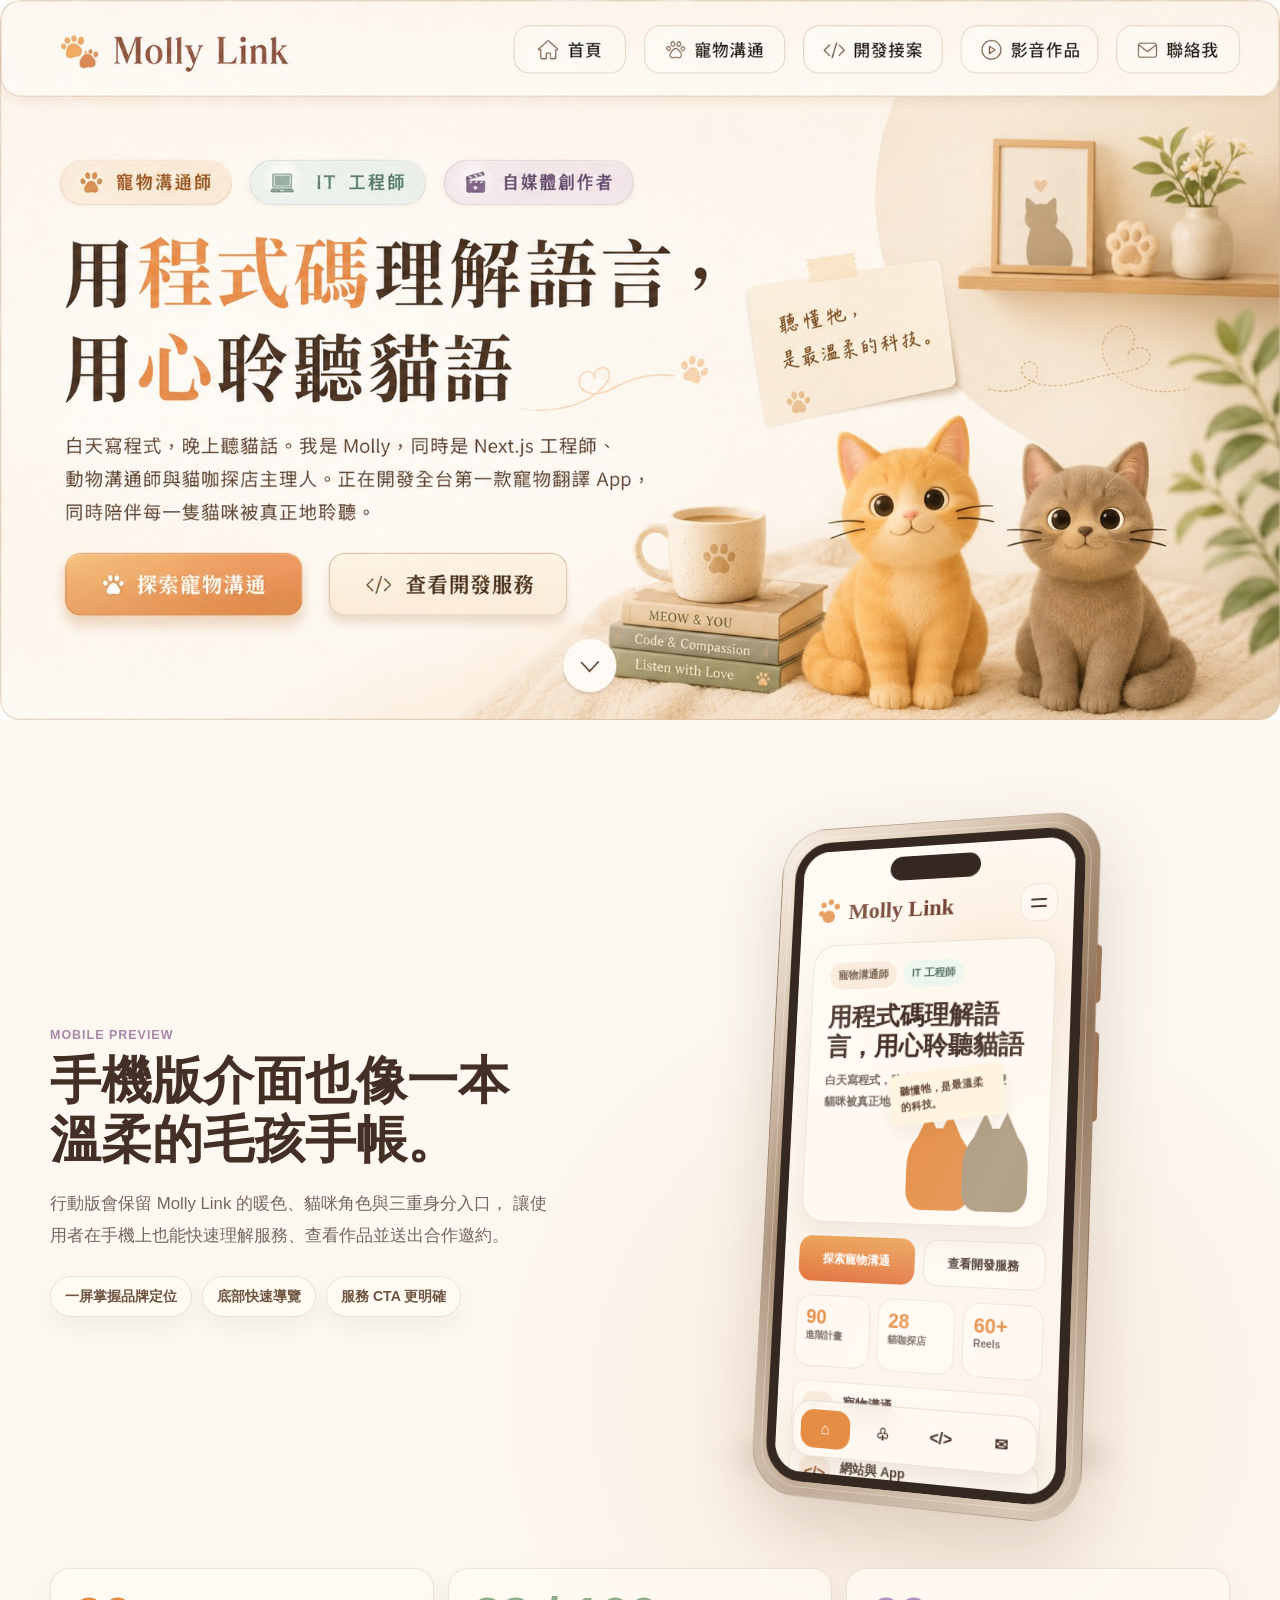
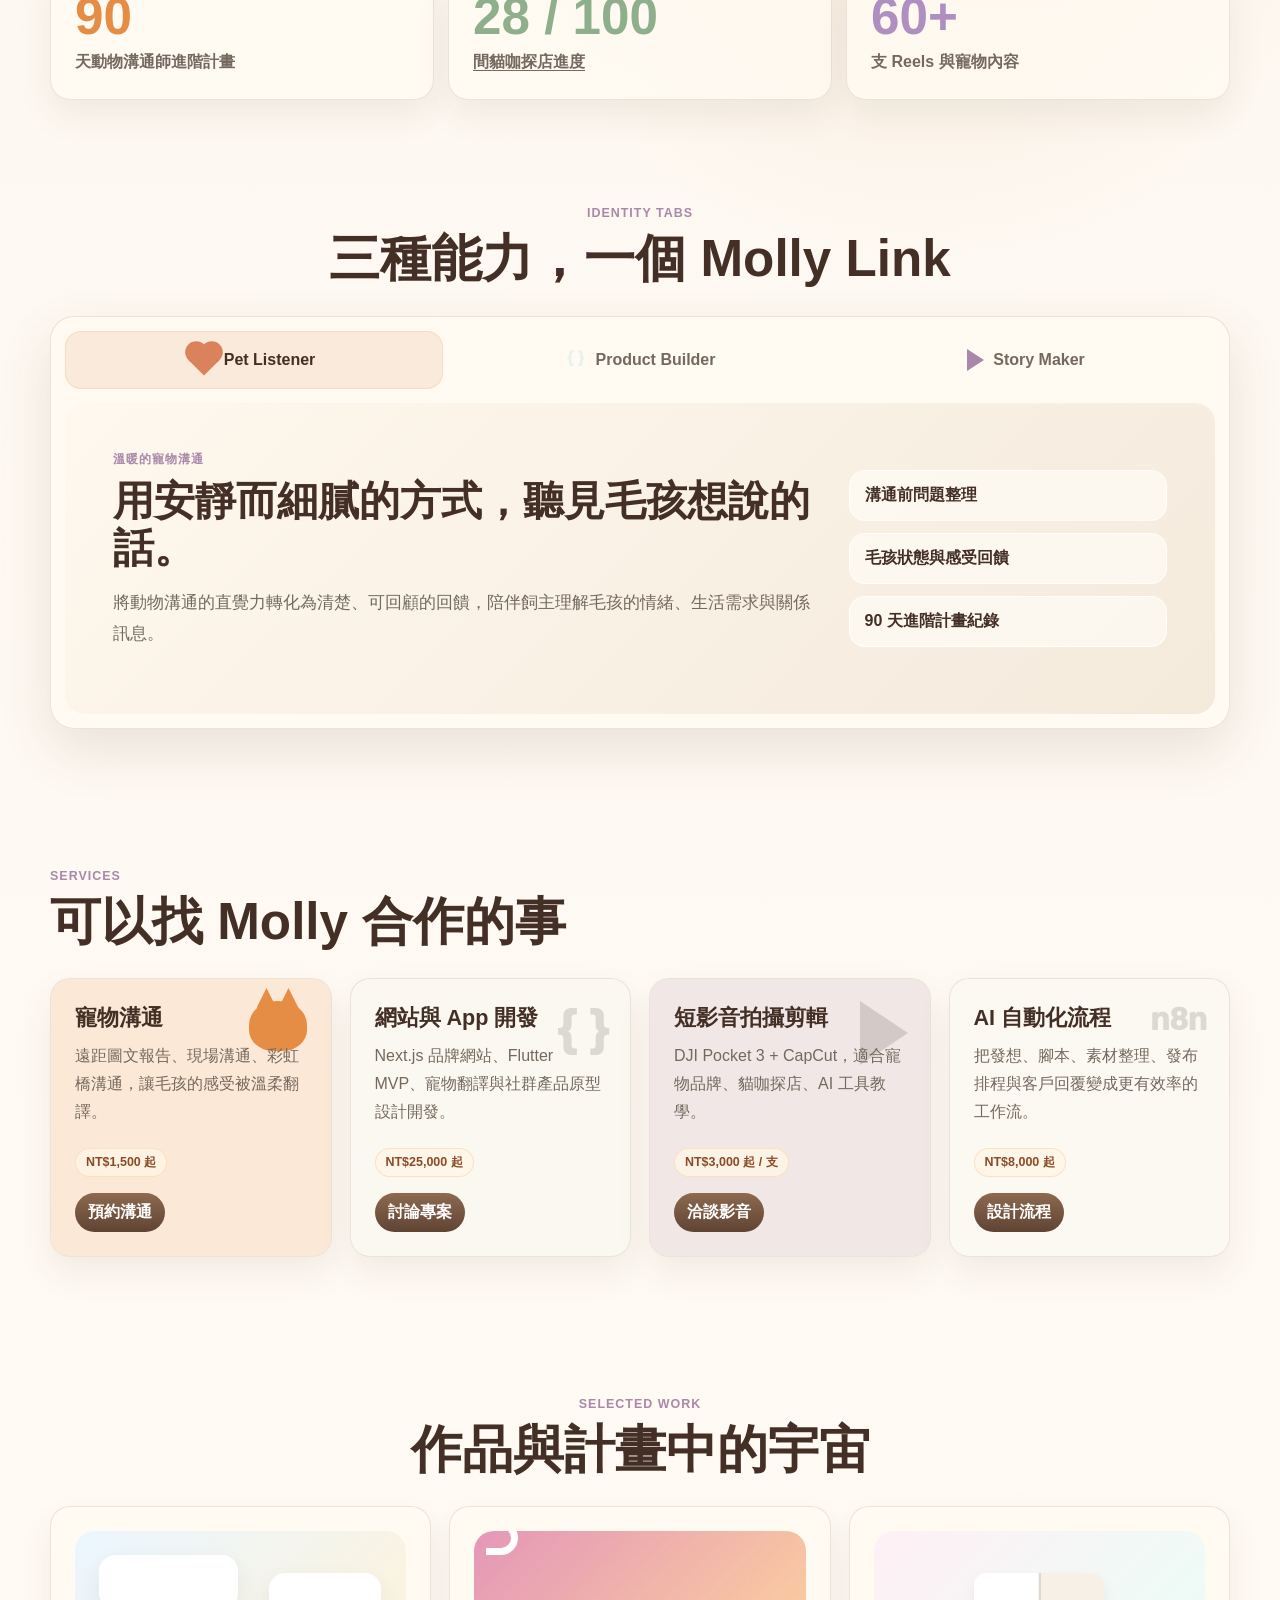
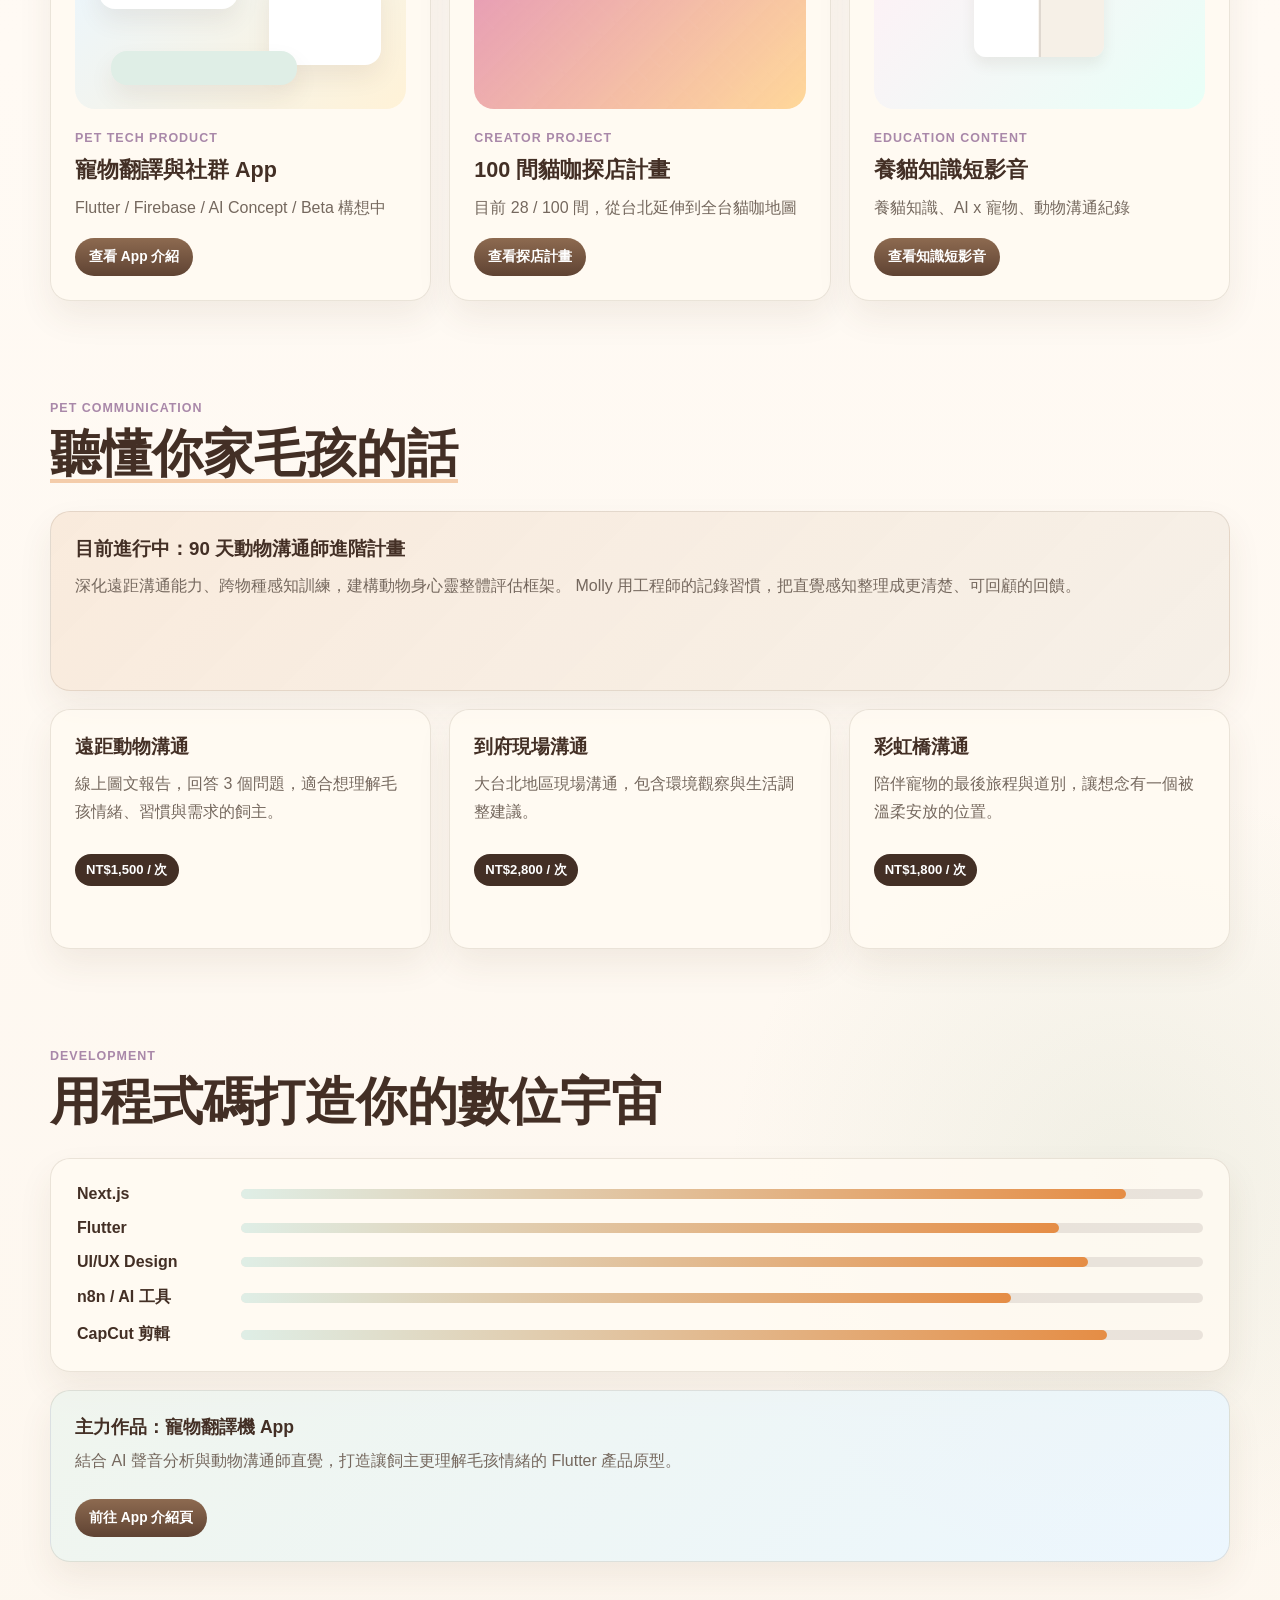
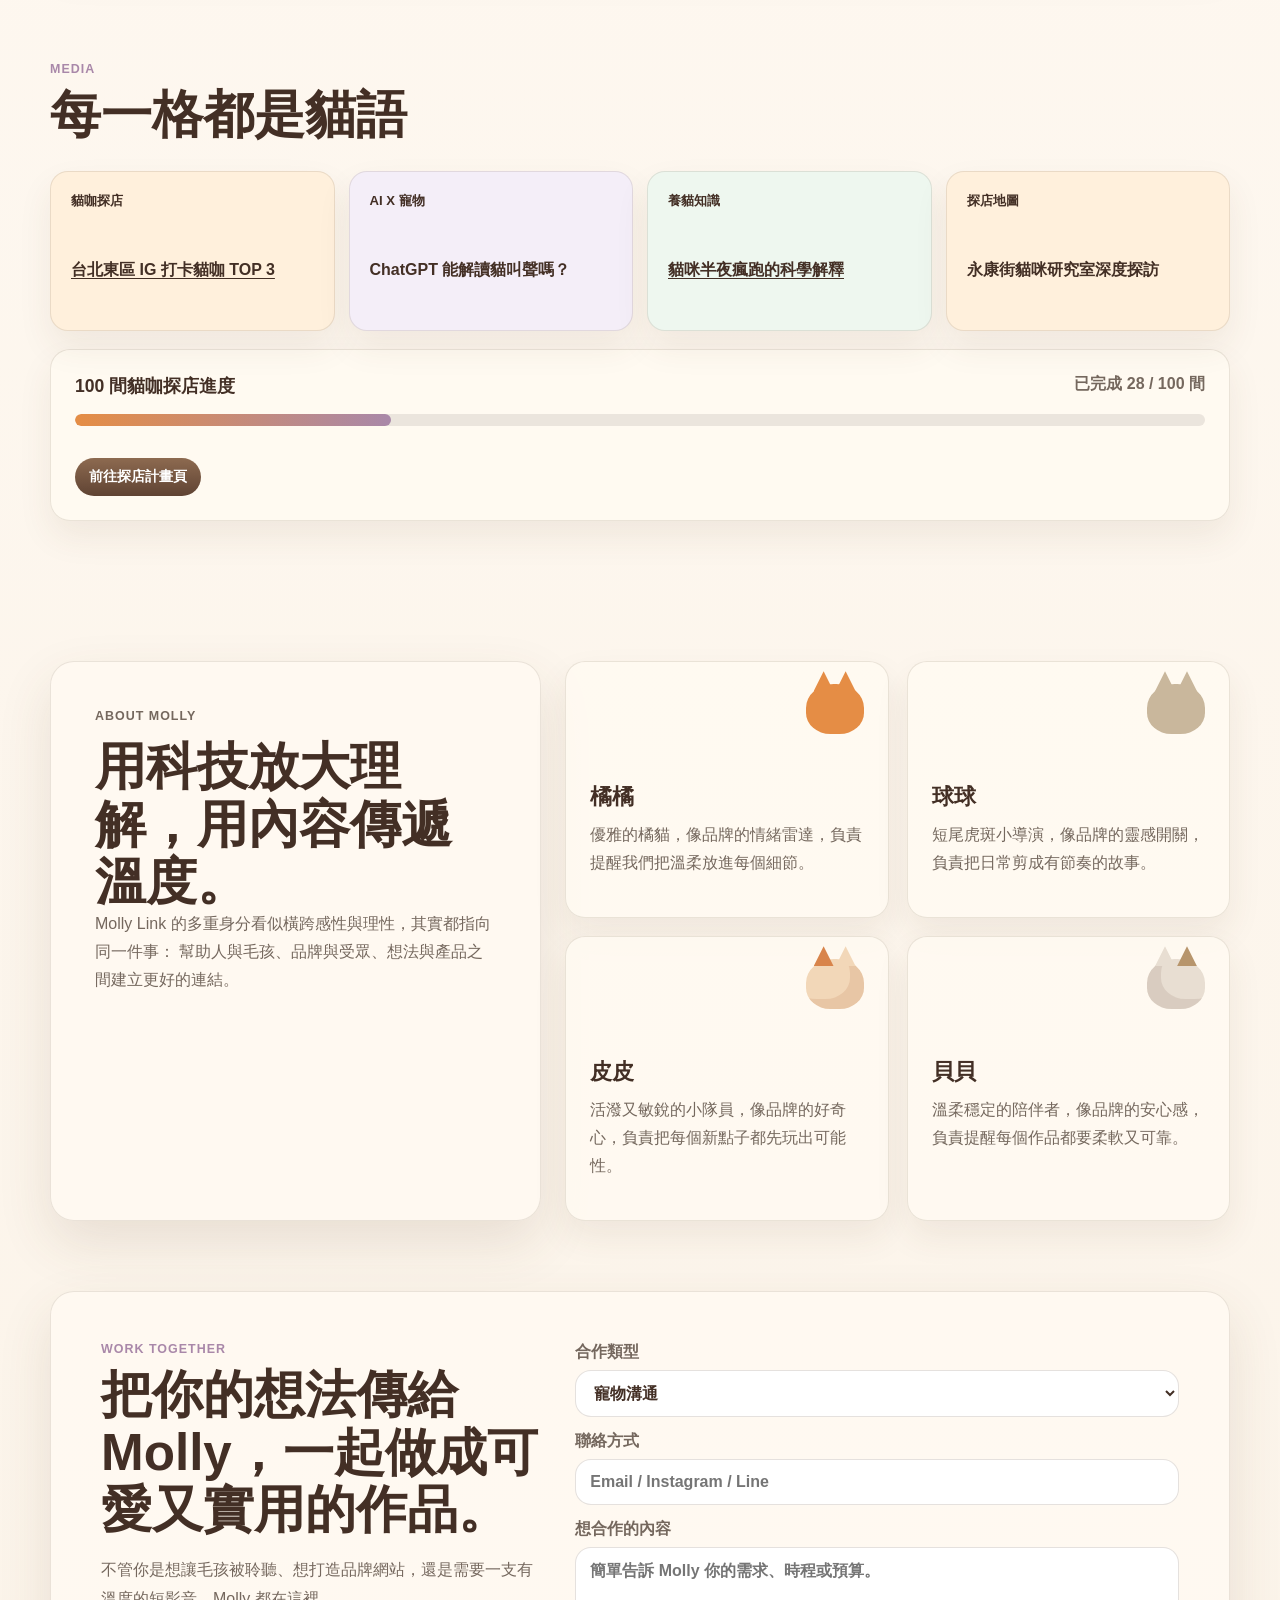
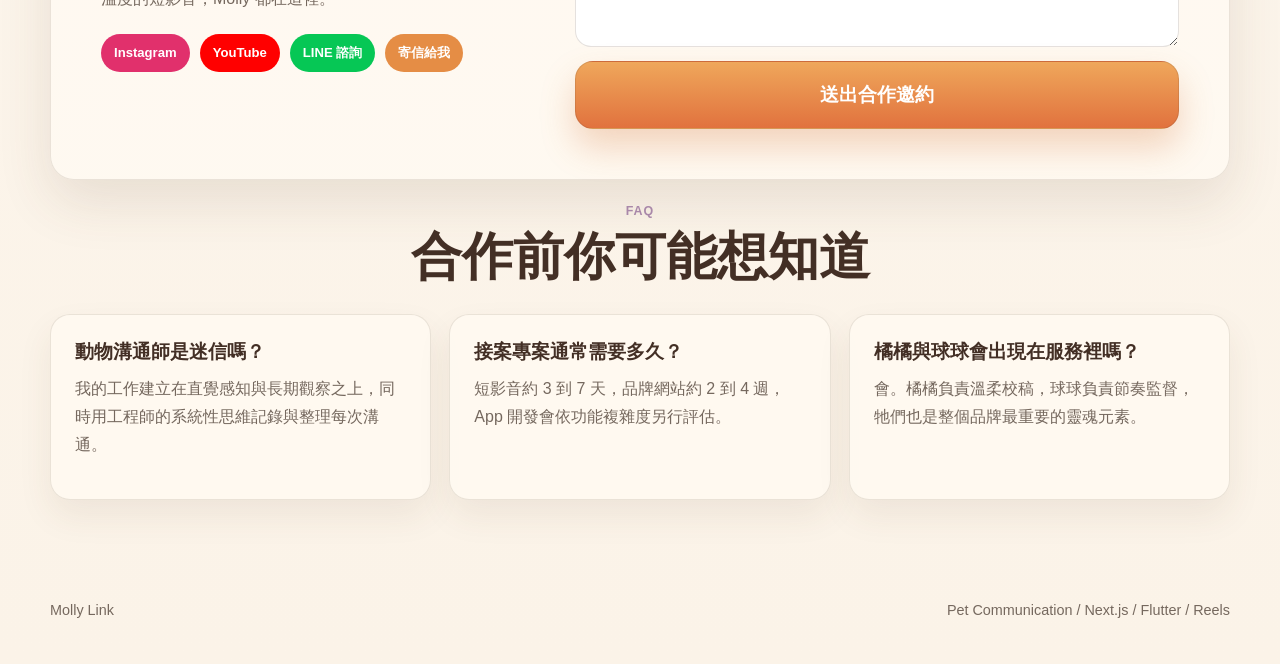
<file: index.html>
<!doctype html>
<html lang="zh-Hant">
  <head>
    <meta charset="utf-8" />
    <meta name="viewport" content="width=device-width, initial-scale=1" />
    <title>Molly Link | Pet, Tech & Story Portfolio</title>
    <meta
      name="description"
      content="Molly Link 的個人介紹與接案作品集：寵物溝通、Next.js / Flutter 開發、自媒體短影音創作。"
    />
    <link rel="stylesheet" href="./styles.css" />
  </head>
  <body>
    <header class="site-header" data-header>
      <a class="brand" href="#home" aria-label="Molly Link home">
        <span class="brand-mark" aria-hidden="true"></span>
        <span>
          <strong>Molly Link</strong>
        </span>
      </a>

      <button class="menu-toggle" type="button" aria-expanded="false" aria-controls="site-nav">
        <span></span>
        <span></span>
        <span></span>
      </button>

      <nav class="site-nav" id="site-nav" aria-label="主要導覽">
        <a href="#home"><span>⌂</span> 首頁</a>
        <a href="#pet"><span>♧</span> 寵物溝通</a>
        <a href="#dev"><span>&lt;/&gt;</span> 開發接案</a>
        <a href="#media"><span>▷</span> 影音作品</a>
        <a class="nav-cta" href="#contact"><span>✉</span> 聯絡我</a>
      </nav>
    </header>

    <main>
      <section class="hero hero-image-cover" id="home" aria-label="Molly Link 首頁封面">
        <img src="./assets/molly-link-cover.jpg" alt="Molly Link 首頁封面：用程式碼理解語言，用心聆聽貓語" />
        <a class="cover-hotspot cover-home" href="#home" aria-label="首頁"></a>
        <a class="cover-hotspot cover-pet" href="#pet" aria-label="寵物溝通"></a>
        <a class="cover-hotspot cover-dev" href="#dev" aria-label="開發接案"></a>
        <a class="cover-hotspot cover-media" href="#media" aria-label="影音作品"></a>
        <a class="cover-hotspot cover-contact" href="#contact" aria-label="聯絡我"></a>
        <a class="cover-hotspot cover-pet-cta" href="#pet" aria-label="探索寵物溝通"></a>
        <a class="cover-hotspot cover-dev-cta" href="#dev" aria-label="查看開發服務"></a>
        <a class="cover-scroll" href="#pet" aria-label="往下瀏覽"></a>
      </section>

      <section class="mobile-showcase" id="mobile" aria-labelledby="mobile-title">
        <div class="mobile-showcase-copy">
          <p class="section-label">Mobile Preview</p>
          <h2 id="mobile-title">手機版介面也像一本溫柔的毛孩手帳。</h2>
          <p>
            行動版會保留 Molly Link 的暖色、貓咪角色與三重身分入口，
            讓使用者在手機上也能快速理解服務、查看作品並送出合作邀約。
          </p>
          <div class="mobile-feature-list">
            <span>一屏掌握品牌定位</span>
            <span>底部快速導覽</span>
            <span>服務 CTA 更明確</span>
          </div>
        </div>

        <div class="phone-mockup" aria-label="Molly Link 手機版介面樣機">
          <div class="phone-shadow"></div>
          <div class="phone-body">
            <div class="phone-side-button top"></div>
            <div class="phone-side-button bottom"></div>
            <div class="phone-screen">
              <div class="phone-notch-ui"></div>
              <div class="mobile-ui">
                <header class="mobile-ui-header">
                  <span class="mobile-paw"></span>
                  <strong>Molly Link</strong>
                  <button type="button" aria-label="開啟選單"><span></span><span></span></button>
                </header>

                <section class="mobile-hero-card">
                  <div class="mobile-chip-row">
                    <span>寵物溝通師</span>
                    <span>IT 工程師</span>
                  </div>
                  <h3>用程式碼理解語言，用心聆聽貓語</h3>
                  <p>白天寫程式，晚上聽貓話。陪每一隻貓咪被真正地聆聽。</p>
                  <div class="mobile-cat-stage">
                    <span class="mobile-cat orange"></span>
                    <span class="mobile-cat tabby"></span>
                    <span class="mobile-note">聽懂牠，是最溫柔的科技。</span>
                  </div>
                </section>

                <section class="mobile-actions">
                  <a href="#pet">探索寵物溝通</a>
                  <a href="#dev">查看開發服務</a>
                </section>

                <section class="mobile-stat-grid">
                  <article><strong>90</strong><span>進階計畫</span></article>
                  <article><strong>28</strong><span>貓咖探店</span></article>
                  <article><strong>60+</strong><span>Reels</span></article>
                </section>

                <section class="mobile-service-list">
                  <article><span>🐾</span><div><strong>寵物溝通</strong><small>遠距圖文報告</small></div></article>
                  <article><span>&lt;/&gt;</span><div><strong>網站與 App</strong><small><a href="./pet-translator-app.html">寵物翻譯機 App</a></small></div></article>
                  <article><span>▷</span><div><strong>短影音作品</strong><small>貓咖與 AI 主題</small></div></article>
                </section>

                <nav class="mobile-bottom-nav" aria-label="手機版底部導覽">
                  <a href="#home">⌂</a>
                  <a href="#pet">♧</a>
                  <a href="#dev">&lt;/&gt;</a>
                  <a href="#contact">✉</a>
                </nav>
              </div>
            </div>
          </div>
        </div>
      </section>

      <section class="metrics" aria-label="Molly Link 目前進度">
        <article class="metric-card apricot">
          <strong>90</strong>
          <span>天動物溝通師進階計畫</span>
        </article>
        <article class="metric-card sage">
          <strong>28 / 100</strong>
          <span><a href="./cat-cafe-project.html">間貓咖探店進度</a></span>
        </article>
        <article class="metric-card mauve">
          <strong>60+</strong>
          <span>支 Reels 與寵物內容</span>
        </article>
      </section>

      <section class="identity-tabs" aria-labelledby="identity-title">
        <div class="section-heading">
          <p>Identity Tabs</p>
          <h2 id="identity-title">三種能力，一個 Molly Link</h2>
        </div>

        <div class="tab-shell">
          <div class="tabs" role="tablist" aria-label="Molly Link 三重身分">
            <button class="tab active" type="button" role="tab" aria-selected="true" data-tab="pet">
              <span class="tab-icon heart-icon"></span>
              Pet Listener
            </button>
            <button class="tab" type="button" role="tab" aria-selected="false" data-tab="builder">
              <span class="tab-icon code-icon"></span>
              Product Builder
            </button>
            <button class="tab" type="button" role="tab" aria-selected="false" data-tab="story">
              <span class="tab-icon play-icon"></span>
              Story Maker
            </button>
          </div>

          <div class="tab-panel active" data-panel="pet">
            <div>
              <p class="panel-kicker">溫暖的寵物溝通</p>
              <h3>用安靜而細膩的方式，聽見毛孩想說的話。</h3>
              <p>
                將動物溝通的直覺力轉化為清楚、可回顧的回饋，陪伴飼主理解毛孩的情緒、生活需求與關係訊息。
              </p>
            </div>
            <ul class="panel-list">
              <li>溝通前問題整理</li>
              <li>毛孩狀態與感受回饋</li>
              <li>90 天進階計畫紀錄</li>
            </ul>
          </div>

          <div class="tab-panel" data-panel="builder">
            <div>
              <p class="panel-kicker">理性的產品開發</p>
              <h3>把靈感做成真的能上線、能被使用的網站與 App。</h3>
              <p>
                以 Next.js、Flutter 與 AI 自動化工具，把個人品牌、服務流程、內容工作流與寵物科技產品變成具體介面。
              </p>
            </div>
            <ul class="panel-list">
              <li>個人品牌網站與 Landing Page</li>
              <li>Flutter App MVP</li>
              <li>n8n / AI 工作流導入</li>
            </ul>
          </div>

          <div class="tab-panel" data-panel="story">
            <div>
              <p class="panel-kicker">活潑的影音創作</p>
              <h3>把寵物、AI 與日常觀察，剪成讓人想看下去的故事。</h3>
              <p>
                從腳本、拍攝到剪輯，將貓咖探店、養貓知識與工具分享做成適合 Reels、Shorts、TikTok 的短影音內容。
              </p>
            </div>
            <ul class="panel-list">
              <li>DJI Pocket 3 拍攝</li>
              <li>CapCut 剪輯節奏</li>
              <li>社群短影音企劃</li>
            </ul>
          </div>
        </div>
      </section>

      <section class="services" id="services">
        <div class="section-heading align-left">
          <p>Services</p>
          <h2>可以找 Molly 合作的事</h2>
        </div>
        <div class="service-grid">
          <article class="service-card warm">
            <span class="mini-cat orange"></span>
            <h3>寵物溝通</h3>
            <p>遠距圖文報告、現場溝通、彩虹橋溝通，讓毛孩的感受被溫柔翻譯。</p>
            <span class="price-chip">NT$1,500 起</span>
            <a href="#contact">預約溝通</a>
          </article>
          <article class="service-card mint">
            <span class="service-symbol">{ }</span>
            <h3>網站與 App 開發</h3>
            <p>Next.js 品牌網站、Flutter MVP、寵物翻譯與社群產品原型設計開發。</p>
            <span class="price-chip">NT$25,000 起</span>
            <a href="#contact">討論專案</a>
          </article>
          <article class="service-card berry">
            <span class="service-symbol play-symbol"></span>
            <h3>短影音拍攝剪輯</h3>
            <p>DJI Pocket 3 + CapCut，適合寵物品牌、貓咖探店、AI 工具教學。</p>
            <span class="price-chip">NT$3,000 起 / 支</span>
            <a href="#contact">洽談影音</a>
          </article>
          <article class="service-card sky">
            <span class="service-symbol flow-symbol">n8n</span>
            <h3>AI 自動化流程</h3>
            <p>把發想、腳本、素材整理、發布排程與客戶回覆變成更有效率的工作流。</p>
            <span class="price-chip">NT$8,000 起</span>
            <a href="#contact">設計流程</a>
          </article>
        </div>
      </section>

      <section class="work" id="work">
        <div class="section-heading">
          <p>Selected Work</p>
          <h2>作品與計畫中的宇宙</h2>
        </div>
        <div class="work-grid">
          <article class="work-card">
            <div class="work-visual app-visual">
              <span></span>
              <span></span>
              <span></span>
            </div>
            <p>Pet Tech Product</p>
            <h3>寵物翻譯與社群 App</h3>
            <span>Flutter / Firebase / AI Concept / Beta 構想中</span>
            <a class="work-card-link" href="./pet-translator-app.html">查看 App 介紹</a>
          </article>
          <article class="work-card">
            <div class="work-visual cafe-visual">
              <span class="map-pin"></span>
              <span class="cup"></span>
            </div>
            <p>Creator Project</p>
            <h3>100 間貓咖探店計畫</h3>
            <span>目前 28 / 100 間，從台北延伸到全台貓咖地圖</span>
            <a class="work-card-link" href="./cat-cafe-project.html">查看探店計畫</a>
          </article>
          <article class="work-card">
            <div class="work-visual knowledge-visual">
              <span class="book"></span>
              <span class="spark"></span>
            </div>
            <p>Education Content</p>
            <h3>養貓知識短影音</h3>
            <span>養貓知識、AI x 寵物、動物溝通紀錄</span>
            <a class="work-card-link" href="./cat-care-reels.html">查看知識短影音</a>
          </article>
        </div>
      </section>

      <section class="detail-section" id="pet">
        <div class="section-heading align-left">
          <p>Pet Communication</p>
          <h2><a class="heading-link" href="./pet-communication.html">聽懂你家毛孩的話</a></h2>
        </div>
        <div class="detail-grid">
          <article class="detail-card feature-card">
            <h3>目前進行中：90 天動物溝通師進階計畫</h3>
            <p>
              深化遠距溝通能力、跨物種感知訓練，建構動物身心靈整體評估框架。
              Molly 用工程師的記錄習慣，把直覺感知整理成更清楚、可回顧的回饋。
            </p>
          </article>
          <article class="detail-card">
            <h3>遠距動物溝通</h3>
            <p>線上圖文報告，回答 3 個問題，適合想理解毛孩情緒、習慣與需求的飼主。</p>
            <span>NT$1,500 / 次</span>
          </article>
          <article class="detail-card">
            <h3>到府現場溝通</h3>
            <p>大台北地區現場溝通，包含環境觀察與生活調整建議。</p>
            <span>NT$2,800 / 次</span>
          </article>
          <article class="detail-card">
            <h3>彩虹橋溝通</h3>
            <p>陪伴寵物的最後旅程與道別，讓想念有一個被溫柔安放的位置。</p>
            <span>NT$1,800 / 次</span>
          </article>
        </div>
      </section>

      <section class="detail-section" id="dev">
        <div class="section-heading align-left">
          <p>Development</p>
          <h2>用程式碼打造你的數位宇宙</h2>
        </div>
        <div class="skill-panel">
          <div class="skill-row"><span>Next.js</span><i style="--w: 92%"></i></div>
          <div class="skill-row"><span>Flutter</span><i style="--w: 85%"></i></div>
          <div class="skill-row"><span>UI/UX Design</span><i style="--w: 88%"></i></div>
          <div class="skill-row"><span>n8n / AI 工具</span><i style="--w: 80%"></i></div>
          <div class="skill-row"><span>CapCut 剪輯</span><i style="--w: 90%"></i></div>
        </div>
        <div class="highlight-strip">
          <strong>主力作品：寵物翻譯機 App</strong>
          <span>結合 AI 聲音分析與動物溝通師直覺，打造讓飼主更理解毛孩情緒的 Flutter 產品原型。</span>
          <a href="./pet-translator-app.html">前往 App 介紹頁</a>
        </div>
      </section>

      <section class="detail-section" id="media">
        <div class="section-heading align-left">
          <p>Media</p>
          <h2>每一格都是貓語</h2>
        </div>
        <div class="reel-grid">
          <article class="reel-card apricot"><strong>貓咖探店</strong><span><a href="./cat-cafe-project.html">台北東區 IG 打卡貓咖 TOP 3</a></span></article>
          <article class="reel-card mauve"><strong>AI x 寵物</strong><span>ChatGPT 能解讀貓叫聲嗎？</span></article>
          <article class="reel-card sage"><strong>養貓知識</strong><span><a href="./cat-care-reels.html">貓咪半夜瘋跑的科學解釋</a></span></article>
          <article class="reel-card apricot"><strong>探店地圖</strong><span>永康街貓咪研究室深度探訪</span></article>
        </div>
        <div class="progress-card">
          <div>
            <strong>100 間貓咖探店進度</strong>
            <span>已完成 28 / 100 間</span>
          </div>
          <div class="progress-bar"><i></i></div>
          <a class="work-card-link" href="./cat-cafe-project.html">前往探店計畫頁</a>
        </div>
      </section>

      <section class="about" id="about">
        <div class="about-copy">
          <p class="section-label">About Molly</p>
          <h2>用科技放大理解，用內容傳遞溫度。</h2>
          <p>
            Molly Link 的多重身分看似橫跨感性與理性，其實都指向同一件事：
            幫助人與毛孩、品牌與受眾、想法與產品之間建立更好的連結。
          </p>
        </div>
        <div class="cat-profiles">
          <article>
            <span class="mini-cat orange"></span>
            <h3>橘橘</h3>
            <p>優雅的橘貓，像品牌的情緒雷達，負責提醒我們把溫柔放進每個細節。</p>
          </article>
          <article>
            <span class="mini-cat tabby"></span>
            <h3>球球</h3>
            <p>短尾虎斑小導演，像品牌的靈感開關，負責把日常剪成有節奏的故事。</p>
          </article>
          <article>
            <span class="mini-cat pipi"></span>
            <h3>皮皮</h3>
            <p>活潑又敏銳的小隊員，像品牌的好奇心，負責把每個新點子都先玩出可能性。</p>
          </article>
          <article>
            <span class="mini-cat beibei"></span>
            <h3>貝貝</h3>
            <p>溫柔穩定的陪伴者，像品牌的安心感，負責提醒每個作品都要柔軟又可靠。</p>
          </article>
        </div>
      </section>

      <section class="contact" id="contact">
        <div>
          <p class="section-label">Work Together</p>
          <h2>把你的想法傳給 Molly，一起做成可愛又實用的作品。</h2>
          <p class="contact-note">
            不管你是想讓毛孩被聆聽、想打造品牌網站，還是需要一支有溫度的短影音，Molly 都在這裡。
          </p>
          <div class="social-actions" aria-label="社群與聯絡方式">
            <a class="ig" href="#contact">Instagram</a>
            <a class="yt" href="#contact">YouTube</a>
            <a class="line" href="#contact">LINE 諮詢</a>
            <a class="mail" href="#contact">寄信給我</a>
          </div>
        </div>
        <form class="contact-form">
          <label>
            合作類型
            <select>
              <option>寵物溝通</option>
              <option>網站 / App 開發</option>
              <option>短影音拍攝剪輯</option>
              <option>AI 工具與自動化</option>
              <option>品牌合作</option>
            </select>
          </label>
          <label>
            聯絡方式
            <input type="text" placeholder="Email / Instagram / Line" />
          </label>
          <label>
            想合作的內容
            <textarea rows="4" placeholder="簡單告訴 Molly 你的需求、時程或預算。"></textarea>
          </label>
          <button class="button primary" type="button">送出合作邀約</button>
        </form>
      </section>

      <section class="faq-section" aria-labelledby="faq-title">
        <div class="section-heading">
          <p>FAQ</p>
          <h2 id="faq-title">合作前你可能想知道</h2>
        </div>
        <div class="faq-grid">
          <article>
            <h3>動物溝通師是迷信嗎？</h3>
            <p>我的工作建立在直覺感知與長期觀察之上，同時用工程師的系統性思維記錄與整理每次溝通。</p>
          </article>
          <article>
            <h3>接案專案通常需要多久？</h3>
            <p>短影音約 3 到 7 天，品牌網站約 2 到 4 週，App 開發會依功能複雜度另行評估。</p>
          </article>
          <article>
            <h3>橘橘與球球會出現在服務裡嗎？</h3>
            <p>會。橘橘負責溫柔校稿，球球負責節奏監督，牠們也是整個品牌最重要的靈魂元素。</p>
          </article>
        </div>
      </section>
    </main>

    <footer class="site-footer">
      <span>Molly Link</span>
      <span>Pet Communication / Next.js / Flutter / Reels</span>
    </footer>

    <script src="./script.js"></script>
  </body>
</html>
</file>
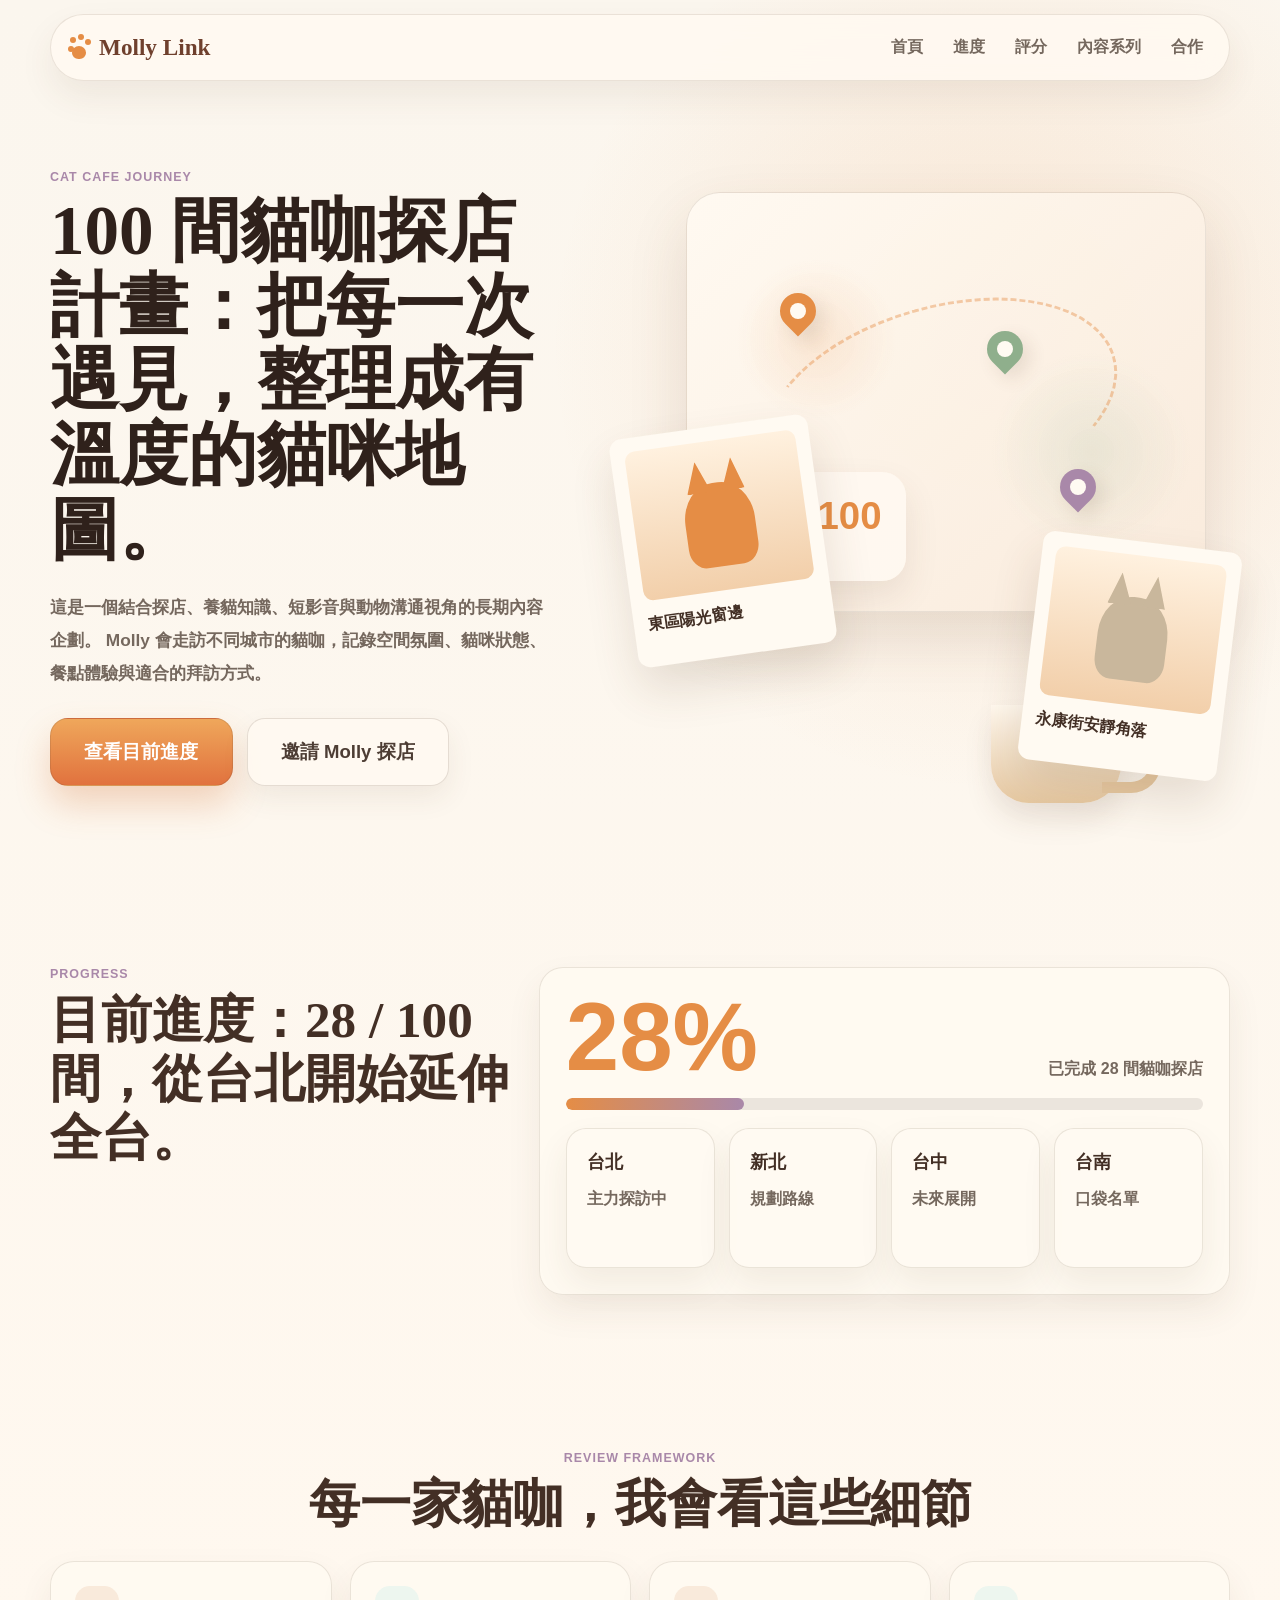
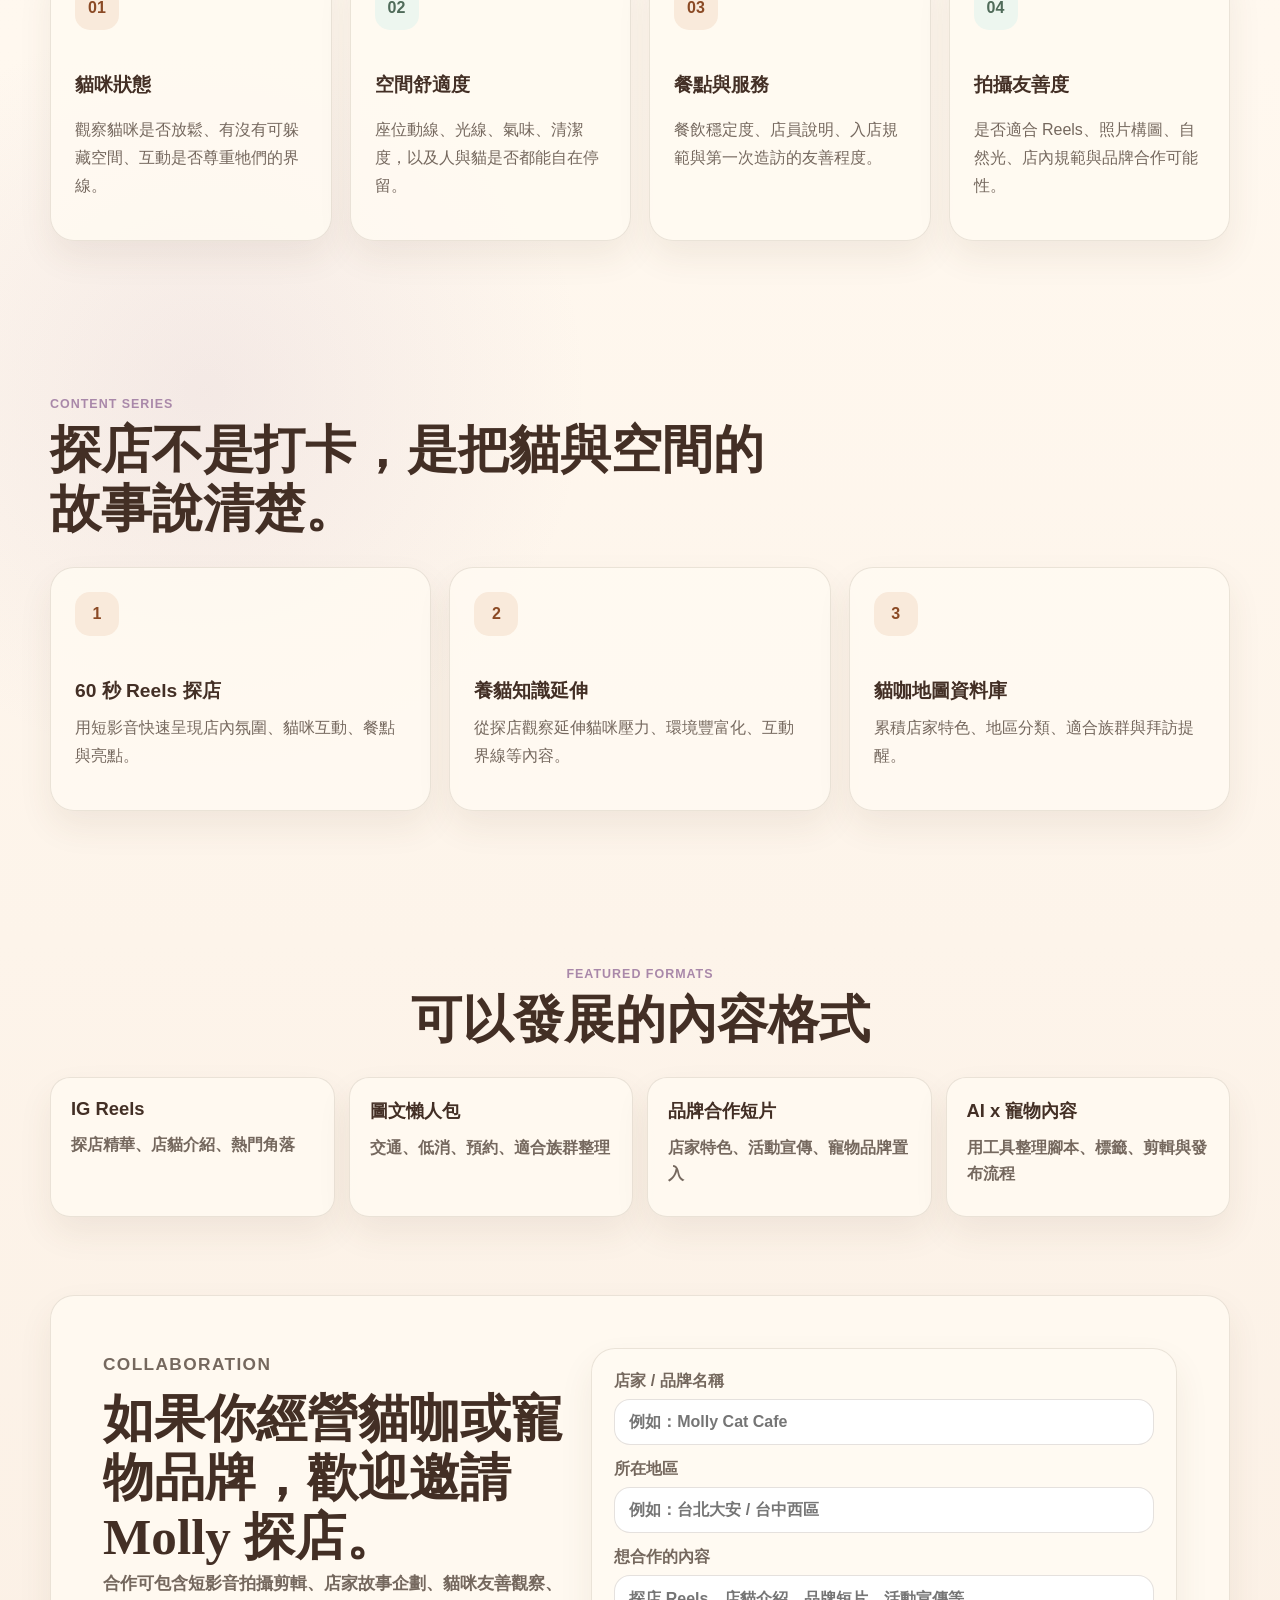
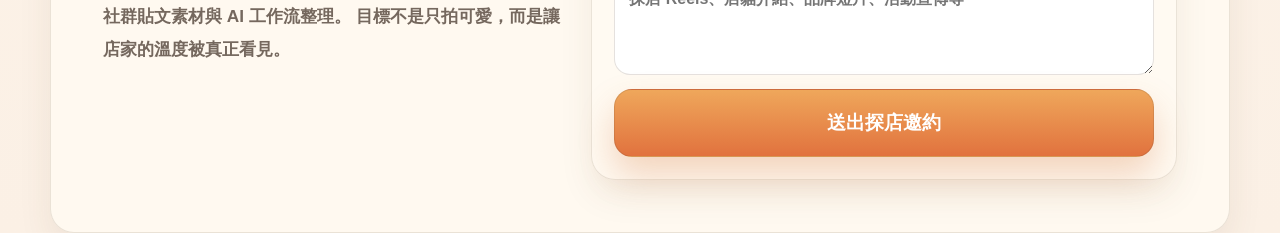
<file: cat-cafe-project.html>
<!doctype html>
<html lang="zh-Hant">
  <head>
    <meta charset="utf-8" />
    <meta name="viewport" content="width=device-width, initial-scale=1" />
    <title>Molly Link | 100 間貓咖探店計畫</title>
    <meta
      name="description"
      content="Molly Link 的 100 間貓咖探店計畫：以寵物視角、空間觀察、內容創作與社群地圖記錄每一家值得被看見的貓咖。"
    />
    <link rel="stylesheet" href="./styles.css" />
  </head>
  <body class="app-page cafe-page">
    <header class="app-page-nav">
      <a class="app-brand" href="./index.html#home">
        <span class="mobile-paw"></span>
        <strong>Molly Link</strong>
      </a>
      <nav aria-label="貓咖探店頁導覽">
        <a href="./index.html#home">首頁</a>
        <a href="#map">進度</a>
        <a href="#review">評分</a>
        <a href="#content">內容系列</a>
        <a href="#collab">合作</a>
      </nav>
    </header>

    <main>
      <section class="app-hero cafe-hero">
        <div class="app-hero-copy">
          <p class="section-label">Cat Cafe Journey</p>
          <h1>100 間貓咖探店計畫：把每一次遇見，整理成有溫度的貓咪地圖。</h1>
          <p>
            這是一個結合探店、養貓知識、短影音與動物溝通視角的長期內容企劃。
            Molly 會走訪不同城市的貓咖，記錄空間氛圍、貓咪狀態、餐點體驗與適合的拜訪方式。
          </p>
          <div class="app-hero-actions">
            <a class="button primary" href="#map">查看目前進度</a>
            <a class="button secondary" href="#collab">邀請 Molly 探店</a>
          </div>
        </div>

        <div class="cafe-hero-scene" aria-label="100 間貓咖探店計畫視覺">
          <div class="cafe-map-card">
            <div class="map-route"></div>
            <span class="pin p1"></span>
            <span class="pin p2"></span>
            <span class="pin p3"></span>
            <div class="cafe-progress-badge">
              <strong>28 / 100</strong>
              <span>目前已探訪</span>
            </div>
          </div>
          <div class="cafe-polaroid one">
            <span class="photo-cat orange"></span>
            <strong>東區陽光窗邊</strong>
          </div>
          <div class="cafe-polaroid two">
            <span class="photo-cat tabby"></span>
            <strong>永康街安靜角落</strong>
          </div>
          <div class="cafe-cup-large"></div>
        </div>
      </section>

      <section class="app-section app-problem" id="map">
        <div>
          <p class="section-label">Progress</p>
          <h2>目前進度：28 / 100 間，從台北開始延伸全台。</h2>
        </div>
        <div class="cafe-progress-panel">
          <div class="cafe-progress-top">
            <strong>28%</strong>
            <span>已完成 28 間貓咖探店</span>
          </div>
          <div class="progress-bar cafe-bar"><i></i></div>
          <div class="cafe-city-grid">
            <article><strong>台北</strong><span>主力探訪中</span></article>
            <article><strong>新北</strong><span>規劃路線</span></article>
            <article><strong>台中</strong><span>未來展開</span></article>
            <article><strong>台南</strong><span>口袋名單</span></article>
          </div>
        </div>
      </section>

      <section class="app-section" id="review">
        <div class="section-heading">
          <p>Review Framework</p>
          <h2>每一家貓咖，我會看這些細節</h2>
        </div>
        <div class="app-feature-grid cafe-review-grid">
          <article>
            <span>01</span>
            <h3>貓咪狀態</h3>
            <p>觀察貓咪是否放鬆、有沒有可躲藏空間、互動是否尊重牠們的界線。</p>
          </article>
          <article>
            <span>02</span>
            <h3>空間舒適度</h3>
            <p>座位動線、光線、氣味、清潔度，以及人與貓是否都能自在停留。</p>
          </article>
          <article>
            <span>03</span>
            <h3>餐點與服務</h3>
            <p>餐飲穩定度、店員說明、入店規範與第一次造訪的友善程度。</p>
          </article>
          <article>
            <span>04</span>
            <h3>拍攝友善度</h3>
            <p>是否適合 Reels、照片構圖、自然光、店內規範與品牌合作可能性。</p>
          </article>
        </div>
      </section>

      <section class="app-section app-flow" id="content">
        <div class="section-heading align-left">
          <p>Content Series</p>
          <h2>探店不是打卡，是把貓與空間的故事說清楚。</h2>
        </div>
        <div class="app-flow-steps">
          <article>
            <span>1</span>
            <strong>60 秒 Reels 探店</strong>
            <p>用短影音快速呈現店內氛圍、貓咪互動、餐點與亮點。</p>
          </article>
          <article>
            <span>2</span>
            <strong>養貓知識延伸</strong>
            <p>從探店觀察延伸貓咪壓力、環境豐富化、互動界線等內容。</p>
          </article>
          <article>
            <span>3</span>
            <strong>貓咖地圖資料庫</strong>
            <p>累積店家特色、地區分類、適合族群與拜訪提醒。</p>
          </article>
        </div>
      </section>

      <section class="app-section cafe-feature-section">
        <div class="section-heading">
          <p>Featured Formats</p>
          <h2>可以發展的內容格式</h2>
        </div>
        <div class="cafe-format-grid">
          <article><strong>IG Reels</strong><span>探店精華、店貓介紹、熱門角落</span></article>
          <article><strong>圖文懶人包</strong><span>交通、低消、預約、適合族群整理</span></article>
          <article><strong>品牌合作短片</strong><span>店家特色、活動宣傳、寵物品牌置入</span></article>
          <article><strong>AI x 寵物內容</strong><span>用工具整理腳本、標籤、剪輯與發布流程</span></article>
        </div>
      </section>

      <section class="app-section app-beta cafe-collab" id="collab">
        <div>
          <p class="section-label">Collaboration</p>
          <h2>如果你經營貓咖或寵物品牌，歡迎邀請 Molly 探店。</h2>
          <p>
            合作可包含短影音拍攝剪輯、店家故事企劃、貓咪友善觀察、社群貼文素材與 AI 工作流整理。
            目標不是只拍可愛，而是讓店家的溫度被真正看見。
          </p>
        </div>
        <form class="app-beta-form">
          <label>
            店家 / 品牌名稱
            <input type="text" placeholder="例如：Molly Cat Cafe" />
          </label>
          <label>
            所在地區
            <input type="text" placeholder="例如：台北大安 / 台中西區" />
          </label>
          <label>
            想合作的內容
            <textarea rows="4" placeholder="探店 Reels、店貓介紹、品牌短片、活動宣傳等"></textarea>
          </label>
          <button class="button primary" type="button">送出探店邀約</button>
        </form>
      </section>
    </main>
  </body>
</html>
</file>
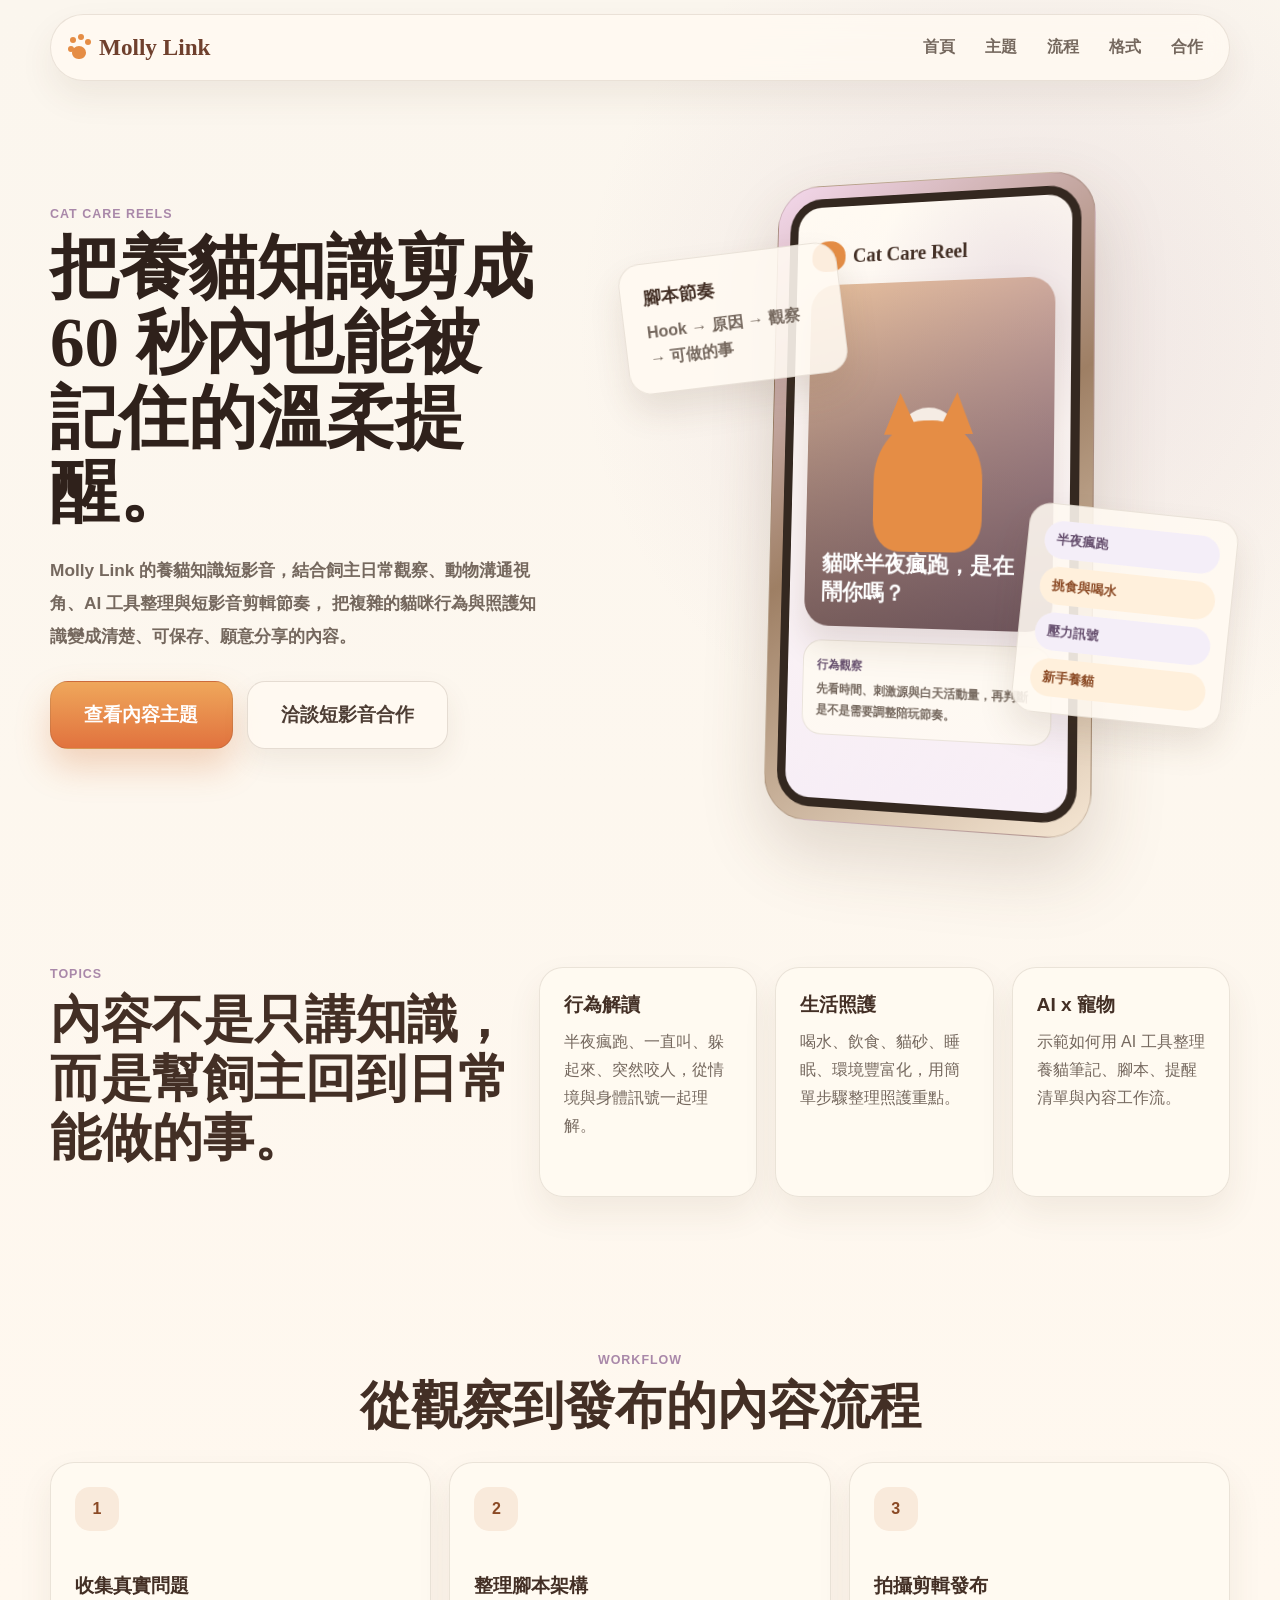
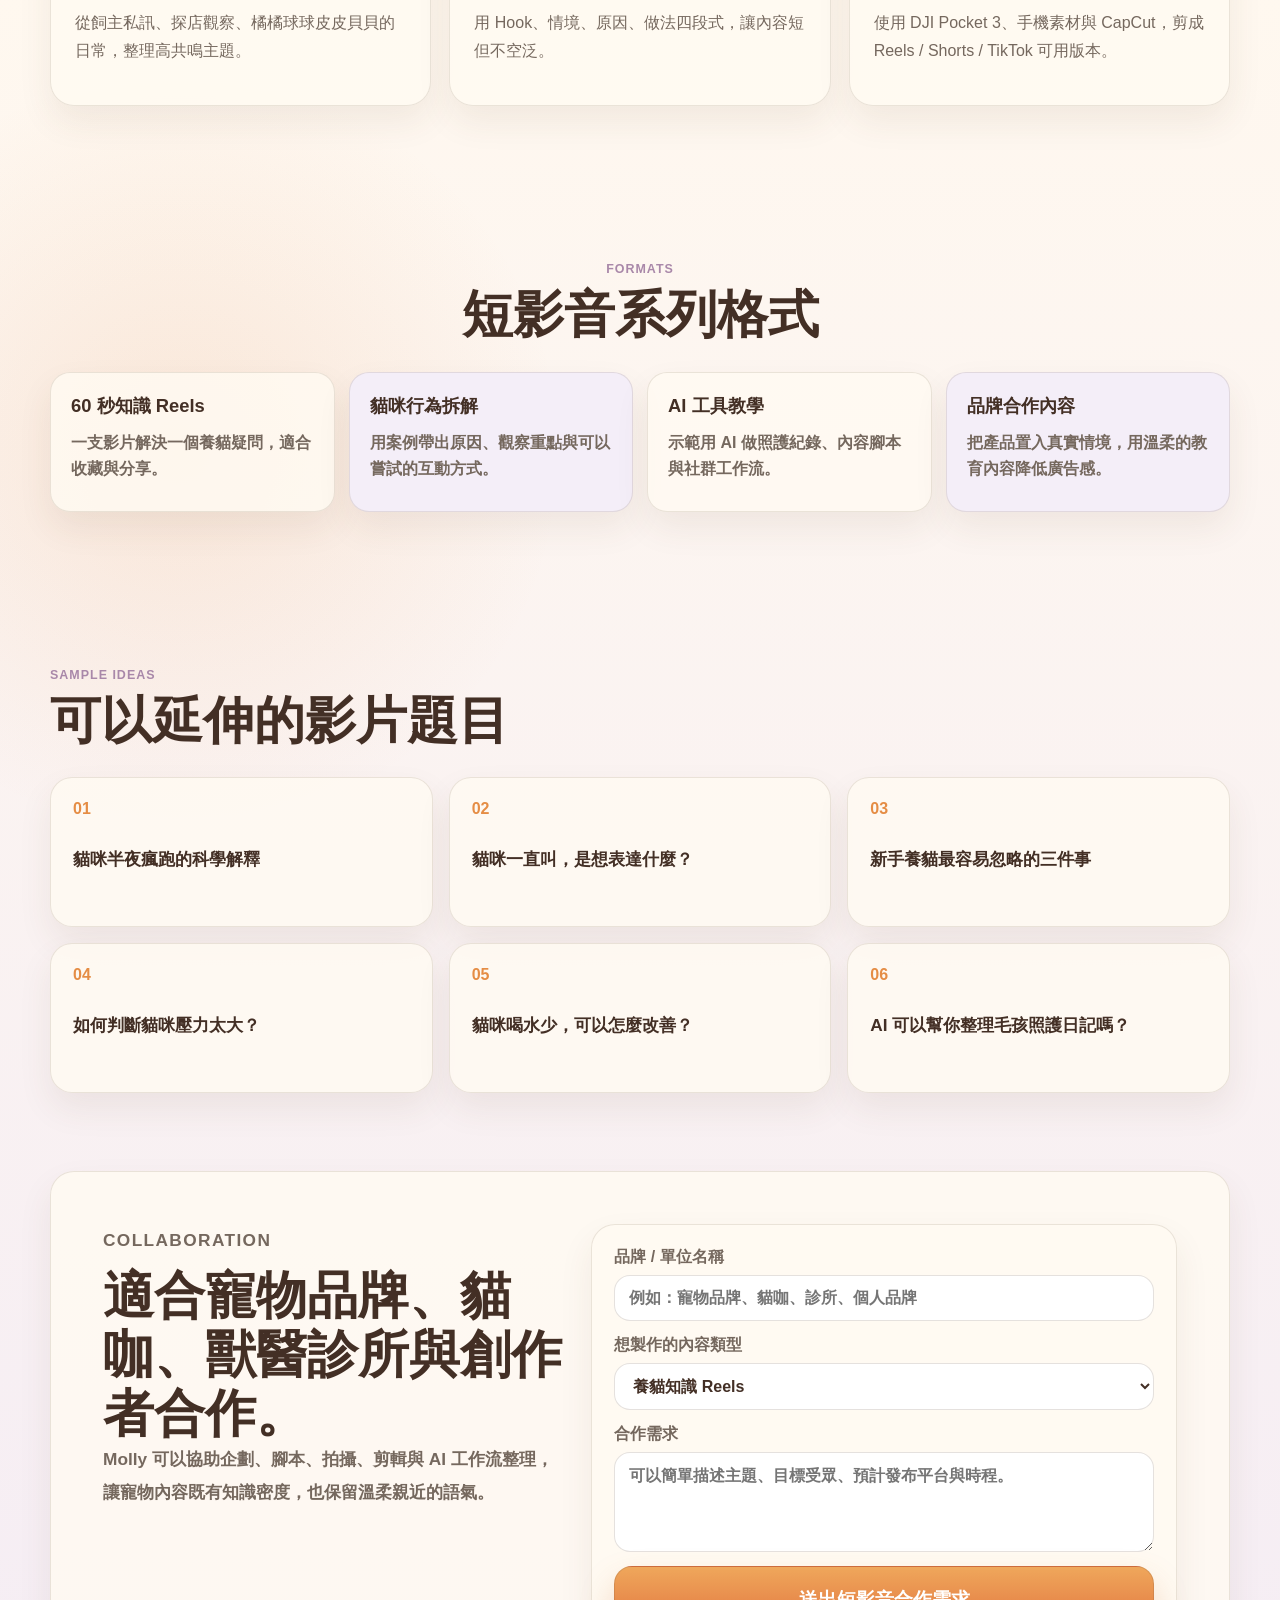
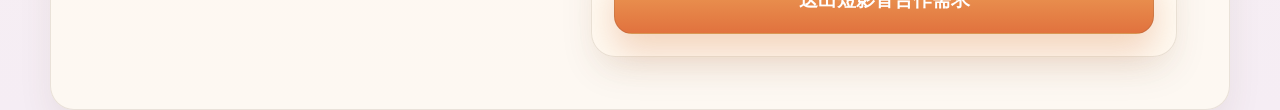
<file: cat-care-reels.html>
<!doctype html>
<html lang="zh-Hant">
  <head>
    <meta charset="utf-8" />
    <meta name="viewport" content="width=device-width, initial-scale=1" />
    <title>Molly Link | 養貓知識短影音</title>
    <meta
      name="description"
      content="Molly Link 的養貓知識短影音企劃：用 Reels、Shorts 與 AI 工具，把養貓知識、行為觀察與照護提醒做成溫柔好懂的內容。"
    />
    <link rel="stylesheet" href="./styles.css" />
  </head>
  <body class="app-page reels-page">
    <header class="app-page-nav">
      <a class="app-brand" href="./index.html#home">
        <span class="mobile-paw"></span>
        <strong>Molly Link</strong>
      </a>
      <nav aria-label="養貓知識短影音頁導覽">
        <a href="./index.html#home">首頁</a>
        <a href="#topics">主題</a>
        <a href="#workflow">流程</a>
        <a href="#formats">格式</a>
        <a href="#collab">合作</a>
      </nav>
    </header>

    <main>
      <section class="app-hero reels-hero">
        <div class="app-hero-copy">
          <p class="section-label">Cat Care Reels</p>
          <h1>把養貓知識剪成 60 秒內也能被記住的溫柔提醒。</h1>
          <p>
            Molly Link 的養貓知識短影音，結合飼主日常觀察、動物溝通視角、AI 工具整理與短影音剪輯節奏，
            把複雜的貓咪行為與照護知識變成清楚、可保存、願意分享的內容。
          </p>
          <div class="app-hero-actions">
            <a class="button primary" href="#topics">查看內容主題</a>
            <a class="button secondary" href="#collab">洽談短影音合作</a>
          </div>
        </div>

        <div class="reels-hero-scene" aria-label="養貓知識短影音視覺">
          <div class="reels-phone">
            <div class="reels-screen">
              <div class="reels-topbar"><span></span><strong>Cat Care Reel</strong></div>
              <div class="reels-video-card">
                <span class="reels-play"></span>
                <div class="reels-cat"></div>
                <strong>貓咪半夜瘋跑，是在鬧你嗎？</strong>
              </div>
              <div class="reels-caption">
                <span>行為觀察</span>
                <p>先看時間、刺激源與白天活動量，再判斷是不是需要調整陪玩節奏。</p>
              </div>
            </div>
          </div>
          <div class="script-card">
            <strong>腳本節奏</strong>
            <span>Hook → 原因 → 觀察 → 可做的事</span>
          </div>
          <div class="topic-stack">
            <span>半夜瘋跑</span>
            <span>挑食與喝水</span>
            <span>壓力訊號</span>
            <span>新手養貓</span>
          </div>
        </div>
      </section>

      <section class="app-section app-problem" id="topics">
        <div>
          <p class="section-label">Topics</p>
          <h2>內容不是只講知識，而是幫飼主回到日常能做的事。</h2>
        </div>
        <div class="app-problem-grid">
          <article>
            <strong>行為解讀</strong>
            <p>半夜瘋跑、一直叫、躲起來、突然咬人，從情境與身體訊號一起理解。</p>
          </article>
          <article>
            <strong>生活照護</strong>
            <p>喝水、飲食、貓砂、睡眠、環境豐富化，用簡單步驟整理照護重點。</p>
          </article>
          <article>
            <strong>AI x 寵物</strong>
            <p>示範如何用 AI 工具整理養貓筆記、腳本、提醒清單與內容工作流。</p>
          </article>
        </div>
      </section>

      <section class="app-section" id="workflow">
        <div class="section-heading">
          <p>Workflow</p>
          <h2>從觀察到發布的內容流程</h2>
        </div>
        <div class="app-flow-steps">
          <article>
            <span>1</span>
            <strong>收集真實問題</strong>
            <p>從飼主私訊、探店觀察、橘橘球球皮皮貝貝的日常，整理高共鳴主題。</p>
          </article>
          <article>
            <span>2</span>
            <strong>整理腳本架構</strong>
            <p>用 Hook、情境、原因、做法四段式，讓內容短但不空泛。</p>
          </article>
          <article>
            <span>3</span>
            <strong>拍攝剪輯發布</strong>
            <p>使用 DJI Pocket 3、手機素材與 CapCut，剪成 Reels / Shorts / TikTok 可用版本。</p>
          </article>
        </div>
      </section>

      <section class="app-section" id="formats">
        <div class="section-heading">
          <p>Formats</p>
          <h2>短影音系列格式</h2>
        </div>
        <div class="cafe-format-grid reels-format-grid">
          <article><strong>60 秒知識 Reels</strong><span>一支影片解決一個養貓疑問，適合收藏與分享。</span></article>
          <article><strong>貓咪行為拆解</strong><span>用案例帶出原因、觀察重點與可以嘗試的互動方式。</span></article>
          <article><strong>AI 工具教學</strong><span>示範用 AI 做照護紀錄、內容腳本與社群工作流。</span></article>
          <article><strong>品牌合作內容</strong><span>把產品置入真實情境，用溫柔的教育內容降低廣告感。</span></article>
        </div>
      </section>

      <section class="app-section reels-library">
        <div class="section-heading align-left">
          <p>Sample Ideas</p>
          <h2>可以延伸的影片題目</h2>
        </div>
        <div class="reels-idea-grid">
          <article><span>01</span><strong>貓咪半夜瘋跑的科學解釋</strong></article>
          <article><span>02</span><strong>貓咪一直叫，是想表達什麼？</strong></article>
          <article><span>03</span><strong>新手養貓最容易忽略的三件事</strong></article>
          <article><span>04</span><strong>如何判斷貓咪壓力太大？</strong></article>
          <article><span>05</span><strong>貓咪喝水少，可以怎麼改善？</strong></article>
          <article><span>06</span><strong>AI 可以幫你整理毛孩照護日記嗎？</strong></article>
        </div>
      </section>

      <section class="app-section app-beta reels-collab" id="collab">
        <div>
          <p class="section-label">Collaboration</p>
          <h2>適合寵物品牌、貓咖、獸醫診所與創作者合作。</h2>
          <p>
            Molly 可以協助企劃、腳本、拍攝、剪輯與 AI 工作流整理，讓寵物內容既有知識密度，也保留溫柔親近的語氣。
          </p>
        </div>
        <form class="app-beta-form">
          <label>
            品牌 / 單位名稱
            <input type="text" placeholder="例如：寵物品牌、貓咖、診所、個人品牌" />
          </label>
          <label>
            想製作的內容類型
            <select>
              <option>養貓知識 Reels</option>
              <option>品牌合作短影音</option>
              <option>AI x 寵物工具教學</option>
              <option>系列內容企劃</option>
            </select>
          </label>
          <label>
            合作需求
            <textarea rows="4" placeholder="可以簡單描述主題、目標受眾、預計發布平台與時程。"></textarea>
          </label>
          <button class="button primary" type="button">送出短影音合作需求</button>
        </form>
      </section>
    </main>
  </body>
</html>
</file>
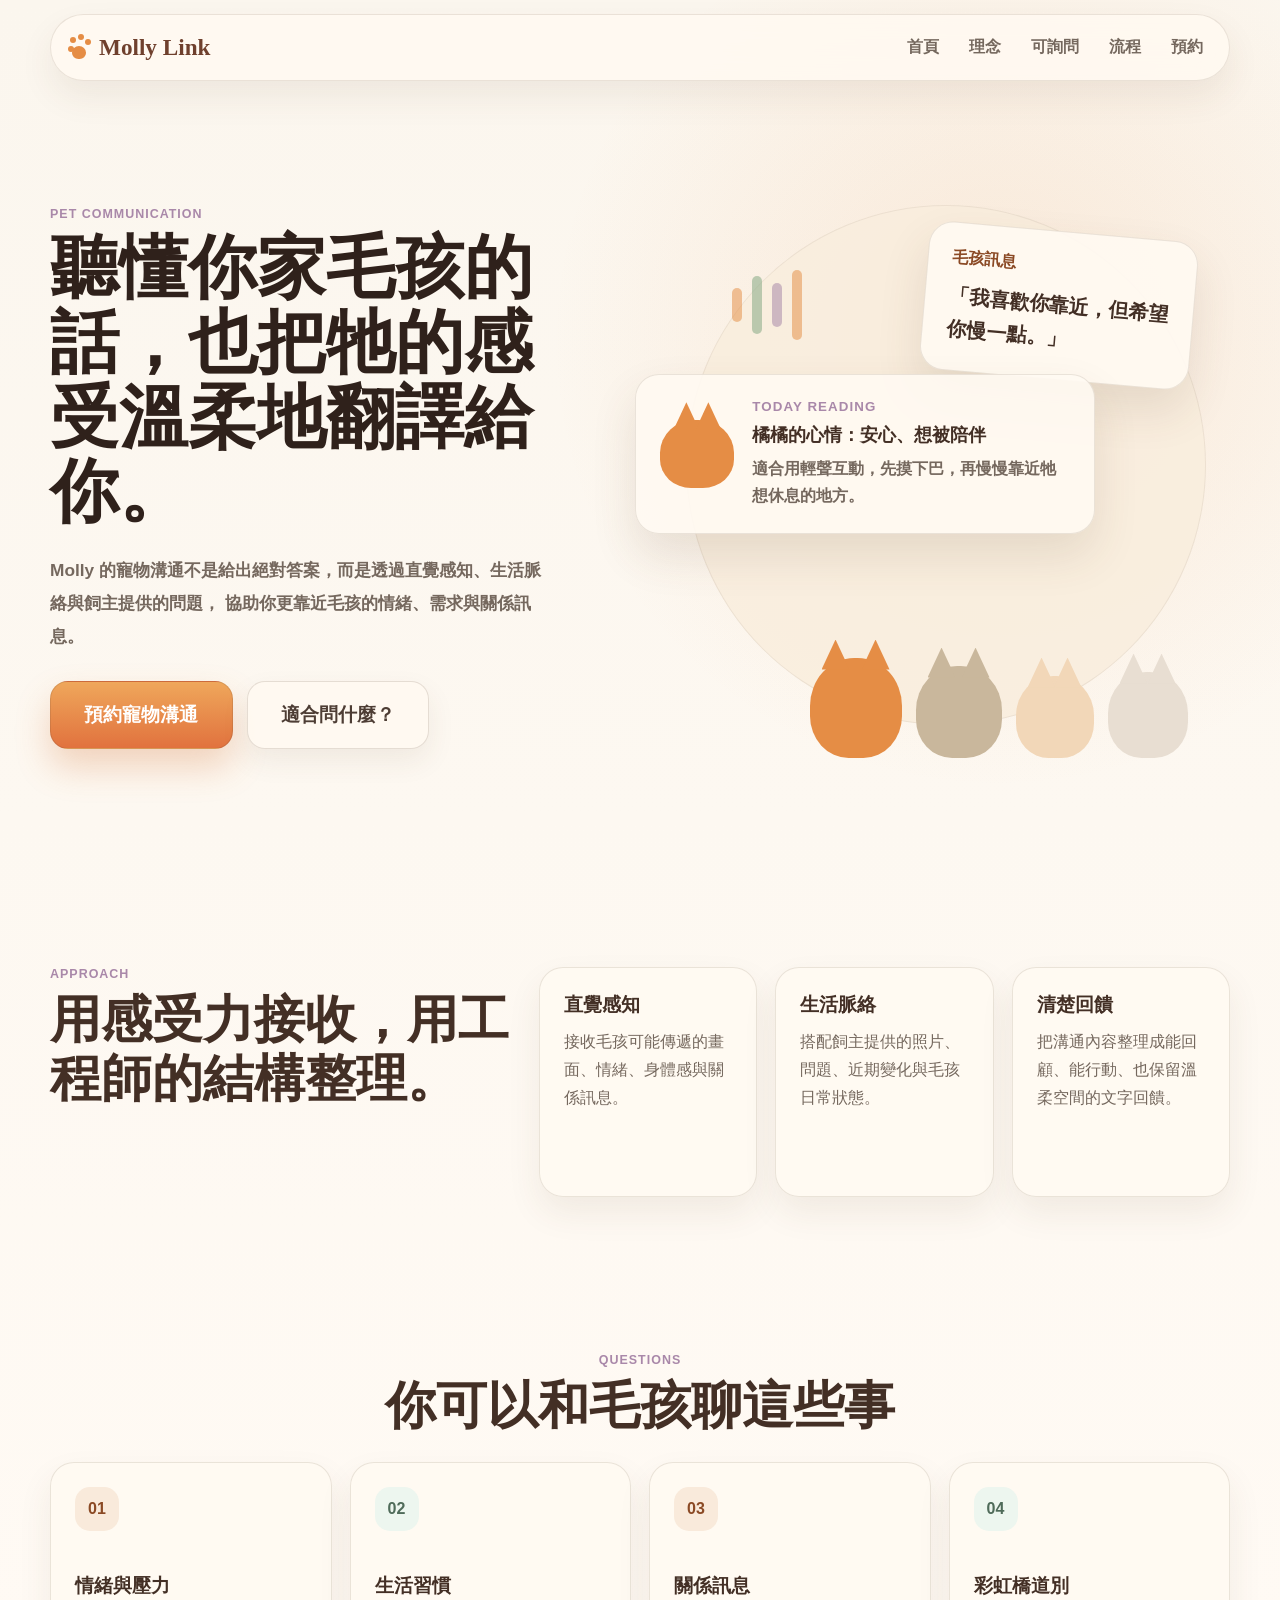
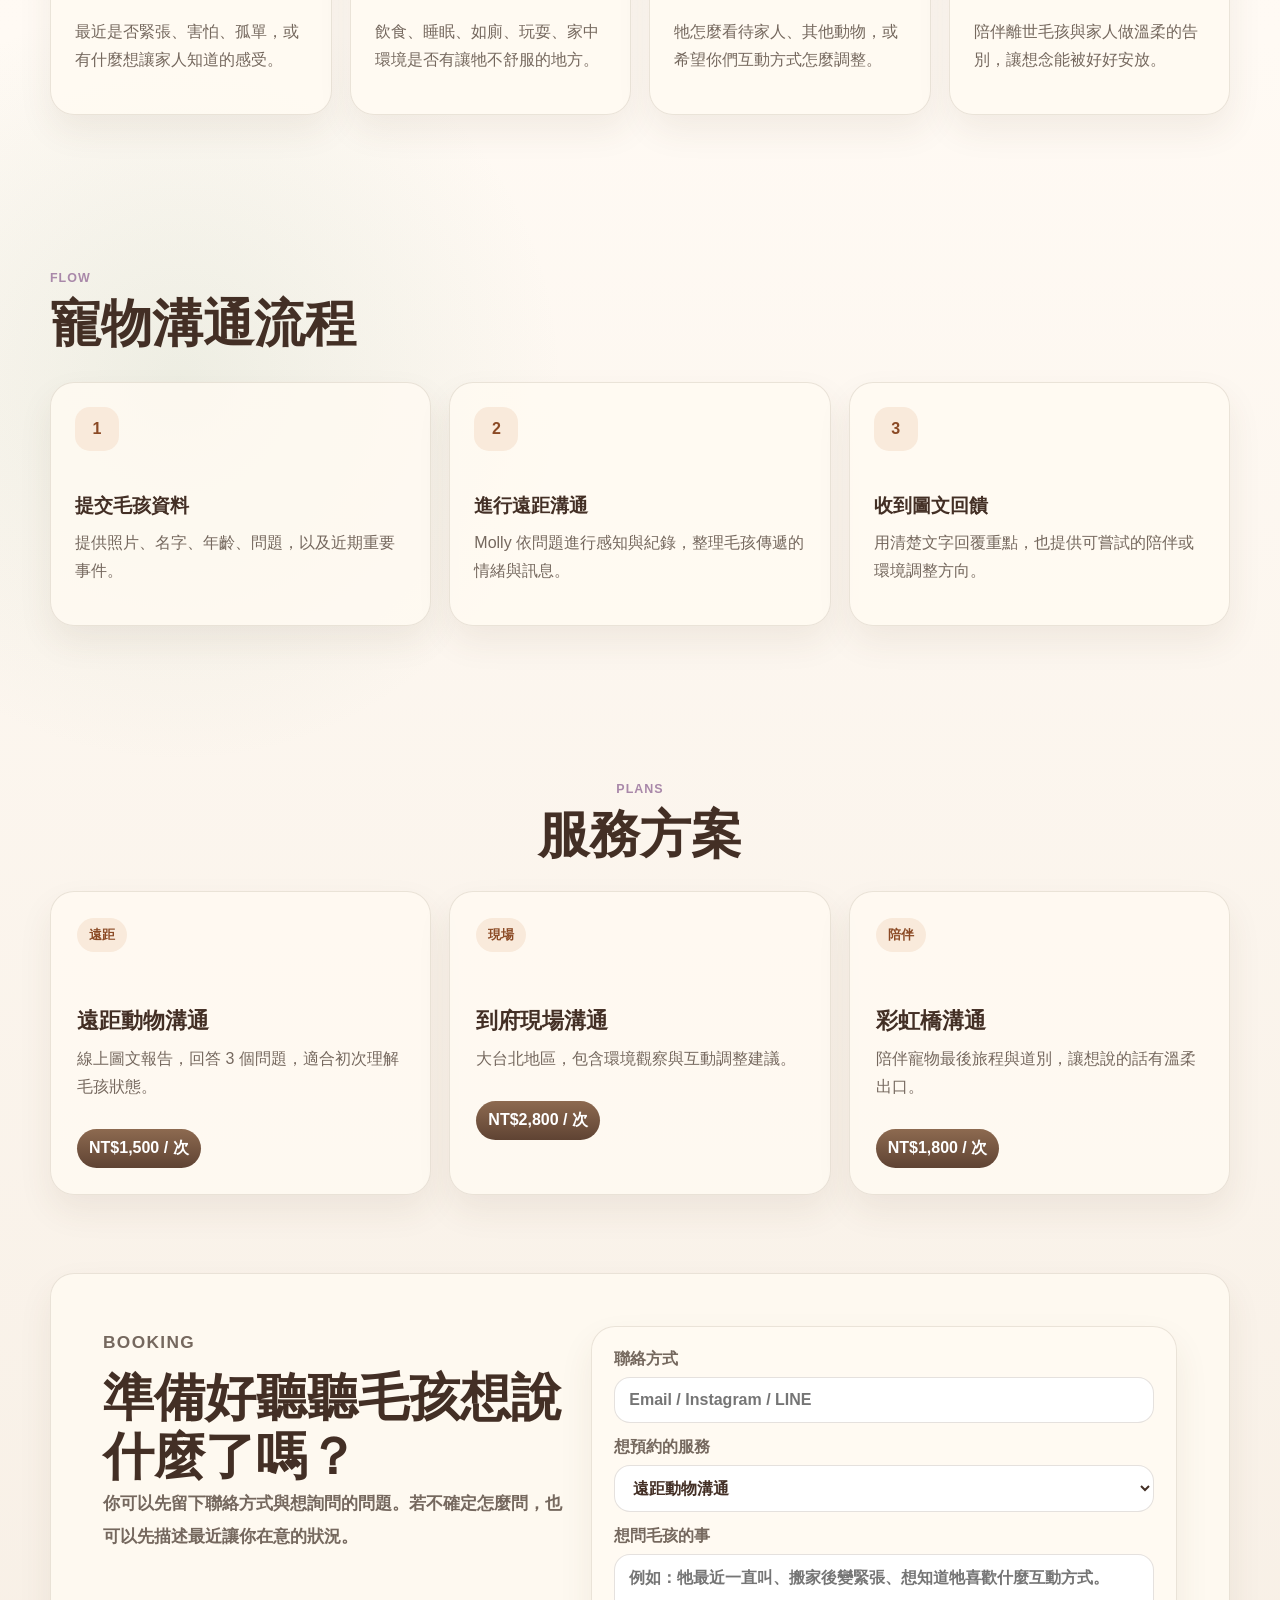
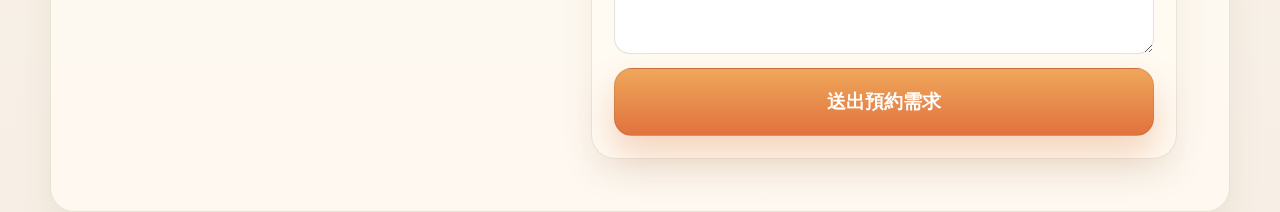
<file: pet-communication.html>
<!doctype html>
<html lang="zh-Hant">
  <head>
    <meta charset="utf-8" />
    <meta name="viewport" content="width=device-width, initial-scale=1" />
    <title>Molly Link | 寵物溝通介紹</title>
    <meta
      name="description"
      content="Molly Link 的寵物溝通服務介紹：用溫柔、清楚、有結構的方式，陪飼主理解毛孩的心情、需求與關係訊息。"
    />
    <link rel="stylesheet" href="./styles.css" />
  </head>
  <body class="app-page pet-communication-page">
    <header class="app-page-nav">
      <a class="app-brand" href="./index.html#home">
        <span class="mobile-paw"></span>
        <strong>Molly Link</strong>
      </a>
      <nav aria-label="寵物溝通頁導覽">
        <a href="./index.html#home">首頁</a>
        <a href="#approach">理念</a>
        <a href="#questions">可詢問</a>
        <a href="#flow">流程</a>
        <a href="#booking">預約</a>
      </nav>
    </header>

    <main>
      <section class="app-hero pet-comm-hero">
        <div class="app-hero-copy">
          <p class="section-label">Pet Communication</p>
          <h1>聽懂你家毛孩的話，也把牠的感受溫柔地翻譯給你。</h1>
          <p>
            Molly 的寵物溝通不是給出絕對答案，而是透過直覺感知、生活脈絡與飼主提供的問題，
            協助你更靠近毛孩的情緒、需求與關係訊息。
          </p>
          <div class="app-hero-actions">
            <a class="button primary" href="#booking">預約寵物溝通</a>
            <a class="button secondary" href="#questions">適合問什麼？</a>
          </div>
        </div>

        <div class="pet-comm-scene" aria-label="寵物溝通視覺">
          <div class="warm-orbit"></div>
          <div class="message-note">
            <strong>毛孩訊息</strong>
            <p>「我喜歡你靠近，但希望你慢一點。」</p>
          </div>
          <div class="communication-card">
            <span class="comm-cat orange"></span>
            <div>
              <small>Today Reading</small>
              <strong>橘橘的心情：安心、想被陪伴</strong>
              <p>適合用輕聲互動，先摸下巴，再慢慢靠近牠想休息的地方。</p>
            </div>
          </div>
          <div class="soft-wave"><span></span><span></span><span></span><span></span></div>
          <div class="comm-cat-family">
            <span class="comm-cat orange"></span>
            <span class="comm-cat tabby"></span>
            <span class="comm-cat pipi"></span>
            <span class="comm-cat beibei"></span>
          </div>
        </div>
      </section>

      <section class="app-section app-problem" id="approach">
        <div>
          <p class="section-label">Approach</p>
          <h2>用感受力接收，用工程師的結構整理。</h2>
        </div>
        <div class="app-problem-grid">
          <article>
            <strong>直覺感知</strong>
            <p>接收毛孩可能傳遞的畫面、情緒、身體感與關係訊息。</p>
          </article>
          <article>
            <strong>生活脈絡</strong>
            <p>搭配飼主提供的照片、問題、近期變化與毛孩日常狀態。</p>
          </article>
          <article>
            <strong>清楚回饋</strong>
            <p>把溝通內容整理成能回顧、能行動、也保留溫柔空間的文字回饋。</p>
          </article>
        </div>
      </section>

      <section class="app-section" id="questions">
        <div class="section-heading">
          <p>Questions</p>
          <h2>你可以和毛孩聊這些事</h2>
        </div>
        <div class="app-feature-grid pet-question-grid">
          <article>
            <span>01</span>
            <h3>情緒與壓力</h3>
            <p>最近是否緊張、害怕、孤單，或有什麼想讓家人知道的感受。</p>
          </article>
          <article>
            <span>02</span>
            <h3>生活習慣</h3>
            <p>飲食、睡眠、如廁、玩耍、家中環境是否有讓牠不舒服的地方。</p>
          </article>
          <article>
            <span>03</span>
            <h3>關係訊息</h3>
            <p>牠怎麼看待家人、其他動物，或希望你們互動方式怎麼調整。</p>
          </article>
          <article>
            <span>04</span>
            <h3>彩虹橋道別</h3>
            <p>陪伴離世毛孩與家人做溫柔的告別，讓想念能被好好安放。</p>
          </article>
        </div>
      </section>

      <section class="app-section app-flow" id="flow">
        <div class="section-heading align-left">
          <p>Flow</p>
          <h2>寵物溝通流程</h2>
        </div>
        <div class="app-flow-steps">
          <article>
            <span>1</span>
            <strong>提交毛孩資料</strong>
            <p>提供照片、名字、年齡、問題，以及近期重要事件。</p>
          </article>
          <article>
            <span>2</span>
            <strong>進行遠距溝通</strong>
            <p>Molly 依問題進行感知與紀錄，整理毛孩傳遞的情緒與訊息。</p>
          </article>
          <article>
            <span>3</span>
            <strong>收到圖文回饋</strong>
            <p>用清楚文字回覆重點，也提供可嘗試的陪伴或環境調整方向。</p>
          </article>
        </div>
      </section>

      <section class="app-section pet-plan-section">
        <div class="section-heading">
          <p>Plans</p>
          <h2>服務方案</h2>
        </div>
        <div class="pet-plan-grid">
          <article>
            <span>遠距</span>
            <h3>遠距動物溝通</h3>
            <p>線上圖文報告，回答 3 個問題，適合初次理解毛孩狀態。</p>
            <strong>NT$1,500 / 次</strong>
          </article>
          <article>
            <span>現場</span>
            <h3>到府現場溝通</h3>
            <p>大台北地區，包含環境觀察與互動調整建議。</p>
            <strong>NT$2,800 / 次</strong>
          </article>
          <article>
            <span>陪伴</span>
            <h3>彩虹橋溝通</h3>
            <p>陪伴寵物最後旅程與道別，讓想說的話有溫柔出口。</p>
            <strong>NT$1,800 / 次</strong>
          </article>
        </div>
      </section>

      <section class="app-section app-beta pet-booking" id="booking">
        <div>
          <p class="section-label">Booking</p>
          <h2>準備好聽聽毛孩想說什麼了嗎？</h2>
          <p>
            你可以先留下聯絡方式與想詢問的問題。若不確定怎麼問，也可以先描述最近讓你在意的狀況。
          </p>
        </div>
        <form class="app-beta-form">
          <label>
            聯絡方式
            <input type="text" placeholder="Email / Instagram / LINE" />
          </label>
          <label>
            想預約的服務
            <select>
              <option>遠距動物溝通</option>
              <option>到府現場溝通</option>
              <option>彩虹橋溝通</option>
              <option>先詢問適合方案</option>
            </select>
          </label>
          <label>
            想問毛孩的事
            <textarea rows="4" placeholder="例如：牠最近一直叫、搬家後變緊張、想知道牠喜歡什麼互動方式。"></textarea>
          </label>
          <button class="button primary" type="button">送出預約需求</button>
        </form>
      </section>
    </main>
  </body>
</html>
</file>
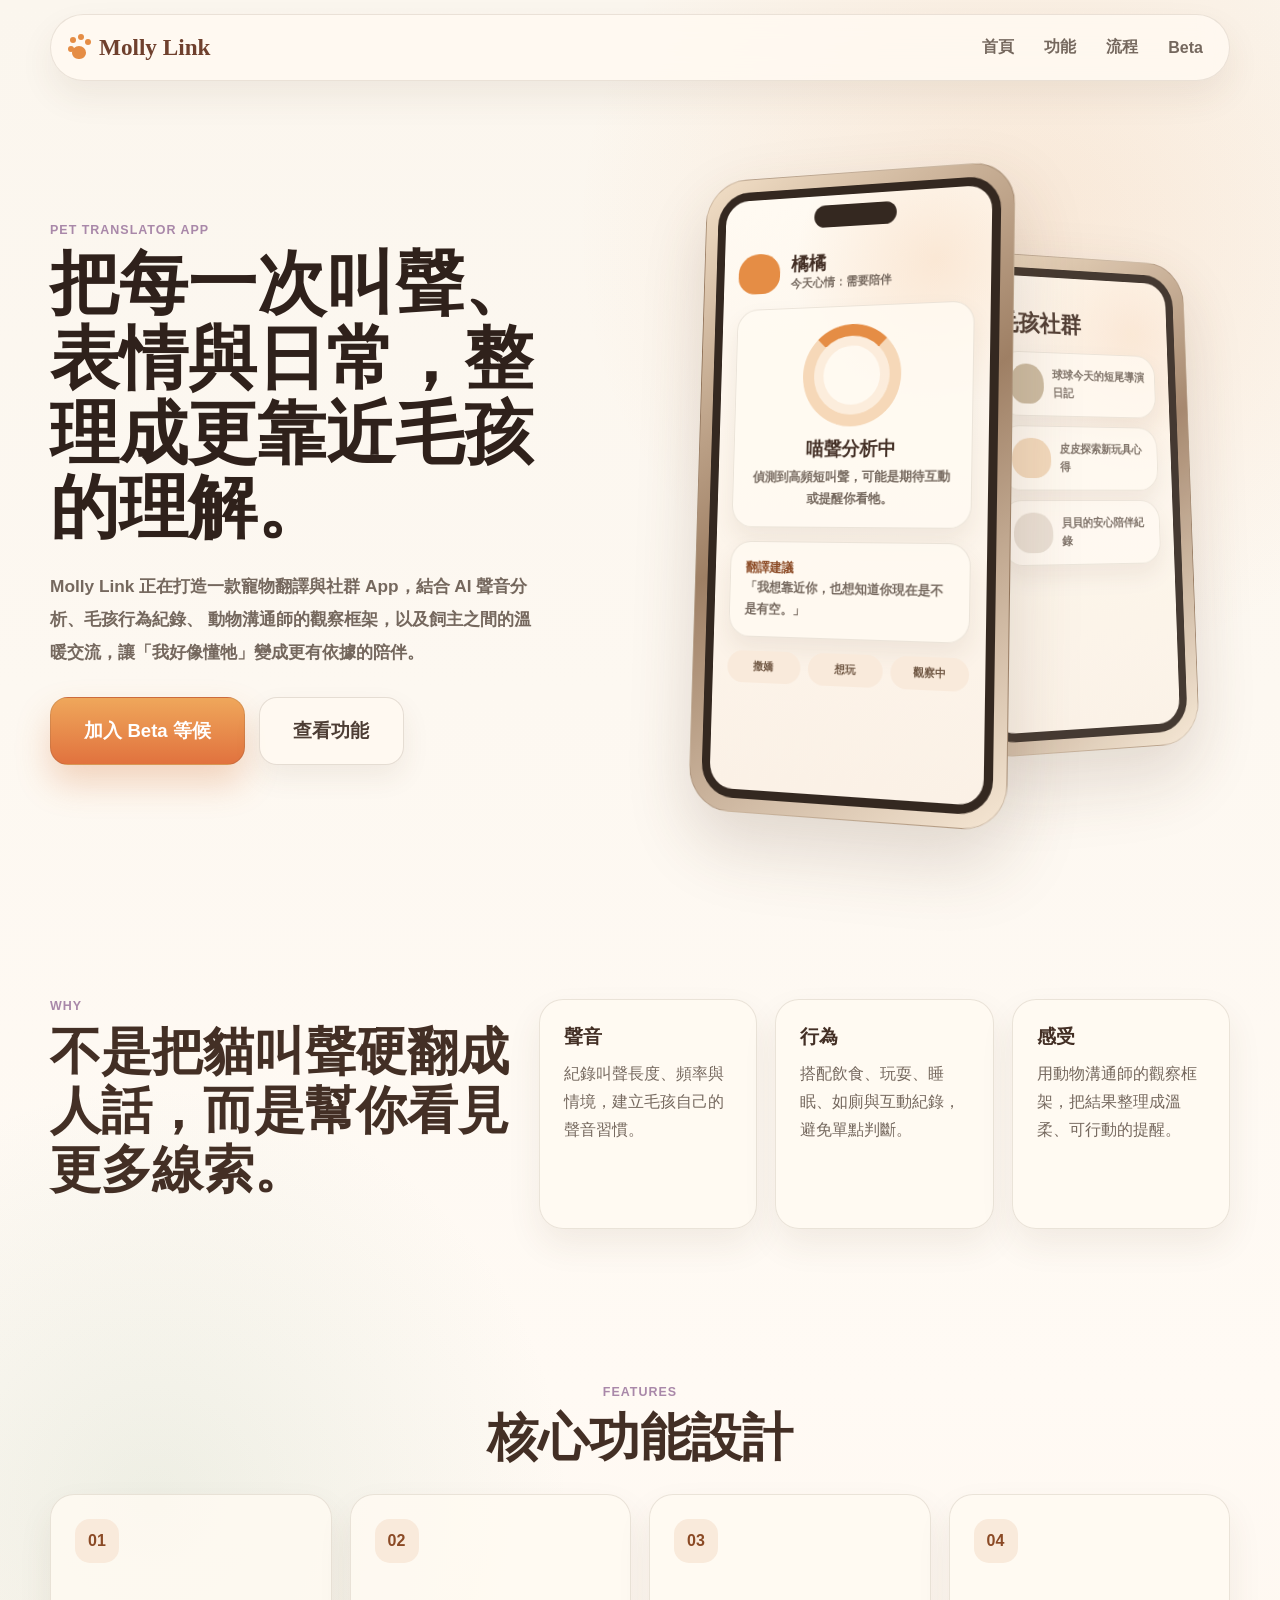
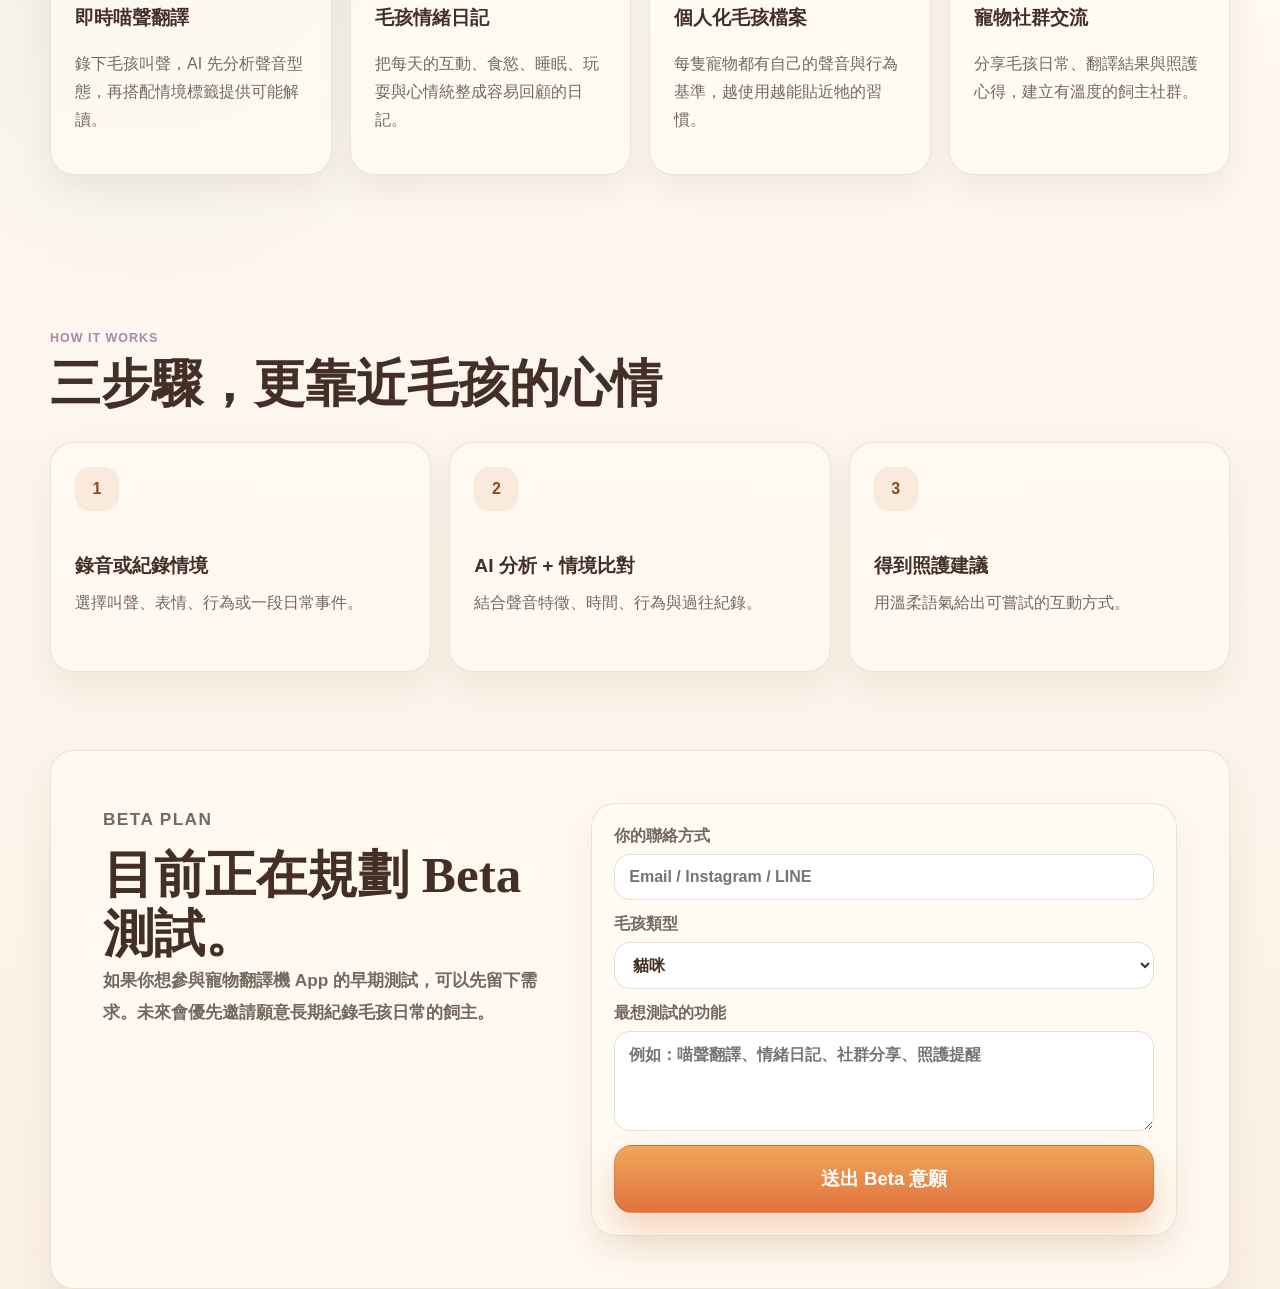
<file: pet-translator-app.html>
<!doctype html>
<html lang="zh-Hant">
  <head>
    <meta charset="utf-8" />
    <meta name="viewport" content="width=device-width, initial-scale=1" />
    <title>Molly Link | 寵物翻譯機 App</title>
    <meta
      name="description"
      content="Molly Link 開發中的寵物翻譯與社群 App：結合 AI 聲音分析、動物溝通觀察與毛孩日記，幫助飼主更理解寵物。"
    />
    <link rel="stylesheet" href="./styles.css" />
  </head>
  <body class="app-page">
    <header class="app-page-nav">
      <a class="app-brand" href="./index.html#home">
        <span class="mobile-paw"></span>
        <strong>Molly Link</strong>
      </a>
      <nav aria-label="App 介紹頁導覽">
        <a href="./index.html#home">首頁</a>
        <a href="#features">功能</a>
        <a href="#flow">流程</a>
        <a href="#beta">Beta</a>
      </nav>
    </header>

    <main>
      <section class="app-hero">
        <div class="app-hero-copy">
          <p class="section-label">Pet Translator App</p>
          <h1>把每一次叫聲、表情與日常，整理成更靠近毛孩的理解。</h1>
          <p>
            Molly Link 正在打造一款寵物翻譯與社群 App，結合 AI 聲音分析、毛孩行為紀錄、
            動物溝通師的觀察框架，以及飼主之間的溫暖交流，讓「我好像懂牠」變成更有依據的陪伴。
          </p>
          <div class="app-hero-actions">
            <a class="button primary" href="#beta">加入 Beta 等候</a>
            <a class="button secondary" href="#features">查看功能</a>
          </div>
        </div>

        <div class="app-phone-scene" aria-label="寵物翻譯機 App 介面示意">
          <div class="app-phone main">
            <div class="app-phone-screen">
              <div class="app-status"></div>
              <div class="pet-profile-row">
                <span class="pet-avatar orange"></span>
                <div>
                  <strong>橘橘</strong>
                  <small>今天心情：需要陪伴</small>
                </div>
              </div>
              <div class="sound-card">
                <span class="sound-ring"></span>
                <h3>喵聲分析中</h3>
                <p>偵測到高頻短叫聲，可能是期待互動或提醒你看牠。</p>
              </div>
              <div class="translation-card">
                <small>翻譯建議</small>
                <p>「我想靠近你，也想知道你現在是不是有空。」</p>
              </div>
              <div class="mood-tabs">
                <span>撒嬌</span>
                <span>想玩</span>
                <span>觀察中</span>
              </div>
            </div>
          </div>
          <div class="app-phone secondary">
            <div class="app-phone-screen social">
              <h3>毛孩社群</h3>
              <article><span class="pet-avatar tabby"></span><p>球球今天的短尾導演日記</p></article>
              <article><span class="pet-avatar pipi"></span><p>皮皮探索新玩具心得</p></article>
              <article><span class="pet-avatar beibei"></span><p>貝貝的安心陪伴紀錄</p></article>
            </div>
          </div>
        </div>
      </section>

      <section class="app-section app-problem">
        <div>
          <p class="section-label">Why</p>
          <h2>不是把貓叫聲硬翻成人話，而是幫你看見更多線索。</h2>
        </div>
        <div class="app-problem-grid">
          <article>
            <strong>聲音</strong>
            <p>紀錄叫聲長度、頻率與情境，建立毛孩自己的聲音習慣。</p>
          </article>
          <article>
            <strong>行為</strong>
            <p>搭配飲食、玩耍、睡眠、如廁與互動紀錄，避免單點判斷。</p>
          </article>
          <article>
            <strong>感受</strong>
            <p>用動物溝通師的觀察框架，把結果整理成溫柔、可行動的提醒。</p>
          </article>
        </div>
      </section>

      <section class="app-section" id="features">
        <div class="section-heading">
          <p>Features</p>
          <h2>核心功能設計</h2>
        </div>
        <div class="app-feature-grid">
          <article>
            <span>01</span>
            <h3>即時喵聲翻譯</h3>
            <p>錄下毛孩叫聲，AI 先分析聲音型態，再搭配情境標籤提供可能解讀。</p>
          </article>
          <article>
            <span>02</span>
            <h3>毛孩情緒日記</h3>
            <p>把每天的互動、食慾、睡眠、玩耍與心情統整成容易回顧的日記。</p>
          </article>
          <article>
            <span>03</span>
            <h3>個人化毛孩檔案</h3>
            <p>每隻寵物都有自己的聲音與行為基準，越使用越能貼近牠的習慣。</p>
          </article>
          <article>
            <span>04</span>
            <h3>寵物社群交流</h3>
            <p>分享毛孩日常、翻譯結果與照護心得，建立有溫度的飼主社群。</p>
          </article>
        </div>
      </section>

      <section class="app-section app-flow" id="flow">
        <div class="section-heading align-left">
          <p>How It Works</p>
          <h2>三步驟，更靠近毛孩的心情</h2>
        </div>
        <div class="app-flow-steps">
          <article><span>1</span><strong>錄音或紀錄情境</strong><p>選擇叫聲、表情、行為或一段日常事件。</p></article>
          <article><span>2</span><strong>AI 分析 + 情境比對</strong><p>結合聲音特徵、時間、行為與過往紀錄。</p></article>
          <article><span>3</span><strong>得到照護建議</strong><p>用溫柔語氣給出可嘗試的互動方式。</p></article>
        </div>
      </section>

      <section class="app-section app-beta" id="beta">
        <div>
          <p class="section-label">Beta Plan</p>
          <h2>目前正在規劃 Beta 測試。</h2>
          <p>
            如果你想參與寵物翻譯機 App 的早期測試，可以先留下需求。未來會優先邀請願意長期紀錄毛孩日常的飼主。
          </p>
        </div>
        <form class="app-beta-form">
          <label>
            你的聯絡方式
            <input type="text" placeholder="Email / Instagram / LINE" />
          </label>
          <label>
            毛孩類型
            <select>
              <option>貓咪</option>
              <option>狗狗</option>
              <option>其他動物</option>
            </select>
          </label>
          <label>
            最想測試的功能
            <textarea rows="4" placeholder="例如：喵聲翻譯、情緒日記、社群分享、照護提醒"></textarea>
          </label>
          <button class="button primary" type="button">送出 Beta 意願</button>
        </form>
      </section>
    </main>
  </body>
</html>
</file>
<file: styles.css>
:root {
  --cream: #fbf6ee;
  --milk: #fffaf2;
  --orange: #e58d45;
  --orange-soft: #f4c89e;
  --coral: #d9825b;
  --mint: #dfeee6;
  --sky: #e9f2ef;
  --berry: #a988a9;
  --cocoa: #432f25;
  --gray: #75685e;
  --tabby: #8b7a66;
  --tabby-soft: #c9b79c;
  --sage: #8faf8c;
  --mauve: #ae8fbf;
  --shadow: 0 22px 54px rgba(91, 63, 38, 0.12);
  --border: rgba(95, 72, 52, 0.16);
}

* {
  box-sizing: border-box;
}

html {
  scroll-behavior: smooth;
}

body {
  margin: 0;
  color: var(--cocoa);
  font-family: "Nunito", "Noto Sans TC", "Microsoft JhengHei", "PingFang TC", Arial, sans-serif;
  background:
    radial-gradient(circle at 72% 20%, rgba(229, 141, 69, 0.12), transparent 28rem),
    radial-gradient(circle at 88% 62%, rgba(143, 175, 140, 0.12), transparent 25rem),
    linear-gradient(180deg, var(--cream), #fffaf4 46%, #fbf3e8);
}

a {
  color: inherit;
  text-decoration: none;
}

button,
input,
select,
textarea {
  font: inherit;
}

.site-header {
  display: none;
}

.brand {
  display: inline-flex;
  align-items: center;
  gap: 10px;
  min-width: max-content;
}

.brand-mark {
  position: relative;
  width: 34px;
  height: 34px;
  border-radius: 50%;
  background: transparent;
  box-shadow: none;
  transform: rotate(-16deg);
}

.brand-mark::before {
  content: "";
  position: absolute;
  left: 8px;
  top: 10px;
  width: 18px;
  height: 17px;
  border-radius: 50% 50% 46% 46%;
  background: var(--orange);
}

.brand-mark::after {
  content: "";
  position: absolute;
  left: 5px;
  top: -2px;
  width: 8px;
  height: 8px;
  border-radius: 50%;
  background: var(--orange);
  box-shadow:
    9px -5px 0 var(--orange),
    18px 0 0 var(--orange),
    -2px 11px 0 var(--orange);
}

.brand strong,
.brand small {
  display: block;
  line-height: 1.1;
}

.brand strong {
  font-family: Georgia, "Times New Roman", "Noto Serif TC", serif;
  color: #6f402d;
  font-size: clamp(1.9rem, 3vw, 3rem);
  font-weight: 700;
  letter-spacing: 0;
}

.brand small {
  margin-top: 3px;
  color: var(--gray);
  font-size: 0.75rem;
}

.site-nav {
  display: flex;
  align-items: center;
  gap: clamp(10px, 1.4vw, 24px);
}

.site-nav a {
  display: inline-flex;
  align-items: center;
  gap: 8px;
  min-height: 64px;
  padding: 0 clamp(18px, 2vw, 30px);
  border: 1px solid rgba(95, 72, 52, 0.16);
  border-radius: 18px;
  color: #3f342d;
  font-size: clamp(1rem, 1.35vw, 1.38rem);
  font-weight: 900;
  background: rgba(255, 250, 242, 0.8);
  box-shadow: 0 8px 22px rgba(91, 63, 38, 0.06);
  transition: background 180ms ease, color 180ms ease, transform 180ms ease;
}

.site-nav a:hover {
  color: var(--cocoa);
  background: #fff3e5;
  transform: translateY(-1px);
}

.site-nav .nav-cta {
  color: #3f342d;
  background: rgba(255, 250, 242, 0.8);
}

.menu-toggle {
  display: none;
  width: 44px;
  height: 44px;
  border: 0;
  border-radius: 14px;
  background: #fff1da;
}

.menu-toggle span {
  display: block;
  width: 19px;
  height: 2px;
  margin: 4px auto;
  border-radius: 99px;
  background: var(--cocoa);
}

.hero {
  display: grid;
  grid-template-columns: minmax(0, 0.98fr) minmax(470px, 1.02fr);
  align-items: center;
  gap: clamp(24px, 2.6vw, 46px);
  width: min(100%, 1680px);
  min-height: calc(100vh - 116px);
  margin: 0 auto;
  padding: clamp(42px, 5.5vw, 78px) clamp(32px, 5vw, 86px) 34px;
  border: 1px solid rgba(151, 119, 87, 0.15);
  border-top: 0;
  border-radius: 0 0 28px 28px;
  overflow: hidden;
  background:
    radial-gradient(circle at 72% 44%, rgba(229, 141, 69, 0.12), transparent 28rem),
    linear-gradient(105deg, rgba(255, 250, 242, 0.97) 0 58%, rgba(244, 226, 204, 0.72) 58% 100%);
  box-shadow: inset 0 -1px 0 rgba(151, 119, 87, 0.12);
}

.hero-image-cover {
  position: relative;
  display: block;
  width: min(100%, 1670px);
  min-height: 0;
  margin: 0 auto;
  padding: 0;
  border: 0;
  border-radius: 0;
  overflow: visible;
  background: transparent;
  box-shadow: none;
}

.hero-image-cover img {
  display: block;
  width: 100%;
  height: auto;
}

.cover-hotspot,
.cover-scroll {
  position: absolute;
  z-index: 4;
  display: block;
  border-radius: 18px;
}

.cover-home {
  left: 40.1%;
  top: 3.5%;
  width: 8.9%;
  height: 6.5%;
}

.cover-pet {
  left: 50.3%;
  top: 3.5%;
  width: 11%;
  height: 6.5%;
}

.cover-dev {
  left: 62.8%;
  top: 3.5%;
  width: 10.8%;
  height: 6.5%;
}

.cover-media {
  left: 75%;
  top: 3.5%;
  width: 10.8%;
  height: 6.5%;
}

.cover-contact {
  left: 87.3%;
  top: 3.5%;
  width: 9.5%;
  height: 6.5%;
}

.cover-pet-cta {
  left: 5.1%;
  top: 77%;
  width: 18.5%;
  height: 8.8%;
}

.cover-dev-cta {
  left: 25.7%;
  top: 77%;
  width: 18.5%;
  height: 8.8%;
}

.cover-scroll {
  left: 44.1%;
  top: 88.9%;
  width: 4.4%;
  height: 7.5%;
  border-radius: 50%;
}

.hero-copy {
  max-width: 760px;
}

.eyebrow {
  display: flex;
  flex-wrap: wrap;
  gap: 18px;
  margin-bottom: 28px;
}

.eyebrow span {
  display: inline-flex;
  align-items: center;
  min-height: 52px;
  padding: 0 25px;
  border: 1px solid rgba(95, 72, 52, 0.13);
  border-radius: 999px;
  color: #6e5541;
  font-size: clamp(0.92rem, 1.3vw, 1.24rem);
  font-weight: 800;
  background: rgba(255, 250, 242, 0.72);
  box-shadow: 0 10px 25px rgba(91, 63, 38, 0.06), inset 0 1px 0 rgba(255, 255, 255, 0.75);
}

.eyebrow span:first-child {
  color: #8b4a25;
  background: #f9eadb;
}

.eyebrow span:nth-child(2) {
  color: #547060;
  background: #edf6ef;
}

.eyebrow span:nth-child(3) {
  color: #67506f;
  background: #f3edf5;
}

h1,
h2,
h3,
p {
  margin-top: 0;
}

h1 {
  max-width: 850px;
  margin-bottom: 24px;
  font-family: Georgia, "Times New Roman", "Noto Serif TC", serif;
  color: #2f211b;
  font-size: clamp(2.85rem, 4.3vw, 4.35rem);
  line-height: 1.28;
  font-weight: 800;
  letter-spacing: 0;
}

h1 span {
  color: var(--orange);
}

.hero-copy p {
  max-width: 760px;
  margin-bottom: 26px;
  color: #5f5047;
  font-size: clamp(1.02rem, 1.35vw, 1.28rem);
  line-height: 1.85;
  font-weight: 700;
}

.hero-actions {
  display: flex;
  flex-wrap: wrap;
  gap: 28px;
}

.button {
  display: inline-flex;
  align-items: center;
  justify-content: center;
  min-height: 68px;
  padding: 0 clamp(26px, 2.6vw, 44px);
  border: 1px solid rgba(95, 72, 52, 0.16);
  border-radius: 18px;
  cursor: pointer;
  font-size: clamp(1rem, 1.45vw, 1.42rem);
  font-weight: 900;
  transition: transform 180ms ease, box-shadow 180ms ease;
}

.button:hover {
  transform: translateY(-2px);
}

.button.primary {
  color: #fff;
  background: linear-gradient(180deg, #efa75b, #e1723e);
  box-shadow: 0 18px 34px rgba(213, 116, 54, 0.28);
}

.button.secondary {
  border: 1px solid var(--border);
  color: #4d3d34;
  background: rgba(255, 250, 242, 0.86);
  box-shadow: 0 12px 28px rgba(91, 63, 38, 0.08);
}

.button-paw {
  position: relative;
  display: inline-block;
  width: 24px;
  height: 24px;
  margin-right: 4px;
}

.button-paw::before {
  content: "";
  position: absolute;
  left: 6px;
  top: 9px;
  width: 13px;
  height: 12px;
  border-radius: 50% 50% 46% 46%;
  background: #fff;
}

.button-paw::after {
  content: "";
  position: absolute;
  left: 4px;
  top: 2px;
  width: 6px;
  height: 6px;
  border-radius: 50%;
  background: #fff;
  box-shadow:
    7px -3px 0 #fff,
    14px 1px 0 #fff,
    -2px 8px 0 #fff;
}

.hero-stage {
  position: relative;
  min-height: 620px;
  border-radius: 0;
  overflow: hidden;
  background: transparent;
  box-shadow: none;
}

.hero-stage::before {
  content: "";
  position: absolute;
  right: -18%;
  top: -12%;
  width: 92%;
  aspect-ratio: 1;
  border-radius: 50%;
  background: rgba(250, 238, 222, 0.92);
}

.hero-stage::after {
  content: "";
  position: absolute;
  right: 2%;
  bottom: 2%;
  width: 38%;
  height: 54%;
  background:
    radial-gradient(circle at 45% 22%, rgba(143, 175, 140, 0.45) 0 8%, transparent 9%),
    radial-gradient(circle at 58% 16%, rgba(143, 175, 140, 0.35) 0 7%, transparent 8%),
    radial-gradient(circle at 35% 42%, rgba(143, 175, 140, 0.33) 0 7%, transparent 8%);
  filter: blur(0.3px);
  opacity: 0.75;
}

.shelf-scene {
  position: absolute;
  inset: 0;
}

.wall-shelf {
  position: absolute;
  right: 4%;
  top: 8%;
  width: 50%;
  height: 170px;
  border-bottom: 18px solid #dfb985;
}

.wall-shelf::after {
  content: "";
  position: absolute;
  left: 2%;
  right: -3%;
  bottom: -28px;
  height: 20px;
  border-radius: 999px;
  background: rgba(146, 98, 48, 0.08);
  filter: blur(8px);
}

.framed-cat {
  position: absolute;
  left: 13%;
  bottom: 20px;
  width: 96px;
  height: 124px;
  border: 10px solid #dfa966;
  border-radius: 4px;
  background: #fff6e9;
  box-shadow: 0 8px 18px rgba(91, 63, 38, 0.09);
}

.framed-cat::before {
  content: "";
  position: absolute;
  left: 50%;
  bottom: 20px;
  width: 46px;
  height: 58px;
  border-radius: 45% 45% 24% 24%;
  background: #9f8b75;
  transform: translateX(-50%);
}

.framed-cat::after {
  content: "♡";
  position: absolute;
  left: 50%;
  top: 20px;
  color: #e2a36e;
  transform: translateX(-50%);
}

.paw-statue {
  position: absolute;
  left: 48%;
  bottom: 24px;
  width: 58px;
  height: 58px;
  border-radius: 50% 50% 46% 46%;
  background: #f2d4ad;
  box-shadow:
    -10px -23px 0 -16px #f2d4ad,
    10px -23px 0 -16px #f2d4ad,
    -24px -9px 0 -16px #f2d4ad,
    24px -9px 0 -16px #f2d4ad;
}

.vase {
  position: absolute;
  right: 7%;
  bottom: 22px;
  width: 58px;
  height: 78px;
  border-radius: 25px 25px 18px 18px;
  background: linear-gradient(180deg, #fffaf2, #e8dccb);
  box-shadow: 0 10px 20px rgba(91, 63, 38, 0.08);
}

.vase span {
  position: absolute;
  left: 50%;
  bottom: 54px;
  width: 4px;
  height: 92px;
  border-radius: 99px;
  background: #8faf8c;
  transform-origin: bottom;
}

.vase span:first-child {
  transform: rotate(-28deg);
}

.vase span:nth-child(2) {
  height: 104px;
  transform: rotate(2deg);
}

.vase span:nth-child(3) {
  transform: rotate(30deg);
}

.vase span::before {
  content: "";
  position: absolute;
  left: -14px;
  top: 8px;
  width: 28px;
  height: 15px;
  border-radius: 50%;
  background: #8faf8c;
  transform: rotate(-28deg);
}

.note-card {
  position: absolute;
  left: 38%;
  top: 35%;
  width: 250px;
  min-height: 142px;
  padding: 32px 26px;
  border-radius: 8px;
  color: #5a3f2e;
  font-family: "Microsoft JhengHei", sans-serif;
  font-size: clamp(1.1rem, 1.5vw, 1.5rem);
  font-weight: 900;
  line-height: 1.8;
  background: #fff4dc;
  box-shadow: 0 18px 32px rgba(91, 63, 38, 0.1);
  transform: rotate(-8deg);
}

.note-card::before {
  content: "";
  position: absolute;
  left: 38%;
  top: -13px;
  width: 92px;
  height: 28px;
  background: rgba(229, 196, 148, 0.55);
  transform: rotate(8deg);
}

.note-card::after {
  content: "🐾";
  position: absolute;
  left: 22px;
  bottom: 14px;
  opacity: 0.42;
}

.desk-books {
  position: absolute;
  left: 20%;
  bottom: 5%;
  width: 260px;
  height: 180px;
}

.coffee-cup {
  position: absolute;
  left: 40px;
  bottom: 96px;
  width: 92px;
  height: 78px;
  border-radius: 0 0 32px 32px;
  background: linear-gradient(180deg, #fff8ee, #e7c9a2);
  box-shadow: inset 0 10px 0 rgba(123, 78, 43, 0.08), 0 10px 18px rgba(91, 63, 38, 0.08);
}

.coffee-cup::before {
  content: "";
  position: absolute;
  right: -28px;
  top: 22px;
  width: 35px;
  height: 28px;
  border: 8px solid #e7c9a2;
  border-left: 0;
  border-radius: 0 999px 999px 0;
}

.coffee-cup::after {
  content: "🐾";
  position: absolute;
  left: 36px;
  top: 28px;
  color: #ce915e;
}

.book {
  position: absolute;
  left: 0;
  width: 230px;
  height: 32px;
  display: flex;
  align-items: center;
  justify-content: center;
  border-radius: 5px;
  color: #fff6e9;
  font-family: Georgia, serif;
  font-size: 0.92rem;
  box-shadow: 0 8px 14px rgba(91, 63, 38, 0.08);
}

.book.b1 {
  bottom: 58px;
  background: #d7bb8d;
}

.book.b2 {
  bottom: 28px;
  background: #9e9179;
}

.book.b3 {
  bottom: 0;
  background: #8c936e;
}

.cozy-cat {
  position: absolute;
  z-index: 2;
  bottom: 2%;
  border-radius: 46% 46% 24% 24%;
}

.cozy-cat.orange-cat {
  left: 48%;
  width: 170px;
  height: 210px;
  background:
    radial-gradient(circle at 36% 32%, #fff 0 5px, transparent 6px),
    radial-gradient(circle at 64% 32%, #fff 0 5px, transparent 6px),
    linear-gradient(180deg, #f3ae64, #e58d45);
  box-shadow: inset -20px -18px 0 rgba(134, 78, 36, 0.08), 0 20px 26px rgba(91, 63, 38, 0.08);
}

.cozy-cat.tabby-cat {
  right: 6%;
  width: 170px;
  height: 200px;
  background:
    radial-gradient(circle at 36% 34%, #fff 0 5px, transparent 6px),
    radial-gradient(circle at 64% 34%, #fff 0 5px, transparent 6px),
    linear-gradient(180deg, #bda889, #9d8b73);
  box-shadow: inset 16px -16px 0 rgba(73, 55, 42, 0.08), 0 20px 26px rgba(91, 63, 38, 0.08);
}

.cat-ear {
  position: absolute;
  top: -34px;
  width: 52px;
  height: 58px;
  clip-path: polygon(50% 0, 0 100%, 100% 100%);
  background: inherit;
}

.cat-ear.left {
  left: 26px;
  transform: rotate(-8deg);
}

.cat-ear.right {
  right: 26px;
  transform: rotate(8deg);
}

.cat-face {
  position: absolute;
  inset: 44px 34px auto;
  height: 74px;
}

.cat-face i {
  position: absolute;
  top: 0;
  width: 25px;
  height: 31px;
  border-radius: 50%;
  background: #2d211c;
  box-shadow: inset 5px 5px 0 #fff;
}

.cat-face i:first-child {
  left: 5px;
}

.cat-face i:nth-child(2) {
  right: 5px;
}

.cat-face b {
  position: absolute;
  left: 50%;
  top: 45px;
  width: 16px;
  height: 11px;
  border-radius: 50%;
  background: #f5b7a3;
  transform: translateX(-50%);
}

.cat-whisker {
  position: absolute;
  top: 92px;
  width: 52px;
  height: 2px;
  background: #594337;
}

.cat-whisker.w1 {
  left: -28px;
  transform: rotate(12deg);
}

.cat-whisker.w2 {
  left: -26px;
  top: 108px;
}

.cat-whisker.w3 {
  right: -28px;
  transform: rotate(-12deg);
}

.cat-tail {
  position: absolute;
  right: -28px;
  bottom: 36px;
  width: 54px;
  height: 80px;
  border: 16px solid rgba(213, 125, 57, 0.92);
  border-left: 0;
  border-radius: 0 999px 999px 0;
}

.bob-tail {
  right: -22px;
  bottom: 42px;
  width: 42px;
  height: 42px;
  border: 0;
  border-radius: 50%;
  background: #8c7b63;
}

.tabby-stripe {
  position: absolute;
  left: 50%;
  width: 64px;
  height: 6px;
  border-radius: 99px;
  background: rgba(84, 66, 51, 0.26);
  transform: translateX(-50%);
}

.ts1 {
  top: 28px;
}

.ts2 {
  top: 43px;
  width: 50px;
}

.ts3 {
  top: 58px;
  width: 38px;
}

.doodle-line {
  position: absolute;
  left: 31%;
  bottom: 43%;
  width: 230px;
  height: 54px;
  border-bottom: 3px solid rgba(229, 141, 69, 0.35);
  border-radius: 50%;
  transform: rotate(-8deg);
}

.doodle-line::after {
  content: "♡  🐾";
  position: absolute;
  right: -48px;
  bottom: -18px;
  color: rgba(229, 141, 69, 0.5);
  font-size: 1.4rem;
}

.desk {
  position: absolute;
  inset: auto 7% 9% 7%;
  height: 68%;
  border-radius: 28px;
  background: linear-gradient(180deg, #fffaf1, #f8ddbd);
  box-shadow: inset 0 -28px 0 rgba(245, 158, 61, 0.16), 0 22px 50px rgba(91, 56, 39, 0.16);
}

.laptop {
  position: absolute;
  left: 15%;
  top: 13%;
  width: 49%;
  height: 48%;
  padding: 22px 20px;
  border: 7px solid #4a3832;
  border-radius: 18px 18px 10px 10px;
  background: linear-gradient(160deg, #fff, #ecfbff);
}

.laptop::after {
  content: "";
  position: absolute;
  left: -9%;
  right: -9%;
  bottom: -23px;
  height: 22px;
  border-radius: 0 0 18px 18px;
  background: #4a3832;
}

.window-dots span {
  display: inline-block;
  width: 8px;
  height: 8px;
  margin-right: 5px;
  border-radius: 50%;
  background: var(--coral);
}

.window-dots span:nth-child(2) {
  background: var(--orange-soft);
}

.window-dots span:nth-child(3) {
  background: var(--mint);
}

.code-line {
  width: 58%;
  height: 8px;
  margin-top: 14px;
  border-radius: 99px;
  background: var(--sky);
  opacity: 0.7;
}

.code-line.wide {
  width: 78%;
  background: var(--berry);
}

.app-preview {
  position: absolute;
  right: 18px;
  bottom: 18px;
  display: grid;
  width: 42%;
  height: 42%;
  place-items: center;
  border-radius: 18px;
  background: #fff2d7;
}

.bubble {
  padding: 8px 10px;
  border-radius: 999px;
  color: #805020;
  font-size: 0.74rem;
  font-weight: 900;
  background: #fff;
}

.pulse {
  position: absolute;
  width: 56px;
  height: 56px;
  border: 2px solid rgba(245, 158, 61, 0.54);
  border-radius: 50%;
  animation: pulse 2.4s infinite;
}

.phone {
  position: absolute;
  right: 17%;
  top: 6%;
  width: 25%;
  min-width: 104px;
  height: 58%;
  padding: 18px 12px;
  border: 7px solid #4a3832;
  border-radius: 28px;
  background: linear-gradient(160deg, #fff, #fff0f6);
  transform: rotate(7deg);
}

.phone-notch {
  width: 38%;
  height: 8px;
  margin: 0 auto 14px;
  border-radius: 99px;
  background: #4a3832;
}

.reel-frame {
  display: grid;
  height: calc(100% - 20px);
  place-items: center;
  border-radius: 20px;
  color: #fff;
  text-align: center;
  background: linear-gradient(160deg, var(--berry), var(--coral));
}

.play {
  width: 0;
  height: 0;
  border-top: 15px solid transparent;
  border-bottom: 15px solid transparent;
  border-left: 22px solid #fff;
}

.reel-frame strong {
  max-width: 88%;
  font-size: 0.82rem;
}

.cat {
  position: absolute;
  border-radius: 48% 48% 42% 42%;
}

.cat .ear {
  position: absolute;
  top: -17px;
  width: 34px;
  height: 34px;
  clip-path: polygon(50% 0, 0 100%, 100% 100%);
  background: inherit;
}

.cat .ear.left {
  left: 16px;
  transform: rotate(-12deg);
}

.cat .ear.right {
  right: 16px;
  transform: rotate(12deg);
}

.face {
  position: absolute;
  inset: 22% 18% auto;
  height: 48px;
}

.face i {
  position: absolute;
  top: 6px;
  width: 9px;
  height: 14px;
  border-radius: 99px;
  background: #4a3832;
}

.face i:first-child {
  left: 18%;
}

.face i:nth-child(2) {
  right: 18%;
}

.face b {
  position: absolute;
  left: 50%;
  top: 28px;
  width: 12px;
  height: 8px;
  border-radius: 50%;
  background: #8a5046;
  transform: translateX(-50%);
}

.orange-cat {
  left: 7%;
  bottom: 15%;
  width: 118px;
  height: 124px;
  background: var(--orange);
  box-shadow: inset -16px -14px 0 rgba(130, 69, 20, 0.12);
}

.orange-cat .tail {
  position: absolute;
  left: -34px;
  bottom: 16px;
  width: 62px;
  height: 24px;
  border-radius: 99px;
  border: 12px solid var(--orange);
  border-right: 0;
}

.tabby-cat {
  right: 11%;
  bottom: 14%;
  width: 112px;
  height: 116px;
  background: var(--tabby-soft);
  box-shadow: inset 14px -14px 0 rgba(91, 56, 39, 0.08);
}

.tabby-cat .bob {
  position: absolute;
  right: -16px;
  bottom: 28px;
  width: 28px;
  height: 28px;
  border-radius: 50%;
  background: var(--tabby);
}

.stripe {
  position: absolute;
  left: 50%;
  width: 38px;
  height: 6px;
  border-radius: 99px;
  background: var(--tabby);
  transform: translateX(-50%);
}

.s1 {
  top: 18px;
}

.s2 {
  top: 34px;
  width: 30px;
}

.s3 {
  top: 50px;
  width: 24px;
}

.floating-chip {
  position: absolute;
  padding: 10px 13px;
  border: 1px solid rgba(255, 255, 255, 0.72);
  border-radius: 999px;
  color: var(--cocoa);
  font-size: 0.82rem;
  font-weight: 900;
  background: rgba(255, 252, 246, 0.78);
  box-shadow: 0 16px 32px rgba(91, 56, 39, 0.1);
  backdrop-filter: blur(10px);
  animation: floaty 4s ease-in-out infinite;
}

.chip-heart {
  left: 8%;
  top: 12%;
}

.chip-code {
  right: 9%;
  top: 17%;
  animation-delay: -1s;
}

.chip-video {
  right: 14%;
  bottom: 10%;
  animation-delay: -2s;
}

.orbit {
  position: absolute;
  border: 2px solid rgba(255, 255, 255, 0.72);
  border-radius: 50%;
}

.orbit-one {
  width: 220px;
  height: 220px;
  left: -64px;
  top: 44px;
}

.orbit-two {
  width: 320px;
  height: 320px;
  right: -118px;
  bottom: -90px;
}

.sound-wave {
  position: absolute;
  left: 10%;
  bottom: 28%;
  display: flex;
  align-items: center;
  gap: 7px;
}

.sound-wave span {
  width: 8px;
  height: 22px;
  border-radius: 99px;
  background: var(--mint);
  animation: wave 1.3s ease-in-out infinite;
}

.sound-wave span:nth-child(2) {
  height: 38px;
  animation-delay: 0.14s;
}

.sound-wave span:nth-child(3) {
  height: 28px;
  animation-delay: 0.28s;
}

.sound-wave span:nth-child(4) {
  height: 44px;
  animation-delay: 0.42s;
}

section {
  scroll-margin-top: 110px;
}

.section-heading {
  width: min(760px, 100%);
  margin: 0 auto 28px;
  text-align: center;
}

.section-heading.align-left {
  margin-left: 0;
  text-align: left;
}

.section-heading p,
.section-label,
.panel-kicker,
.work-card > p {
  margin-bottom: 10px;
  color: var(--berry);
  font-size: 0.78rem;
  font-weight: 900;
  letter-spacing: 0.08em;
  text-transform: uppercase;
}

.section-heading h2,
.about-copy h2,
.contact h2 {
  margin-bottom: 0;
  font-size: clamp(2rem, 4vw, 3.4rem);
  line-height: 1.12;
  letter-spacing: 0;
}

.identity-tabs,
.services,
.work,
.about,
.contact,
.metrics,
.mobile-showcase,
.detail-section,
.faq-section {
  width: min(1180px, calc(100% - 32px));
  margin: 0 auto;
  padding: 70px 0;
}

.mobile-showcase {
  display: grid;
  grid-template-columns: minmax(0, 0.9fr) minmax(360px, 1.1fr);
  gap: clamp(28px, 5vw, 76px);
  align-items: center;
  padding-top: 92px;
}

.mobile-showcase-copy h2 {
  max-width: 560px;
  margin-bottom: 18px;
  font-family: Georgia, "Times New Roman", "Noto Serif TC", serif;
  color: var(--cocoa);
  font-size: clamp(2.1rem, 4vw, 4rem);
  line-height: 1.15;
}

.mobile-showcase-copy p:not(.section-label) {
  max-width: 560px;
  color: var(--gray);
  font-size: 1.05rem;
  line-height: 1.9;
}

.mobile-feature-list {
  display: flex;
  flex-wrap: wrap;
  gap: 10px;
  margin-top: 24px;
}

.mobile-feature-list span {
  padding: 10px 14px;
  border: 1px solid rgba(95, 72, 52, 0.13);
  border-radius: 999px;
  color: #6e5541;
  font-size: 0.88rem;
  font-weight: 900;
  background: rgba(255, 250, 242, 0.82);
  box-shadow: 0 10px 22px rgba(91, 63, 38, 0.06);
}

.phone-mockup {
  position: relative;
  min-height: 720px;
  perspective: 1200px;
}

.phone-shadow {
  position: absolute;
  left: 50%;
  bottom: 38px;
  width: 360px;
  height: 80px;
  border-radius: 50%;
  background: rgba(91, 63, 38, 0.18);
  filter: blur(18px);
  transform: translateX(-50%) rotateX(64deg);
}

.phone-body {
  position: relative;
  width: 338px;
  height: 690px;
  margin: 0 auto;
  padding: 14px;
  border: 1px solid rgba(98, 72, 52, 0.24);
  border-radius: 48px;
  background:
    linear-gradient(135deg, rgba(255, 255, 255, 0.42), transparent 34%),
    linear-gradient(145deg, #f2dfc7, #9e7f64 48%, #f6e7d4);
  box-shadow:
    inset 10px 0 18px rgba(255, 255, 255, 0.28),
    inset -14px -10px 22px rgba(73, 50, 34, 0.22),
    0 30px 70px rgba(91, 63, 38, 0.18);
  transform: rotateY(-17deg) rotateX(5deg) rotateZ(1deg);
  transform-style: preserve-3d;
}

.phone-body::before {
  content: "";
  position: absolute;
  inset: 8px;
  border-radius: 42px;
  border: 1px solid rgba(255, 255, 255, 0.32);
  pointer-events: none;
}

.phone-side-button {
  position: absolute;
  right: -5px;
  width: 5px;
  border-radius: 0 8px 8px 0;
  background: #9c7658;
}

.phone-side-button.top {
  top: 134px;
  height: 58px;
}

.phone-side-button.bottom {
  top: 220px;
  height: 88px;
}

.phone-screen {
  position: relative;
  height: 100%;
  border: 10px solid #342820;
  border-radius: 38px;
  overflow: hidden;
  background: var(--cream);
  box-shadow:
    inset 0 0 0 1px rgba(255, 255, 255, 0.18),
    inset 0 18px 34px rgba(255, 255, 255, 0.18);
}

.phone-screen::after {
  content: "";
  position: absolute;
  inset: 0;
  background: linear-gradient(115deg, rgba(255, 255, 255, 0.24), transparent 34%, rgba(255, 255, 255, 0.12) 64%, transparent);
  pointer-events: none;
}

.phone-notch-ui {
  position: absolute;
  left: 50%;
  top: 10px;
  z-index: 4;
  width: 96px;
  height: 25px;
  border-radius: 999px;
  background: #342820;
  transform: translateX(-50%);
}

.mobile-ui {
  min-height: 100%;
  padding: 46px 16px 80px;
  background:
    radial-gradient(circle at 78% 18%, rgba(229, 141, 69, 0.14), transparent 170px),
    linear-gradient(180deg, #fffaf2, #fbf1e6);
}

.mobile-ui-header {
  display: flex;
  align-items: center;
  justify-content: space-between;
  gap: 10px;
  margin-bottom: 16px;
}

.mobile-ui-header strong {
  flex: 1;
  color: #6f402d;
  font-family: Georgia, "Times New Roman", serif;
  font-size: 1.48rem;
}

.mobile-paw {
  position: relative;
  width: 26px;
  height: 26px;
}

.mobile-paw::before {
  content: "";
  position: absolute;
  left: 7px;
  top: 11px;
  width: 14px;
  height: 13px;
  border-radius: 50% 50% 46% 46%;
  background: var(--orange);
}

.mobile-paw::after {
  content: "";
  position: absolute;
  left: 5px;
  top: 2px;
  width: 6px;
  height: 6px;
  border-radius: 50%;
  background: var(--orange);
  box-shadow: 8px -3px 0 var(--orange), 15px 2px 0 var(--orange), -2px 9px 0 var(--orange);
}

.mobile-ui-header button {
  display: grid;
  gap: 5px;
  width: 38px;
  height: 38px;
  place-content: center;
  border: 1px solid rgba(95, 72, 52, 0.12);
  border-radius: 14px;
  background: rgba(255, 250, 242, 0.78);
}

.mobile-ui-header button span {
  display: block;
  width: 16px;
  height: 2px;
  border-radius: 99px;
  background: var(--cocoa);
}

.mobile-hero-card {
  position: relative;
  min-height: 288px;
  padding: 18px;
  border: 1px solid rgba(95, 72, 52, 0.13);
  border-radius: 24px;
  overflow: hidden;
  background: rgba(255, 250, 242, 0.78);
  box-shadow: 0 14px 30px rgba(91, 63, 38, 0.08);
}

.mobile-chip-row {
  display: flex;
  gap: 7px;
  margin-bottom: 14px;
}

.mobile-chip-row span {
  padding: 7px 9px;
  border-radius: 999px;
  color: #6e5541;
  font-size: 0.68rem;
  font-weight: 900;
  background: #f9eadb;
}

.mobile-chip-row span:nth-child(2) {
  color: #547060;
  background: #edf6ef;
}

.mobile-hero-card h3 {
  max-width: 210px;
  margin-bottom: 9px;
  font-family: Georgia, "Times New Roman", "Noto Serif TC", serif;
  font-size: 1.65rem;
  line-height: 1.18;
}

.mobile-hero-card p {
  max-width: 200px;
  color: var(--gray);
  font-size: 0.78rem;
  font-weight: 800;
  line-height: 1.7;
}

.mobile-cat-stage {
  position: absolute;
  right: 14px;
  bottom: 14px;
  width: 150px;
  height: 142px;
}

.mobile-cat {
  position: absolute;
  bottom: 0;
  width: 66px;
  height: 82px;
  border-radius: 46% 46% 24% 24%;
}

.mobile-cat::before,
.mobile-cat::after {
  content: "";
  position: absolute;
  top: -16px;
  width: 24px;
  height: 26px;
  clip-path: polygon(50% 0, 0 100%, 100% 100%);
  background: inherit;
}

.mobile-cat::before {
  left: 10px;
}

.mobile-cat::after {
  right: 10px;
}

.mobile-cat.orange {
  left: 20px;
  background: #e58d45;
}

.mobile-cat.tabby {
  right: 6px;
  background: #aa967a;
}

.mobile-note {
  position: absolute;
  left: 0;
  top: 0;
  width: 118px;
  padding: 10px;
  border-radius: 8px;
  color: #5a3f2e;
  font-size: 0.66rem;
  font-weight: 900;
  line-height: 1.5;
  background: #fff4dc;
  box-shadow: 0 8px 16px rgba(91, 63, 38, 0.08);
  transform: rotate(-7deg);
}

.mobile-actions {
  display: grid;
  grid-template-columns: 1fr 1fr;
  gap: 9px;
  margin: 14px 0;
}

.mobile-actions a {
  display: flex;
  min-height: 46px;
  align-items: center;
  justify-content: center;
  border-radius: 14px;
  color: #fff;
  font-size: 0.75rem;
  font-weight: 900;
  background: linear-gradient(180deg, #efa75b, #e1723e);
}

.mobile-actions a:nth-child(2) {
  border: 1px solid rgba(95, 72, 52, 0.13);
  color: var(--cocoa);
  background: rgba(255, 250, 242, 0.9);
}

.mobile-stat-grid {
  display: grid;
  grid-template-columns: repeat(3, 1fr);
  gap: 8px;
}

.mobile-stat-grid article {
  min-height: 72px;
  padding: 10px;
  border: 1px solid rgba(95, 72, 52, 0.11);
  border-radius: 16px;
  background: rgba(255, 250, 242, 0.78);
}

.mobile-stat-grid strong,
.mobile-stat-grid span {
  display: block;
}

.mobile-stat-grid strong {
  color: var(--orange);
  font-size: 1.25rem;
}

.mobile-stat-grid span {
  color: var(--gray);
  font-size: 0.64rem;
  font-weight: 900;
}

.mobile-service-list {
  display: grid;
  gap: 8px;
  margin-top: 14px;
}

.mobile-service-list article {
  display: flex;
  align-items: center;
  gap: 10px;
  padding: 10px;
  border: 1px solid rgba(95, 72, 52, 0.11);
  border-radius: 16px;
  background: rgba(255, 250, 242, 0.78);
}

.mobile-service-list article > span {
  display: grid;
  width: 34px;
  height: 34px;
  place-items: center;
  border-radius: 12px;
  color: #8b4a25;
  font-weight: 900;
  background: #f9eadb;
}

.mobile-service-list strong,
.mobile-service-list small {
  display: block;
}

.mobile-service-list strong {
  font-size: 0.82rem;
}

.mobile-service-list small {
  color: var(--gray);
  font-size: 0.68rem;
  font-weight: 800;
}

.mobile-bottom-nav {
  position: absolute;
  left: 18px;
  right: 18px;
  bottom: 16px;
  z-index: 3;
  display: grid;
  grid-template-columns: repeat(4, 1fr);
  gap: 8px;
  padding: 8px;
  border: 1px solid rgba(95, 72, 52, 0.13);
  border-radius: 20px;
  background: rgba(255, 250, 242, 0.86);
  backdrop-filter: blur(10px);
  box-shadow: 0 12px 24px rgba(91, 63, 38, 0.1);
}

.mobile-bottom-nav a {
  display: grid;
  min-height: 38px;
  place-items: center;
  border-radius: 14px;
  color: var(--cocoa);
  font-weight: 900;
}

.mobile-bottom-nav a:first-child {
  color: #fff;
  background: var(--orange);
}

.metrics {
  display: grid;
  grid-template-columns: repeat(3, 1fr);
  gap: 14px;
  padding: 0 0 36px;
  margin-top: -34px;
  position: relative;
  z-index: 3;
}

.metric-card {
  min-height: 132px;
  padding: 24px;
  border: 1px solid rgba(95, 72, 52, 0.13);
  border-radius: 20px;
  background: rgba(255, 250, 242, 0.82);
  box-shadow: 0 16px 34px rgba(91, 63, 38, 0.08);
}

.metric-card strong {
  display: block;
  margin-bottom: 10px;
  font-size: clamp(2rem, 4vw, 3.4rem);
  line-height: 0.95;
}

.metric-card span {
  color: var(--gray);
  font-weight: 900;
}

.metric-card.apricot strong {
  color: var(--orange);
}

.metric-card.sage strong {
  color: var(--sage);
}

.metric-card.mauve strong {
  color: var(--mauve);
}

.tab-shell {
  padding: 14px;
  border: 1px solid rgba(95, 72, 52, 0.13);
  border-radius: 24px;
  background: rgba(255, 250, 242, 0.76);
  box-shadow: var(--shadow);
}

.tabs {
  display: grid;
  grid-template-columns: repeat(3, 1fr);
  gap: 8px;
  margin-bottom: 14px;
}

.tab {
  display: flex;
  align-items: center;
  justify-content: center;
  gap: 9px;
  min-height: 58px;
  border: 0;
  border-radius: 16px;
  color: var(--gray);
  cursor: pointer;
  font-weight: 900;
  background: transparent;
  transition: background 180ms ease, color 180ms ease, transform 180ms ease;
}

.tab.active {
  color: var(--cocoa);
  background: #f9eadb;
  box-shadow: inset 0 0 0 1px rgba(229, 141, 69, 0.16);
}

.tab-icon {
  position: relative;
  display: inline-block;
  width: 22px;
  height: 22px;
}

.heart-icon {
  transform: rotate(-45deg);
  background: var(--coral);
}

.heart-icon::before,
.heart-icon::after {
  content: "";
  position: absolute;
  width: 22px;
  height: 22px;
  border-radius: 50%;
  background: inherit;
}

.heart-icon::before {
  top: -11px;
  left: 0;
}

.heart-icon::after {
  top: 0;
  left: 11px;
}

.code-icon::before {
  content: "{ }";
  color: var(--sky);
  font-weight: 1000;
}

.play-icon {
  width: 0;
  height: 0;
  border-top: 11px solid transparent;
  border-bottom: 11px solid transparent;
  border-left: 17px solid var(--berry);
}

.tab-panel {
  display: none;
  grid-template-columns: minmax(0, 1fr) minmax(260px, 0.45fr);
  gap: 28px;
  min-height: 260px;
  padding: clamp(24px, 5vw, 48px);
  border-radius: 20px;
  background: linear-gradient(135deg, #fff8ee, #f4eadc);
  animation: panelIn 280ms ease both;
}

.tab-panel.active {
  display: grid;
}

.tab-panel h3 {
  max-width: 720px;
  margin-bottom: 14px;
  font-size: clamp(1.6rem, 3.2vw, 3rem);
  line-height: 1.16;
}

.tab-panel p:not(.panel-kicker) {
  max-width: 710px;
  color: var(--gray);
  font-size: 1.05rem;
  line-height: 1.85;
}

.panel-list {
  display: grid;
  align-content: center;
  gap: 12px;
  margin: 0;
  padding: 0;
  list-style: none;
}

.panel-list li {
  padding: 14px 15px;
  border: 1px solid rgba(255, 255, 255, 0.74);
  border-radius: 16px;
  font-weight: 800;
  background: rgba(255, 252, 246, 0.7);
}

.service-grid,
.work-grid,
.cat-profiles {
  display: grid;
  grid-template-columns: repeat(4, 1fr);
  gap: 18px;
}

.service-card,
.work-card,
.cat-profiles article {
  position: relative;
  min-height: 260px;
  padding: 24px;
  border: 1px solid rgba(95, 72, 52, 0.13);
  border-radius: 20px;
  overflow: hidden;
  background: rgba(255, 250, 242, 0.82);
  box-shadow: 0 16px 34px rgba(91, 63, 38, 0.08);
}

.service-card {
  display: flex;
  flex-direction: column;
  justify-content: flex-end;
}

.service-card::before {
  content: "";
  position: absolute;
  inset: 0;
  opacity: 0.16;
}

.service-card.warm::before {
  background: var(--orange);
}

.service-card.mint::before {
  background: var(--mint);
}

.service-card.berry::before {
  background: var(--berry);
}

.service-card.sky::before {
  background: var(--sky);
}

.service-card h3,
.work-card h3,
.cat-profiles h3 {
  position: relative;
  margin-bottom: 10px;
  font-size: 1.35rem;
}

.service-card p,
.work-card span,
.cat-profiles p,
.about-copy p,
.detail-card p,
.highlight-strip span,
.faq-grid p {
  position: relative;
  color: var(--gray);
  line-height: 1.75;
}

.price-chip {
  position: relative;
  display: inline-flex;
  width: fit-content;
  margin: 6px 0 16px;
  padding: 5px 10px;
  border: 1px solid rgba(245, 158, 61, 0.24);
  border-radius: 999px;
  color: #8b4a25;
  font-size: 0.78rem;
  font-weight: 900;
  background: rgba(255, 247, 232, 0.8);
}

.service-card a {
  position: relative;
  display: inline-flex;
  align-items: center;
  width: fit-content;
  margin-top: auto;
  padding: 9px 13px;
  border-radius: 999px;
  color: #fff;
  font-weight: 900;
  background: linear-gradient(180deg, #8d6a50, #5f4333);
}

.service-symbol {
  position: absolute;
  top: 22px;
  right: 22px;
  color: rgba(59, 47, 47, 0.16);
  font-size: 3rem;
  font-weight: 1000;
}

.play-symbol {
  width: 0;
  height: 0;
  border-top: 32px solid transparent;
  border-bottom: 32px solid transparent;
  border-left: 48px solid rgba(59, 47, 47, 0.16);
}

.flow-symbol {
  font-size: 2rem;
}

.mini-cat {
  position: absolute;
  top: 22px;
  right: 24px;
  width: 58px;
  height: 50px;
  border-radius: 48% 48% 42% 42%;
  background: var(--orange);
}

.mini-cat::before,
.mini-cat::after {
  content: "";
  position: absolute;
  top: -13px;
  width: 20px;
  height: 20px;
  clip-path: polygon(50% 0, 0 100%, 100% 100%);
  background: inherit;
}

.mini-cat::before {
  left: 8px;
}

.mini-cat::after {
  right: 8px;
}

.mini-cat.tabby {
  background: var(--tabby-soft);
}

.mini-cat.pipi {
  background: #f2d7b8;
  box-shadow: inset -14px -10px 0 rgba(180, 105, 62, 0.16);
}

.mini-cat.pipi::before {
  background: #d8844b;
}

.mini-cat.beibei {
  background: #e8ded2;
  box-shadow: inset 14px -10px 0 rgba(116, 90, 68, 0.13);
}

.mini-cat.beibei::after {
  background: #b7956c;
}

.work-grid {
  grid-template-columns: repeat(3, 1fr);
}

.work-card {
  min-height: 360px;
}

.detail-section {
  padding-top: 30px;
}

.detail-grid {
  display: grid;
  grid-template-columns: repeat(3, 1fr);
  gap: 18px;
}

.detail-card,
.skill-panel,
.highlight-strip,
.progress-card,
.faq-grid article {
  border: 1px solid rgba(95, 72, 52, 0.13);
  border-radius: 20px;
  background: rgba(255, 250, 242, 0.82);
  box-shadow: 0 16px 34px rgba(91, 63, 38, 0.08);
}

.detail-card {
  min-height: 240px;
  padding: 24px;
}

.detail-card.feature-card {
  grid-column: span 3;
  min-height: 180px;
  background: linear-gradient(135deg, rgba(249, 234, 219, 0.96), rgba(245, 238, 230, 0.9));
}

.detail-card h3,
.faq-grid h3 {
  margin-bottom: 10px;
}

.detail-card span {
  display: inline-flex;
  margin-top: 12px;
  padding: 7px 11px;
  border-radius: 999px;
  color: #fff;
  font-size: 0.82rem;
  font-weight: 900;
  background: var(--cocoa);
}

.skill-panel {
  display: grid;
  gap: 16px;
  padding: 26px;
}

.skill-row {
  display: grid;
  grid-template-columns: 150px minmax(0, 1fr);
  gap: 14px;
  align-items: center;
}

.skill-row span {
  font-weight: 900;
}

.skill-row i {
  position: relative;
  display: block;
  height: 10px;
  border-radius: 999px;
  overflow: hidden;
  background: rgba(59, 47, 47, 0.1);
}

.skill-row i::before {
  content: "";
  position: absolute;
  inset: 0 auto 0 0;
  width: var(--w);
  border-radius: inherit;
  background: linear-gradient(90deg, var(--mint), var(--orange));
}

.highlight-strip {
  display: grid;
  gap: 8px;
  margin-top: 18px;
  padding: 24px;
  background: linear-gradient(135deg, rgba(238, 244, 237, 0.9), rgba(234, 246, 255, 0.9));
}

.highlight-strip strong,
.progress-card strong {
  font-size: 1.1rem;
}

.reel-grid {
  display: grid;
  grid-template-columns: repeat(4, 1fr);
  gap: 14px;
}

.reel-card {
  min-height: 160px;
  padding: 20px;
  border: 1px solid rgba(95, 72, 52, 0.13);
  border-radius: 18px;
  background: rgba(255, 250, 242, 0.82);
  box-shadow: 0 16px 34px rgba(91, 63, 38, 0.08);
}

.reel-card strong,
.reel-card span {
  display: block;
}

.reel-card strong {
  margin-bottom: 48px;
  font-size: 0.82rem;
  text-transform: uppercase;
}

.reel-card span {
  color: var(--cocoa);
  font-weight: 900;
  line-height: 1.45;
}

.reel-card.apricot {
  background: #fff0dc;
}

.reel-card.sage {
  background: #eef7ef;
}

.reel-card.mauve {
  background: #f4eef8;
}

.progress-card {
  display: grid;
  gap: 16px;
  margin-top: 18px;
  padding: 24px;
}

.progress-card div:first-child {
  display: flex;
  justify-content: space-between;
  gap: 16px;
}

.progress-card span {
  color: var(--gray);
  font-weight: 800;
}

.progress-bar {
  height: 12px;
  border-radius: 999px;
  overflow: hidden;
  background: rgba(59, 47, 47, 0.1);
}

.progress-bar i {
  display: block;
  width: 28%;
  height: 100%;
  border-radius: inherit;
  background: linear-gradient(90deg, var(--orange), var(--berry));
}

.work-visual {
  position: relative;
  height: 178px;
  margin-bottom: 22px;
  border-radius: 20px;
  overflow: hidden;
}

.app-visual {
  background: linear-gradient(135deg, #eaf6ff, #fff2d7);
}

.app-visual span {
  position: absolute;
  border-radius: 16px;
  background: #fff;
  box-shadow: 0 12px 24px rgba(91, 56, 39, 0.08);
}

.app-visual span:first-child {
  left: 24px;
  top: 24px;
  width: 42%;
  height: 54px;
}

.app-visual span:nth-child(2) {
  right: 25px;
  top: 42px;
  width: 34%;
  height: 92px;
}

.app-visual span:nth-child(3) {
  left: 36px;
  bottom: 24px;
  width: 56%;
  height: 34px;
  background: var(--mint);
}

.cafe-visual {
  background:
    linear-gradient(135deg, rgba(217, 108, 159, 0.7), rgba(255, 209, 138, 0.85)),
    repeating-linear-gradient(45deg, transparent 0 16px, rgba(255, 255, 255, 0.28) 16px 18px);
}

.map-pin {
  position: absolute;
  left: 50%;
  top: 42px;
  width: 52px;
  height: 52px;
  border-radius: 50% 50% 50% 0;
  background: #fff;
  transform: translateX(-50%) rotate(-45deg);
}

.map-pin::after {
  content: "";
  position: absolute;
  inset: 15px;
  border-radius: 50%;
  background: var(--coral);
}

.cup {
  position: absolute;
  left: 26px;
  bottom: 22px;
  width: 70px;
  height: 50px;
  border-radius: 10px 10px 22px 22px;
  background: #fff;
}

.cup::after {
  content: "";
  position: absolute;
  right: -18px;
  top: 12px;
  width: 25px;
  height: 20px;
  border: 7px solid #fff;
  border-left: 0;
  border-radius: 0 99px 99px 0;
}

.knowledge-visual {
  background: linear-gradient(135deg, #fff0f6, #e8fff7);
}

.book {
  position: absolute;
  left: 50%;
  top: 42px;
  width: 130px;
  height: 84px;
  border-radius: 12px;
  background: linear-gradient(90deg, #fff 0 49%, #f6f0e7 50% 100%);
  transform: translateX(-50%);
}

.book::before {
  content: "";
  position: absolute;
  left: 50%;
  top: 0;
  bottom: 0;
  width: 2px;
  background: rgba(59, 47, 47, 0.12);
}

.desk-books .book {
  position: absolute;
  left: 0;
  top: auto;
  width: 230px;
  height: 32px;
  display: flex;
  align-items: center;
  justify-content: center;
  border-radius: 5px;
  color: #fff6e9;
  font-family: Georgia, serif;
  font-size: 0.92rem;
  background: #d7bb8d;
  transform: none;
}

.desk-books .book::before {
  content: none;
}

.desk-books .book.b1 {
  bottom: 58px;
  background: #d7bb8d;
}

.desk-books .book.b2 {
  bottom: 28px;
  background: #9e9179;
}

.desk-books .book.b3 {
  bottom: 0;
  background: #8c936e;
}

.spark {
  position: absolute;
  right: 40px;
  top: 28px;
  width: 32px;
  height: 32px;
  background: var(--orange);
  clip-path: polygon(50% 0, 61% 37%, 100% 50%, 61% 63%, 50% 100%, 39% 63%, 0 50%, 39% 37%);
}

.about {
  display: grid;
  grid-template-columns: 0.85fr 1.15fr;
  gap: 24px;
  align-items: stretch;
}

.about-copy,
.contact {
  border: 1px solid rgba(95, 72, 52, 0.13);
  border-radius: 24px;
  background: rgba(255, 250, 242, 0.78);
  box-shadow: var(--shadow);
}

.about-copy {
  padding: clamp(28px, 4vw, 44px);
}

.cat-profiles {
  grid-template-columns: repeat(2, 1fr);
}

.cat-profiles article {
  min-height: 100%;
  padding-top: 120px;
}

.contact {
  display: grid;
  grid-template-columns: 0.85fr 1.15fr;
  gap: 28px;
  align-items: start;
  padding: clamp(28px, 5vw, 50px);
}

.contact-form {
  display: grid;
  gap: 14px;
}

.contact-note {
  max-width: 500px;
  margin: 18px 0 20px;
  color: var(--gray);
  line-height: 1.8;
}

.social-actions {
  display: flex;
  flex-wrap: wrap;
  gap: 10px;
}

.social-actions a {
  display: inline-flex;
  min-height: 38px;
  align-items: center;
  justify-content: center;
  padding: 0 13px;
  border-radius: 999px;
  color: #fff;
  font-size: 0.82rem;
  font-weight: 900;
}

.social-actions .ig {
  background: #e1306c;
}

.social-actions .yt {
  background: #ff0000;
}

.social-actions .line {
  background: #06c755;
}

.social-actions .mail {
  background: var(--orange);
}

.contact-form label {
  display: grid;
  gap: 7px;
  color: var(--gray);
  font-weight: 800;
}

.contact-form input,
.contact-form select,
.contact-form textarea {
  width: 100%;
  border: 1px solid var(--border);
  border-radius: 16px;
  padding: 13px 14px;
  color: var(--cocoa);
  outline: none;
  background: #fff;
}

.contact-form input:focus,
.contact-form select:focus,
.contact-form textarea:focus {
  border-color: var(--orange);
  box-shadow: 0 0 0 4px rgba(245, 158, 61, 0.16);
}

.faq-section {
  padding-top: 24px;
}

.faq-grid {
  display: grid;
  grid-template-columns: repeat(3, 1fr);
  gap: 18px;
}

.faq-grid article {
  padding: 24px;
}

.site-footer {
  display: flex;
  justify-content: space-between;
  gap: 16px;
  width: min(1180px, calc(100% - 32px));
  margin: 0 auto;
  padding: 32px 0 46px;
  color: var(--gray);
  font-size: 0.9rem;
}

.work-card-link,
.highlight-strip a {
  position: relative;
  display: inline-flex;
  width: fit-content;
  margin-top: 16px;
  padding: 10px 14px;
  border-radius: 999px;
  color: #fff;
  font-size: 0.86rem;
  font-weight: 900;
  background: linear-gradient(180deg, #8d6a50, #5f4333);
}

.mobile-service-list a {
  color: inherit;
  text-decoration: underline;
  text-underline-offset: 3px;
}

.app-page {
  background:
    radial-gradient(circle at 80% 8%, rgba(229, 141, 69, 0.14), transparent 28rem),
    radial-gradient(circle at 12% 52%, rgba(143, 175, 140, 0.15), transparent 26rem),
    linear-gradient(180deg, #fbf6ee, #fffaf4 48%, #fbf0e5);
}

.app-page-nav {
  position: sticky;
  top: 0;
  z-index: 10;
  display: flex;
  align-items: center;
  justify-content: space-between;
  gap: 18px;
  width: min(1180px, calc(100% - 32px));
  margin: 14px auto 0;
  padding: 12px 14px;
  border: 1px solid rgba(95, 72, 52, 0.13);
  border-radius: 999px;
  background: rgba(255, 250, 242, 0.86);
  box-shadow: 0 16px 34px rgba(91, 63, 38, 0.08);
  backdrop-filter: blur(14px);
}

.app-brand,
.app-page-nav nav {
  display: flex;
  align-items: center;
}

.app-brand {
  gap: 8px;
  min-width: max-content;
}

.app-brand strong {
  color: #6f402d;
  font-family: Georgia, "Times New Roman", serif;
  font-size: 1.45rem;
}

.app-page-nav nav {
  gap: 6px;
}

.app-page-nav nav a {
  padding: 10px 12px;
  border-radius: 999px;
  color: var(--gray);
  font-weight: 900;
}

.app-page-nav nav a:hover {
  color: var(--cocoa);
  background: #f9eadb;
}

.app-hero,
.app-section {
  width: min(1180px, calc(100% - 32px));
  margin: 0 auto;
}

.app-hero {
  display: grid;
  grid-template-columns: minmax(0, 0.9fr) minmax(420px, 1.1fr);
  gap: clamp(32px, 6vw, 80px);
  align-items: center;
  min-height: calc(100vh - 92px);
  padding: 68px 0 82px;
}

.app-hero-copy h1 {
  max-width: 680px;
  margin-bottom: 24px;
  font-family: Georgia, "Times New Roman", "Noto Serif TC", serif;
  color: #2f211b;
  font-size: clamp(3rem, 5.4vw, 5.7rem);
  line-height: 1.08;
}

.app-hero-copy > p:not(.section-label),
.app-beta > div > p {
  max-width: 660px;
  color: var(--gray);
  font-size: 1.08rem;
  font-weight: 800;
  line-height: 1.9;
}

.app-hero-actions {
  display: flex;
  flex-wrap: wrap;
  gap: 14px;
  margin-top: 28px;
}

.app-phone-scene {
  position: relative;
  min-height: 690px;
  perspective: 1200px;
}

.app-phone {
  position: absolute;
  border: 1px solid rgba(98, 72, 52, 0.24);
  border-radius: 44px;
  padding: 13px;
  background: linear-gradient(145deg, #f2dfc7, #9e7f64 48%, #f6e7d4);
  box-shadow: 0 30px 70px rgba(91, 63, 38, 0.18);
}

.app-phone.main {
  left: 10%;
  top: 16px;
  width: 330px;
  height: 650px;
  transform: rotateY(-15deg) rotateX(4deg);
  z-index: 2;
}

.app-phone.secondary {
  right: 3%;
  top: 92px;
  width: 260px;
  height: 520px;
  opacity: 0.92;
  transform: rotateY(18deg) rotateX(4deg) scale(0.95);
}

.app-phone-screen {
  height: 100%;
  padding: 34px 16px 18px;
  border: 9px solid #342820;
  border-radius: 34px;
  overflow: hidden;
  background:
    radial-gradient(circle at 80% 12%, rgba(229, 141, 69, 0.16), transparent 150px),
    linear-gradient(180deg, #fffaf2, #fbf1e6);
}

.app-status {
  width: 88px;
  height: 23px;
  margin: -24px auto 24px;
  border-radius: 999px;
  background: #342820;
}

.pet-profile-row {
  display: flex;
  align-items: center;
  gap: 12px;
  margin-bottom: 16px;
}

.pet-profile-row strong,
.pet-profile-row small {
  display: block;
}

.pet-profile-row strong {
  font-size: 1.2rem;
}

.pet-profile-row small {
  color: var(--gray);
  font-size: 0.74rem;
  font-weight: 900;
}

.pet-avatar {
  display: inline-block;
  width: 46px;
  height: 42px;
  border-radius: 48% 48% 42% 42%;
  background: var(--orange);
}

.pet-avatar.tabby {
  background: var(--tabby-soft);
}

.pet-avatar.pipi {
  background: #f2d7b8;
}

.pet-avatar.beibei {
  background: #e8ded2;
}

.sound-card,
.translation-card,
.app-phone-screen.social article {
  border: 1px solid rgba(95, 72, 52, 0.12);
  border-radius: 22px;
  background: rgba(255, 250, 242, 0.82);
  box-shadow: 0 12px 24px rgba(91, 63, 38, 0.08);
}

.sound-card {
  display: grid;
  place-items: center;
  min-height: 210px;
  padding: 18px;
  text-align: center;
}

.sound-ring {
  width: 104px;
  height: 104px;
  border: 12px solid #f6d8b8;
  border-top-color: var(--orange);
  border-radius: 50%;
  box-shadow: inset 0 0 0 10px rgba(229, 141, 69, 0.12);
}

.sound-card h3 {
  margin: 10px 0 4px;
}

.sound-card p,
.translation-card p {
  margin-bottom: 0;
  color: var(--gray);
  font-size: 0.82rem;
  font-weight: 800;
  line-height: 1.65;
}

.translation-card {
  margin-top: 14px;
  padding: 16px;
}

.translation-card small {
  color: #8b4a25;
  font-weight: 900;
}

.mood-tabs {
  display: flex;
  gap: 8px;
  margin-top: 14px;
}

.mood-tabs span {
  flex: 1;
  padding: 9px 7px;
  border-radius: 999px;
  text-align: center;
  color: #6e5541;
  font-size: 0.68rem;
  font-weight: 900;
  background: #f9eadb;
}

.app-phone-screen.social h3 {
  margin-bottom: 14px;
  font-family: Georgia, "Times New Roman", serif;
  font-size: 1.5rem;
}

.app-phone-screen.social article {
  display: flex;
  align-items: center;
  gap: 10px;
  margin-bottom: 10px;
  padding: 12px;
}

.app-phone-screen.social p {
  margin: 0;
  color: var(--gray);
  font-size: 0.76rem;
  font-weight: 900;
  line-height: 1.55;
}

.app-section {
  padding: 78px 0;
}

.app-problem {
  display: grid;
  grid-template-columns: 0.8fr 1.2fr;
  gap: 28px;
  align-items: start;
}

.app-problem h2,
.app-flow h2,
.app-beta h2 {
  margin-bottom: 0;
  font-family: Georgia, "Times New Roman", "Noto Serif TC", serif;
  font-size: clamp(2.2rem, 4vw, 4rem);
  line-height: 1.15;
}

.app-problem-grid,
.app-feature-grid,
.app-flow-steps {
  display: grid;
  gap: 18px;
}

.app-problem-grid {
  grid-template-columns: repeat(3, 1fr);
}

.app-feature-grid {
  grid-template-columns: repeat(4, 1fr);
}

.app-flow-steps {
  grid-template-columns: repeat(3, 1fr);
}

.app-problem-grid article,
.app-feature-grid article,
.app-flow-steps article,
.app-beta,
.app-beta-form {
  border: 1px solid rgba(95, 72, 52, 0.13);
  border-radius: 24px;
  background: rgba(255, 250, 242, 0.82);
  box-shadow: 0 16px 34px rgba(91, 63, 38, 0.08);
}

.app-problem-grid article,
.app-feature-grid article,
.app-flow-steps article {
  min-height: 230px;
  padding: 24px;
}

.app-problem-grid strong,
.app-flow-steps strong {
  display: block;
  margin-bottom: 10px;
  font-size: 1.2rem;
}

.app-problem-grid p,
.app-feature-grid p,
.app-flow-steps p {
  color: var(--gray);
  line-height: 1.75;
}

.app-feature-grid span,
.app-flow-steps span {
  display: grid;
  width: 44px;
  height: 44px;
  margin-bottom: 42px;
  place-items: center;
  border-radius: 15px;
  color: #8b4a25;
  font-weight: 900;
  background: #f9eadb;
}

.app-beta {
  display: grid;
  grid-template-columns: 0.88fr 1.12fr;
  gap: 28px;
  align-items: start;
  padding: clamp(28px, 5vw, 52px);
}

.app-beta-form {
  display: grid;
  gap: 14px;
  padding: 22px;
}

.app-beta-form label {
  display: grid;
  gap: 7px;
  color: var(--gray);
  font-weight: 900;
}

.app-beta-form input,
.app-beta-form select,
.app-beta-form textarea {
  width: 100%;
  border: 1px solid var(--border);
  border-radius: 16px;
  padding: 13px 14px;
  color: var(--cocoa);
  outline: none;
  background: #fff;
}

.heading-link {
  color: inherit;
  text-decoration: underline;
  text-decoration-color: rgba(229, 141, 69, 0.42);
  text-underline-offset: 8px;
  text-decoration-thickness: 4px;
}

.heading-link:hover {
  color: var(--orange);
}

.pet-communication-page {
  background:
    radial-gradient(circle at 78% 10%, rgba(229, 141, 69, 0.14), transparent 28rem),
    radial-gradient(circle at 14% 58%, rgba(143, 175, 140, 0.14), transparent 24rem),
    linear-gradient(180deg, #fbf6ee, #fffaf4 48%, #f7efe5);
}

.pet-comm-scene {
  position: relative;
  min-height: 650px;
}

.warm-orbit {
  position: absolute;
  inset: 8% 4% auto auto;
  width: min(520px, 92%);
  aspect-ratio: 1;
  border-radius: 50%;
  background: rgba(250, 238, 222, 0.86);
  box-shadow: inset 0 0 0 1px rgba(95, 72, 52, 0.08);
}

.message-note,
.communication-card {
  position: absolute;
  z-index: 2;
  border: 1px solid rgba(95, 72, 52, 0.13);
  border-radius: 24px;
  background: rgba(255, 250, 242, 0.9);
  box-shadow: 0 22px 46px rgba(91, 63, 38, 0.12);
}

.message-note {
  right: 6%;
  top: 12%;
  width: 270px;
  padding: 24px;
  transform: rotate(5deg);
}

.message-note strong,
.message-note p {
  display: block;
}

.message-note strong {
  margin-bottom: 12px;
  color: #8b4a25;
}

.message-note p {
  margin: 0;
  color: var(--cocoa);
  font-size: 1.25rem;
  font-weight: 900;
  line-height: 1.65;
}

.communication-card {
  left: 2%;
  top: 34%;
  display: flex;
  align-items: center;
  gap: 18px;
  width: min(460px, 92%);
  padding: 24px;
}

.communication-card small,
.communication-card strong {
  display: block;
}

.communication-card small {
  margin-bottom: 8px;
  color: var(--berry);
  font-weight: 900;
  letter-spacing: 0.08em;
  text-transform: uppercase;
}

.communication-card strong {
  margin-bottom: 8px;
  font-size: 1.15rem;
}

.communication-card p {
  margin: 0;
  color: var(--gray);
  font-weight: 800;
  line-height: 1.7;
}

.comm-cat {
  position: relative;
  display: inline-block;
  width: 74px;
  height: 68px;
  flex: 0 0 auto;
  border-radius: 48% 48% 42% 42%;
  background: var(--orange);
}

.comm-cat::before,
.comm-cat::after {
  content: "";
  position: absolute;
  top: -18px;
  width: 28px;
  height: 30px;
  clip-path: polygon(50% 0, 0 100%, 100% 100%);
  background: inherit;
}

.comm-cat::before {
  left: 12px;
}

.comm-cat::after {
  right: 12px;
}

.comm-cat.tabby {
  background: var(--tabby-soft);
}

.comm-cat.pipi {
  background: #f2d7b8;
}

.comm-cat.beibei {
  background: #e8ded2;
}

.soft-wave {
  position: absolute;
  left: 18%;
  top: 18%;
  display: flex;
  align-items: center;
  gap: 10px;
}

.soft-wave span {
  width: 10px;
  height: 34px;
  border-radius: 999px;
  background: rgba(229, 141, 69, 0.52);
}

.soft-wave span:nth-child(2) {
  height: 58px;
  background: rgba(143, 175, 140, 0.6);
}

.soft-wave span:nth-child(3) {
  height: 44px;
  background: rgba(169, 136, 169, 0.54);
}

.soft-wave span:nth-child(4) {
  height: 70px;
}

.comm-cat-family {
  position: absolute;
  right: 7%;
  bottom: 7%;
  display: flex;
  align-items: end;
  gap: 14px;
}

.comm-cat-family .comm-cat {
  width: 92px;
  height: 100px;
}

.comm-cat-family .comm-cat:nth-child(2) {
  width: 86px;
  height: 92px;
}

.comm-cat-family .comm-cat:nth-child(3) {
  width: 78px;
  height: 82px;
}

.comm-cat-family .comm-cat:nth-child(4) {
  width: 80px;
  height: 86px;
}

.pet-question-grid article:nth-child(2n) span {
  color: #4f6b59;
  background: #edf6ef;
}

.pet-plan-grid {
  display: grid;
  grid-template-columns: repeat(3, 1fr);
  gap: 18px;
}

.pet-plan-grid article {
  min-height: 300px;
  padding: 26px;
  border: 1px solid rgba(95, 72, 52, 0.13);
  border-radius: 24px;
  background: rgba(255, 250, 242, 0.82);
  box-shadow: 0 16px 34px rgba(91, 63, 38, 0.08);
}

.pet-plan-grid article > span {
  display: inline-flex;
  margin-bottom: 54px;
  padding: 8px 12px;
  border-radius: 999px;
  color: #8b4a25;
  font-size: 0.82rem;
  font-weight: 900;
  background: #f9eadb;
}

.pet-plan-grid h3 {
  margin-bottom: 10px;
  font-size: 1.35rem;
}

.pet-plan-grid p {
  color: var(--gray);
  line-height: 1.75;
}

.pet-plan-grid strong {
  display: inline-flex;
  margin-top: 12px;
  padding: 9px 12px;
  border-radius: 999px;
  color: #fff;
  background: linear-gradient(180deg, #8d6a50, #5f4333);
}

.metric-card a,
.reel-card a {
  color: inherit;
  text-decoration: underline;
  text-underline-offset: 3px;
}

.cafe-page {
  background:
    radial-gradient(circle at 78% 10%, rgba(229, 141, 69, 0.16), transparent 28rem),
    radial-gradient(circle at 16% 58%, rgba(169, 136, 169, 0.12), transparent 24rem),
    linear-gradient(180deg, #fbf6ee, #fff8ef 48%, #fbf0e5);
}

.cafe-hero-scene {
  position: relative;
  min-height: 650px;
}

.cafe-map-card {
  position: absolute;
  inset: 6% 4% auto auto;
  width: min(520px, 92%);
  height: 420px;
  border: 1px solid rgba(95, 72, 52, 0.13);
  border-radius: 34px;
  overflow: hidden;
  background:
    radial-gradient(circle at 25% 35%, rgba(229, 141, 69, 0.15), transparent 80px),
    radial-gradient(circle at 78% 62%, rgba(143, 175, 140, 0.16), transparent 100px),
    linear-gradient(135deg, rgba(255, 250, 242, 0.92), rgba(249, 234, 219, 0.92));
  box-shadow: 0 26px 60px rgba(91, 63, 38, 0.13);
}

.map-route {
  position: absolute;
  left: 14%;
  top: 27%;
  width: 70%;
  height: 48%;
  border: 3px dashed rgba(229, 141, 69, 0.42);
  border-left-color: transparent;
  border-bottom-color: transparent;
  border-radius: 50%;
  transform: rotate(-16deg);
}

.pin {
  position: absolute;
  width: 36px;
  height: 36px;
  border-radius: 50% 50% 50% 0;
  background: var(--orange);
  transform: rotate(-45deg);
  box-shadow: 0 10px 18px rgba(91, 63, 38, 0.12);
}

.pin::after {
  content: "";
  position: absolute;
  inset: 10px;
  border-radius: 50%;
  background: #fffaf2;
}

.pin.p1 {
  left: 18%;
  top: 24%;
}

.pin.p2 {
  left: 58%;
  top: 33%;
  background: var(--sage);
}

.pin.p3 {
  left: 72%;
  top: 66%;
  background: var(--berry);
}

.cafe-progress-badge {
  position: absolute;
  left: 32px;
  bottom: 30px;
  padding: 22px 24px;
  border-radius: 24px;
  background: rgba(255, 250, 242, 0.88);
  box-shadow: 0 16px 34px rgba(91, 63, 38, 0.1);
}

.cafe-progress-badge strong,
.cafe-progress-badge span {
  display: block;
}

.cafe-progress-badge strong {
  color: var(--orange);
  font-size: 2.4rem;
}

.cafe-progress-badge span {
  color: var(--gray);
  font-weight: 900;
}

.cafe-polaroid {
  position: absolute;
  z-index: 2;
  width: 200px;
  min-height: 230px;
  padding: 14px 14px 22px;
  border-radius: 12px;
  background: #fffaf2;
  box-shadow: 0 24px 46px rgba(91, 63, 38, 0.14);
}

.cafe-polaroid.one {
  left: 0;
  top: 42%;
  transform: rotate(-8deg);
}

.cafe-polaroid.two {
  right: 0;
  bottom: 5%;
  transform: rotate(7deg);
}

.photo-cat {
  position: relative;
  display: block;
  height: 150px;
  margin-bottom: 14px;
  border-radius: 10px;
  background: linear-gradient(180deg, #fff1df, #f2cfaa);
}

.photo-cat::before {
  content: "";
  position: absolute;
  left: 50%;
  bottom: 24px;
  width: 70px;
  height: 84px;
  border-radius: 46% 46% 24% 24%;
  background: var(--orange);
  transform: translateX(-50%);
}

.photo-cat::after {
  content: "";
  position: absolute;
  left: 50%;
  bottom: 99px;
  width: 58px;
  height: 32px;
  clip-path: polygon(0 100%, 20% 0, 42% 100%, 60% 100%, 82% 0, 100% 100%);
  background: var(--orange);
  transform: translateX(-50%);
}

.photo-cat.tabby::before,
.photo-cat.tabby::after {
  background: var(--tabby-soft);
}

.cafe-polaroid strong {
  color: var(--cocoa);
}

.cafe-cup-large {
  position: absolute;
  right: 18%;
  bottom: 0;
  width: 130px;
  height: 98px;
  border-radius: 0 0 38px 38px;
  background: linear-gradient(180deg, #fff8ee, #e7c9a2);
  box-shadow: 0 18px 28px rgba(91, 63, 38, 0.1);
}

.cafe-cup-large::after {
  content: "";
  position: absolute;
  right: -40px;
  top: 28px;
  width: 48px;
  height: 38px;
  border: 11px solid #e7c9a2;
  border-left: 0;
  border-radius: 0 999px 999px 0;
}

.cafe-progress-panel {
  border: 1px solid rgba(95, 72, 52, 0.13);
  border-radius: 24px;
  padding: 26px;
  background: rgba(255, 250, 242, 0.82);
  box-shadow: 0 16px 34px rgba(91, 63, 38, 0.08);
}

.cafe-progress-top {
  display: flex;
  align-items: end;
  justify-content: space-between;
  gap: 16px;
  margin-bottom: 18px;
}

.cafe-progress-top strong {
  color: var(--orange);
  font-size: clamp(3rem, 8vw, 6rem);
  line-height: 0.9;
}

.cafe-progress-top span {
  color: var(--gray);
  font-weight: 900;
}

.cafe-bar i {
  width: 28%;
}

.cafe-city-grid,
.cafe-format-grid {
  display: grid;
  gap: 14px;
  margin-top: 18px;
}

.cafe-city-grid {
  grid-template-columns: repeat(4, 1fr);
}

.cafe-format-grid {
  grid-template-columns: repeat(4, 1fr);
}

.cafe-city-grid article,
.cafe-format-grid article {
  min-height: 140px;
  padding: 20px;
  border: 1px solid rgba(95, 72, 52, 0.13);
  border-radius: 20px;
  background: rgba(255, 250, 242, 0.82);
  box-shadow: 0 16px 34px rgba(91, 63, 38, 0.08);
}

.cafe-city-grid strong,
.cafe-city-grid span,
.cafe-format-grid strong,
.cafe-format-grid span {
  display: block;
}

.cafe-city-grid strong,
.cafe-format-grid strong {
  margin-bottom: 12px;
  color: var(--cocoa);
  font-size: 1.15rem;
}

.cafe-city-grid span,
.cafe-format-grid span {
  color: var(--gray);
  line-height: 1.65;
  font-weight: 800;
}

.cafe-review-grid article:nth-child(2n) span {
  color: #4f6b59;
  background: #edf6ef;
}

.reels-page {
  background:
    radial-gradient(circle at 80% 10%, rgba(169, 136, 169, 0.16), transparent 28rem),
    radial-gradient(circle at 14% 62%, rgba(229, 141, 69, 0.14), transparent 24rem),
    linear-gradient(180deg, #fbf6ee, #fff8ef 48%, #f5edf4);
}

.reels-hero-scene {
  position: relative;
  min-height: 650px;
  perspective: 1200px;
}

.reels-phone {
  position: absolute;
  left: 50%;
  top: 20px;
  width: 332px;
  height: 650px;
  padding: 13px;
  border: 1px solid rgba(98, 72, 52, 0.24);
  border-radius: 44px;
  background: linear-gradient(145deg, #f4d8ec, #9e7f64 48%, #f6e7d4);
  box-shadow: 0 30px 70px rgba(91, 63, 38, 0.18);
  transform: translateX(-50%) rotateY(-14deg) rotateX(4deg);
}

.reels-screen {
  height: 100%;
  padding: 36px 16px 18px;
  border: 9px solid #342820;
  border-radius: 34px;
  overflow: hidden;
  background:
    radial-gradient(circle at 80% 16%, rgba(169, 136, 169, 0.2), transparent 150px),
    linear-gradient(180deg, #fffaf2, #f7eef6);
}

.reels-topbar {
  display: flex;
  align-items: center;
  gap: 8px;
  margin-bottom: 14px;
}

.reels-topbar span {
  width: 36px;
  height: 32px;
  border-radius: 48% 48% 42% 42%;
  background: var(--orange);
}

.reels-topbar strong {
  font-family: Georgia, "Times New Roman", serif;
  font-size: 1.25rem;
}

.reels-video-card {
  position: relative;
  min-height: 350px;
  padding: 18px;
  border-radius: 26px;
  overflow: hidden;
  color: #fff;
  background:
    linear-gradient(180deg, rgba(67, 47, 37, 0.08), rgba(67, 47, 37, 0.58)),
    linear-gradient(145deg, #f3caa5, #a988a9);
  box-shadow: 0 18px 34px rgba(91, 63, 38, 0.14);
}

.reels-video-card strong {
  position: absolute;
  left: 18px;
  right: 18px;
  bottom: 20px;
  font-size: 1.35rem;
  line-height: 1.35;
}

.reels-play {
  position: absolute;
  left: 50%;
  top: 46%;
  width: 64px;
  height: 64px;
  border-radius: 50%;
  background: rgba(255, 250, 242, 0.88);
  transform: translate(-50%, -50%);
}

.reels-play::after {
  content: "";
  position: absolute;
  left: 25px;
  top: 18px;
  border-top: 14px solid transparent;
  border-bottom: 14px solid transparent;
  border-left: 21px solid var(--orange);
}

.reels-cat {
  position: absolute;
  left: 50%;
  bottom: 76px;
  width: 112px;
  height: 132px;
  border-radius: 46% 46% 24% 24%;
  background: var(--orange);
  transform: translateX(-50%);
}

.reels-cat::before {
  content: "";
  position: absolute;
  left: 50%;
  top: -28px;
  width: 92px;
  height: 42px;
  clip-path: polygon(0 100%, 18% 0, 40% 100%, 60% 100%, 82% 0, 100% 100%);
  background: var(--orange);
  transform: translateX(-50%);
}

.reels-caption {
  margin-top: 14px;
  padding: 14px;
  border: 1px solid rgba(95, 72, 52, 0.12);
  border-radius: 20px;
  background: rgba(255, 250, 242, 0.82);
}

.reels-caption span {
  color: #67506f;
  font-size: 0.72rem;
  font-weight: 900;
}

.reels-caption p {
  margin: 6px 0 0;
  color: var(--gray);
  font-size: 0.78rem;
  font-weight: 800;
  line-height: 1.65;
}

.script-card,
.topic-stack {
  position: absolute;
  z-index: 2;
  border: 1px solid rgba(95, 72, 52, 0.13);
  border-radius: 22px;
  background: rgba(255, 250, 242, 0.88);
  box-shadow: 0 18px 34px rgba(91, 63, 38, 0.12);
}

.script-card {
  left: 0;
  top: 100px;
  width: 220px;
  padding: 22px;
  transform: rotate(-7deg);
}

.script-card strong,
.script-card span {
  display: block;
}

.script-card strong {
  margin-bottom: 10px;
  font-size: 1.1rem;
}

.script-card span {
  color: var(--gray);
  line-height: 1.6;
  font-weight: 900;
}

.topic-stack {
  right: 0;
  bottom: 82px;
  display: grid;
  gap: 8px;
  width: 210px;
  padding: 16px;
  transform: rotate(6deg);
}

.topic-stack span {
  padding: 10px 12px;
  border-radius: 999px;
  color: #67506f;
  font-size: 0.82rem;
  font-weight: 900;
  background: #f4eef8;
}

.topic-stack span:nth-child(2n) {
  color: #8b4a25;
  background: #fff0dc;
}

.reels-format-grid article:nth-child(2n) {
  background: #f4eef8;
}

.reels-idea-grid {
  display: grid;
  grid-template-columns: repeat(3, 1fr);
  gap: 16px;
}

.reels-idea-grid article {
  min-height: 150px;
  padding: 22px;
  border: 1px solid rgba(95, 72, 52, 0.13);
  border-radius: 22px;
  background: rgba(255, 250, 242, 0.82);
  box-shadow: 0 16px 34px rgba(91, 63, 38, 0.08);
}

.reels-idea-grid span,
.reels-idea-grid strong {
  display: block;
}

.reels-idea-grid span {
  margin-bottom: 28px;
  color: var(--orange);
  font-weight: 900;
}

.reels-idea-grid strong {
  color: var(--cocoa);
  font-size: 1.08rem;
  line-height: 1.55;
}

@keyframes floaty {
  0%,
  100% {
    transform: translateY(0);
  }
  50% {
    transform: translateY(-10px);
  }
}

@keyframes pulse {
  0% {
    opacity: 0.8;
    transform: scale(0.72);
  }
  100% {
    opacity: 0;
    transform: scale(1.45);
  }
}

@keyframes wave {
  0%,
  100% {
    transform: scaleY(0.7);
  }
  50% {
    transform: scaleY(1.18);
  }
}

@keyframes panelIn {
  from {
    opacity: 0;
    transform: translateY(10px);
  }
  to {
    opacity: 1;
    transform: translateY(0);
  }
}

@media (max-width: 980px) {
  .site-header {
    border-radius: 24px;
  }

  .menu-toggle {
    display: block;
  }

  .site-nav {
    position: absolute;
    left: 0;
    right: 0;
    top: calc(100% + 8px);
    display: none;
    flex-direction: column;
    align-items: stretch;
    padding: 12px;
    border-radius: 22px;
    background: rgba(255, 252, 246, 0.96);
    box-shadow: var(--shadow);
  }

  .site-nav.open {
    display: flex;
  }

  .site-nav a {
    text-align: center;
  }

  .hero {
    grid-template-columns: 1fr;
    min-height: auto;
    padding-top: 40px;
  }

  .hero-stage {
    min-height: 520px;
  }

  .service-grid,
  .metrics,
  .mobile-showcase,
  .detail-grid,
  .reel-grid,
  .faq-grid {
    grid-template-columns: repeat(2, 1fr);
  }

  .mobile-showcase {
    grid-template-columns: 1fr;
  }

  .phone-mockup {
    min-height: 700px;
  }

  .detail-card.feature-card {
    grid-column: span 2;
  }

  .about,
  .contact,
  .app-hero,
  .app-problem,
  .app-beta {
    grid-template-columns: 1fr;
  }

  .app-phone-scene {
    min-height: 650px;
  }

  .app-problem-grid,
  .app-feature-grid,
  .app-flow-steps,
  .cafe-city-grid,
  .cafe-format-grid,
  .reels-idea-grid,
  .pet-plan-grid {
    grid-template-columns: repeat(2, 1fr);
  }
}

@media (max-width: 720px) {
  .site-header {
    width: min(100% - 20px, 1180px);
    margin-top: 10px;
  }

  .brand small {
    display: none;
  }

  .hero,
  .identity-tabs,
  .services,
  .work,
  .about,
  .contact,
  .mobile-showcase,
  .site-footer {
    width: min(100% - 24px, 1180px);
  }

  .hero-stage {
    min-height: 430px;
    border-radius: 24px;
  }

  .desk {
    inset: auto 5% 7% 5%;
    height: 72%;
  }

  .laptop {
    left: 10%;
    width: 55%;
  }

  .phone {
    right: 8%;
    min-width: 86px;
  }

  .orange-cat {
    left: 4%;
    width: 88px;
    height: 92px;
  }

  .tabby-cat {
    right: 7%;
    width: 84px;
    height: 88px;
  }

  .floating-chip {
    font-size: 0.72rem;
  }

  .tabs,
  .tab-panel,
  .service-grid,
  .work-grid,
  .cat-profiles,
  .metrics,
  .mobile-showcase,
  .detail-grid,
  .reel-grid,
  .faq-grid {
    grid-template-columns: 1fr;
  }

  .mobile-showcase {
    padding-top: 54px;
  }

  .phone-mockup {
    min-height: 620px;
    overflow: hidden;
  }

  .phone-body {
    width: min(318px, 92vw);
    height: 650px;
    transform: rotateY(-8deg) rotateX(3deg);
  }

  .metrics {
    margin-top: 0;
    padding-top: 18px;
  }

  .detail-card.feature-card {
    grid-column: span 1;
  }

  .skill-row {
    grid-template-columns: 1fr;
  }

  .progress-card div:first-child {
    flex-direction: column;
  }

  .tab {
    justify-content: flex-start;
    padding: 0 16px;
  }

  .service-card,
  .work-card {
    min-height: 245px;
  }

  .site-footer {
    flex-direction: column;
  }

  .app-page-nav {
    align-items: flex-start;
    border-radius: 24px;
    flex-direction: column;
  }

  .app-page-nav nav {
    flex-wrap: wrap;
  }

  .app-hero,
  .app-section {
    width: min(100% - 24px, 1180px);
  }

  .app-hero {
    min-height: auto;
    padding-top: 44px;
  }

  .app-hero-copy h1 {
    font-size: clamp(2.6rem, 13vw, 4rem);
  }

  .app-phone-scene {
    min-height: 670px;
    overflow: hidden;
  }

  .app-phone.main {
    left: 50%;
    width: min(322px, 88vw);
    transform: translateX(-50%) rotateY(-7deg) rotateX(3deg);
  }

  .app-phone.secondary {
    display: none;
  }

  .app-problem-grid,
  .app-feature-grid,
  .app-flow-steps,
  .app-beta,
  .cafe-city-grid,
  .cafe-format-grid,
  .reels-idea-grid,
  .pet-plan-grid {
    grid-template-columns: 1fr;
  }

  .cafe-hero-scene {
    min-height: 620px;
    overflow: hidden;
  }

  .cafe-map-card {
    inset: 0 auto auto 50%;
    width: min(420px, 92vw);
    height: 360px;
    transform: translateX(-50%);
  }

  .cafe-polaroid.one {
    left: 2%;
    top: 48%;
    width: 170px;
  }

  .cafe-polaroid.two {
    right: 2%;
    bottom: 4%;
    width: 170px;
  }

  .cafe-cup-large {
    right: 28%;
    bottom: 2%;
    transform: scale(0.82);
  }

  .cafe-progress-top {
    align-items: start;
    flex-direction: column;
  }

  .reels-hero-scene {
    min-height: 690px;
    overflow: hidden;
  }

  .reels-phone {
    width: min(322px, 88vw);
    transform: translateX(-50%) rotateY(-7deg) rotateX(3deg);
  }

  .script-card {
    left: 2%;
    top: 20px;
    width: 172px;
  }

  .topic-stack {
    right: 2%;
    bottom: 18px;
    width: 174px;
  }

  .pet-comm-scene {
    min-height: 660px;
    overflow: hidden;
  }

  .message-note {
    right: 2%;
    top: 4%;
    width: min(250px, 72vw);
  }

  .communication-card {
    left: 50%;
    top: 32%;
    width: min(360px, 92vw);
    transform: translateX(-50%);
  }

  .soft-wave {
    left: 5%;
    top: 16%;
  }

  .comm-cat-family {
    right: auto;
    left: 50%;
    bottom: 5%;
    gap: 8px;
    transform: translateX(-50%) scale(0.82);
  }

  .app-feature-grid span,
  .app-flow-steps span {
    margin-bottom: 24px;
  }
}
</file>
